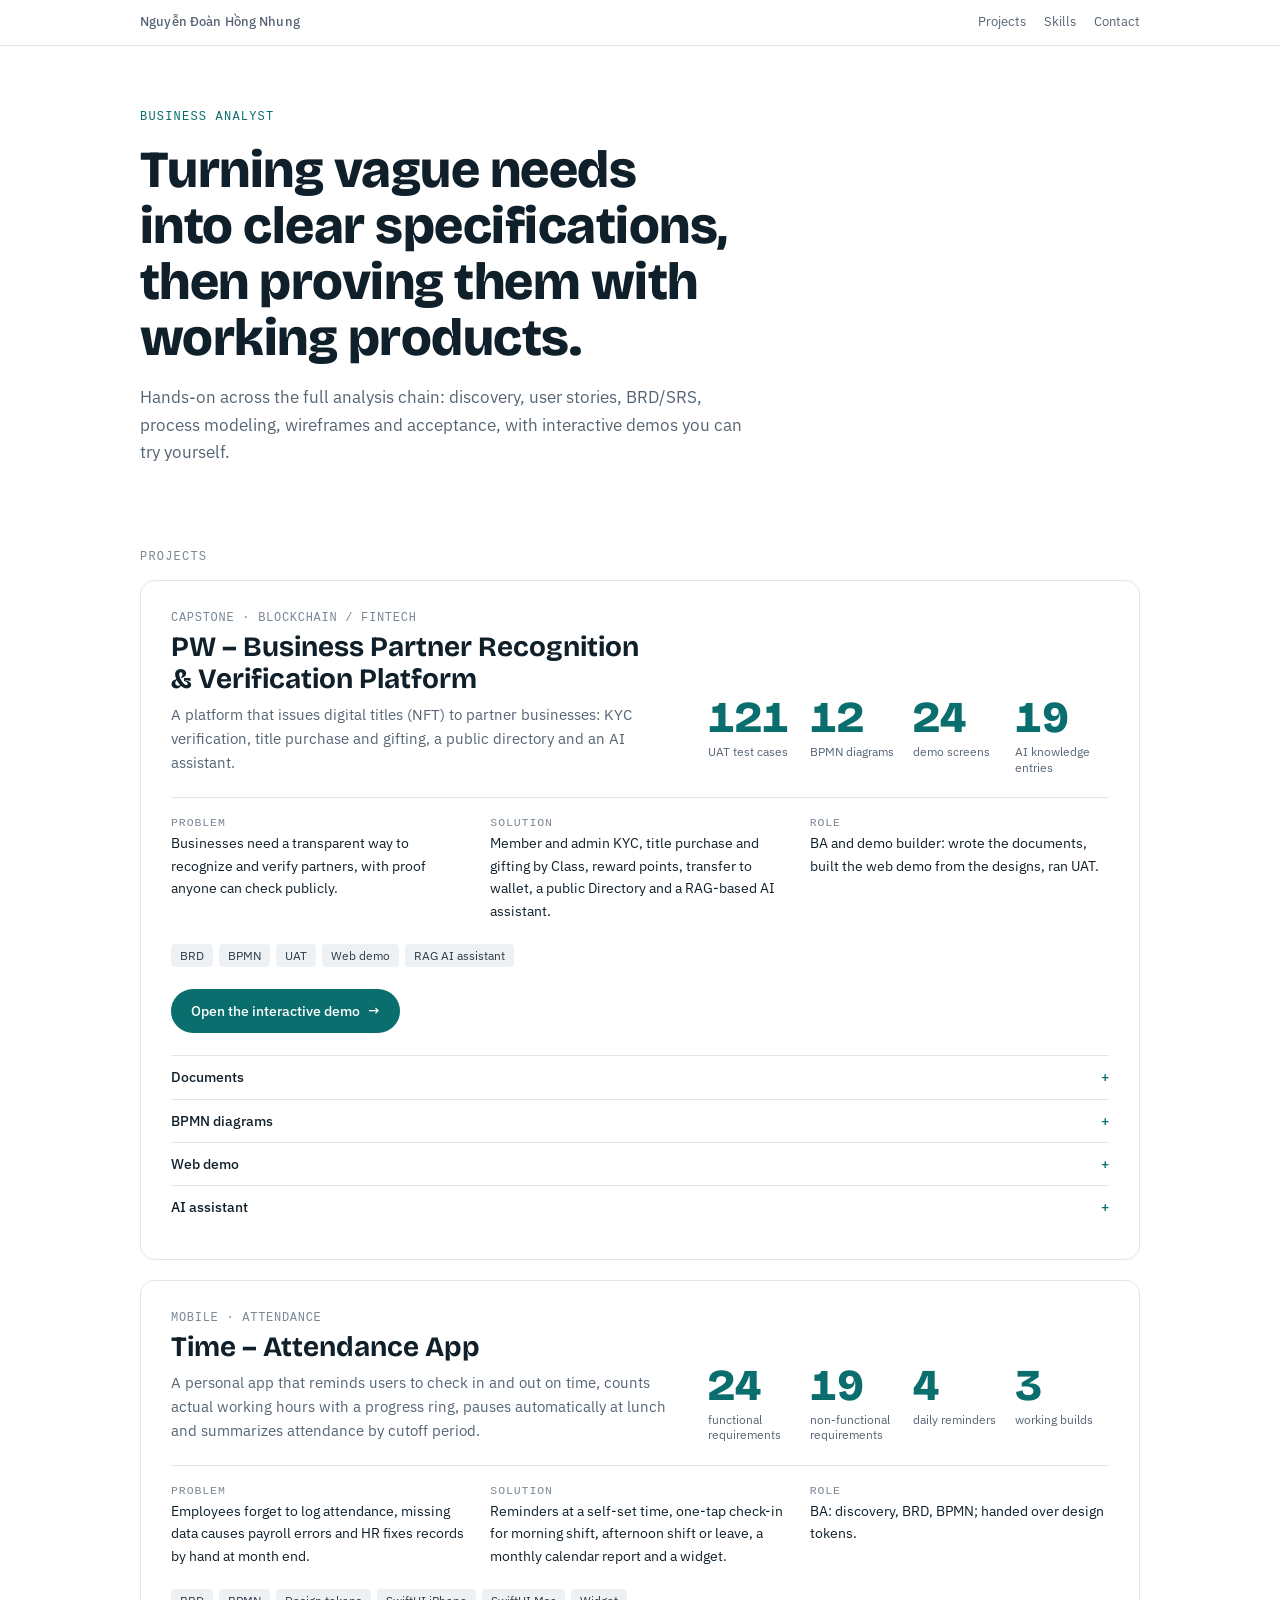
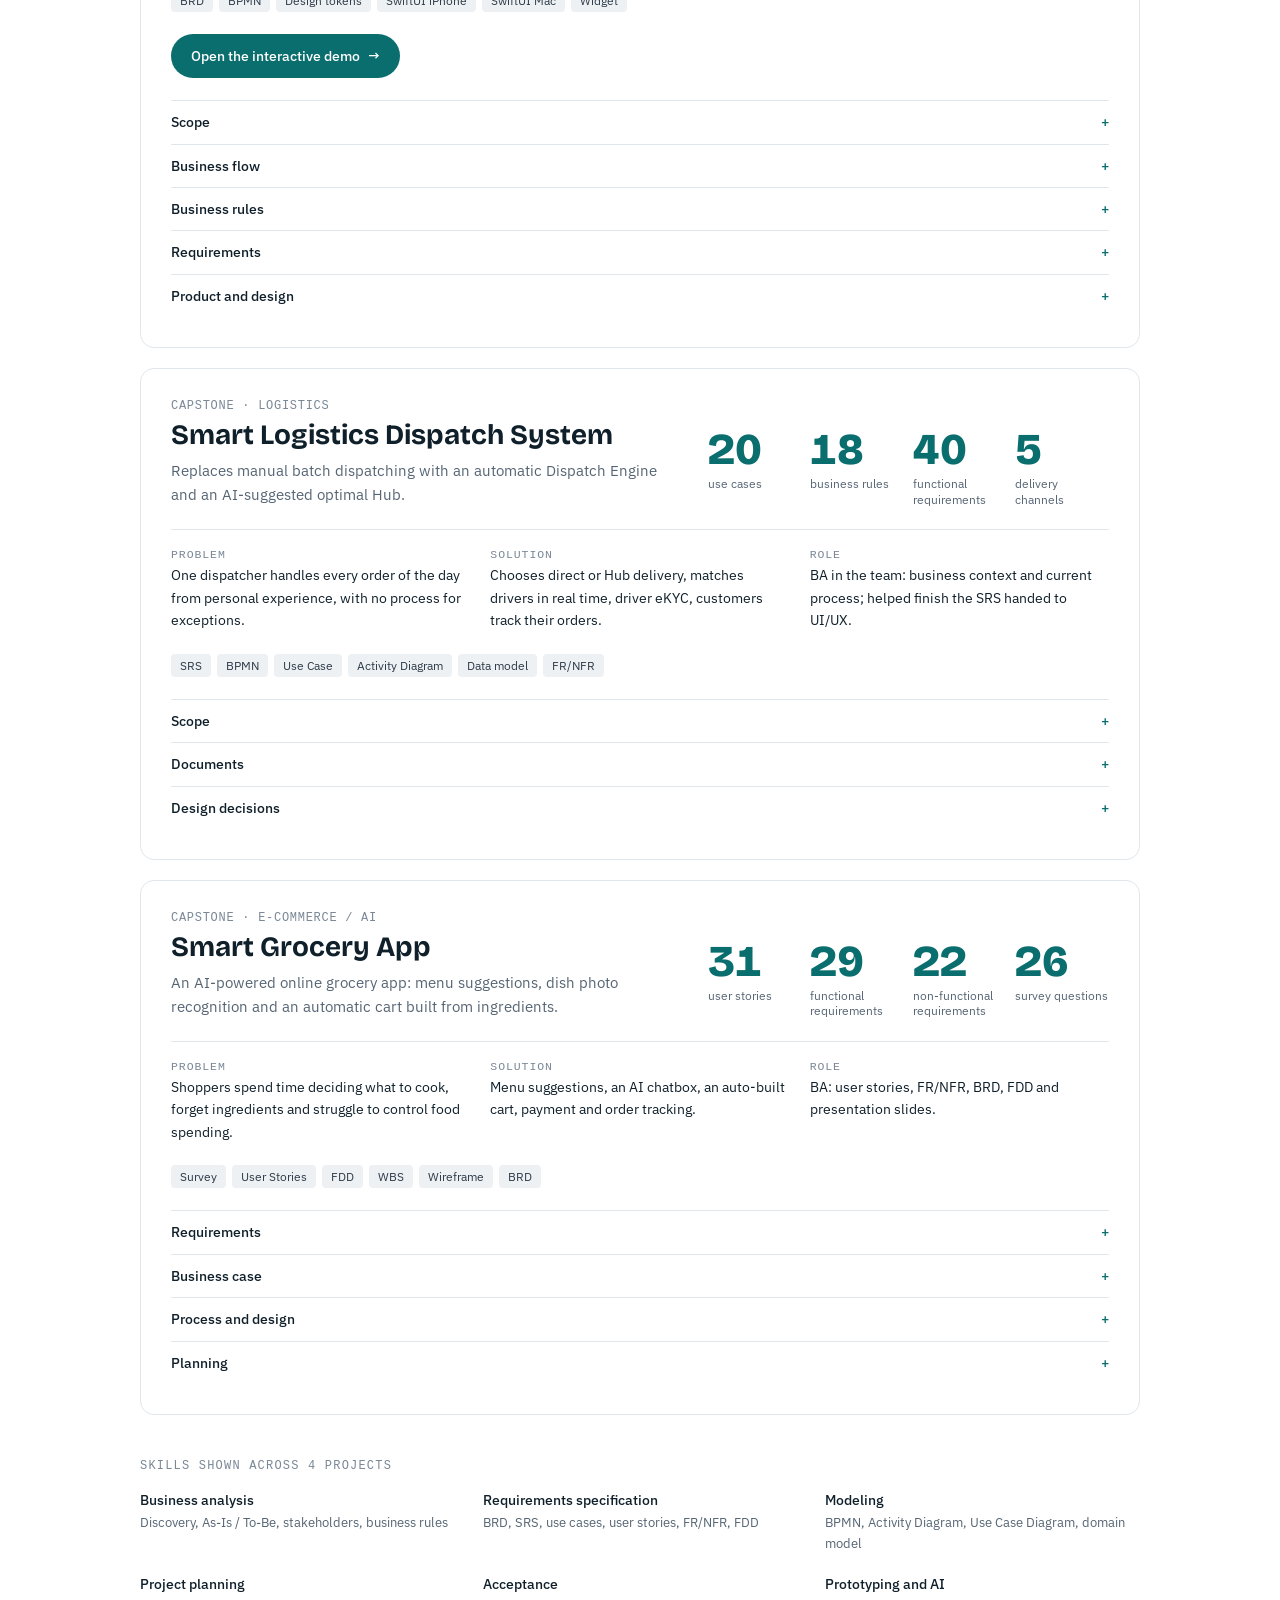
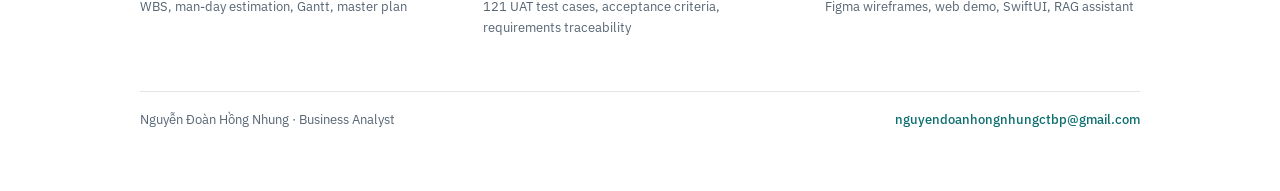
<file: index.html>
<!doctype html>
<html lang="en">
<head>
<meta charset="utf-8">
<meta name="viewport" content="width=device-width,initial-scale=1">
<title>Nguyễn Đoàn Hồng Nhung – Business Analyst | 4-Project Portfolio</title>
<meta name="description" content="Business Analyst portfolio of Nguyễn Đoàn Hồng Nhung: PW Platform, Time (attendance app), Smart Logistics Dispatch System and Smart Grocery App.">
<meta name="theme-color" content="#ffffff">
<meta property="og:type" content="website">
<meta property="og:title" content="Nguyễn Đoàn Hồng Nhung – Business Analyst | 4-Project Portfolio">
<meta property="og:description" content="PW Platform, Time attendance app, Smart Logistics Dispatch System and Smart Grocery App: from discovery and specification to acceptance.">
<meta name="twitter:card" content="summary">
<link rel="icon" href="data:image/svg+xml,%3Csvg xmlns='http://www.w3.org/2000/svg' viewBox='0 0 64 64'%3E%3Crect width='64' height='64' rx='14' fill='%230b6e6e'/%3E%3Ctext x='32' y='44' font-size='34' font-family='sans-serif' font-weight='700' text-anchor='middle' fill='white'%3EN%3C/text%3E%3C/svg%3E">
<link rel="preconnect" href="https://fonts.googleapis.com">
<link rel="preconnect" href="https://fonts.gstatic.com" crossorigin>
<link rel="stylesheet" href="https://fonts.googleapis.com/css2?family=Bricolage+Grotesque:wght@600;700;800&family=IBM+Plex+Sans:wght@400;500&display=swap">
<link rel="stylesheet" href="style.css">
</head>
<body>

<div class="topbar">
  <div class="wrap bar">
    <span class="who">Nguyễn Đoàn Hồng Nhung</span>
    <nav aria-label="Table of contents">
      <a href="#featured">Projects</a>
      <a href="#skills">Skills</a>
      <a href="mailto:nguyendoanhongnhungctbp@gmail.com">Contact</a>
    </nav>
  </div>
</div>

<main class="wrap">

<header class="hero">
  <p class="eyebrow">Business Analyst</p>
  <h1>Turning vague needs into clear specifications, then proving them with working products.</h1>
  <p class="sub">Hands-on across the full analysis chain: discovery, user stories, BRD/SRS, process modeling, wireframes and acceptance, with interactive demos you can try yourself.</p>
</header>

<section id="featured" aria-labelledby="h-featured">
<h2 class="sec" id="h-featured">Projects</h2>

<article class="flag" id="pw">
  <div class="flag-head">
    <div class="flag-title">
      <p class="kind">Capstone · Blockchain / Fintech</p>
      <h3>PW – Business Partner Recognition &amp; Verification Platform</h3>
      <p class="lead">A platform that issues digital titles (NFT) to partner businesses: KYC verification, title purchase and gifting, a public directory and an AI assistant.</p>
    </div>
    <dl class="kpis">
      <div><dt>UAT test cases</dt><dd>121</dd></div>
      <div><dt>BPMN diagrams</dt><dd>12</dd></div>
      <div><dt>demo screens</dt><dd>24</dd></div>
      <div><dt>AI knowledge entries</dt><dd>19</dd></div>
    </dl>
  </div>

  <dl class="facts">
    <div><dt>Problem</dt><dd>Businesses need a transparent way to recognize and verify partners, with proof anyone can check publicly.</dd></div>
    <div><dt>Solution</dt><dd>Member and admin KYC, title purchase and gifting by Class, reward points, transfer to wallet, a public Directory and a RAG-based AI assistant.</dd></div>
    <div><dt>Role</dt><dd>BA and demo builder: wrote the documents, built the web demo from the designs, ran UAT.</dd></div>
  </dl>

  <ul class="tags"><li>BRD</li><li>BPMN</li><li>UAT</li><li>Web demo</li><li>RAG AI assistant</li></ul>

  <a class="cta" href="demo/pw/index.html">Open the interactive demo <span aria-hidden="true">→</span></a>

  <div class="more">
    <details><summary>Documents</summary><ul>
      <li>BRD and use case diagram</li>
      <li>12 BPMN diagrams: As-Is, To-Be and 10 sub-flows (Waitlist, Onboarding, Purchase/Gift, Grant Award, Link Wallet, Transfer, Revoke, Directory, Knowledge Base update, AI Assistant)</li>
      <li>121 UAT test cases, all marked Pass, with a defect log and sign-off sheet</li>
      </ul><p class="doclinks"><a href="docs/pw/PW_BRD.pdf" target="_blank" rel="noopener">BRD ↗</a><a href="docs/pw/PW_Use_Case_Diagram.pdf" target="_blank" rel="noopener">Use case diagram ↗</a><a href="docs/pw/PW_UAT_Checklist.pdf" target="_blank" rel="noopener">UAT checklist ↗</a><a href="docs/pw/PW_UAT_Results.pdf" target="_blank" rel="noopener">UAT results ↗</a></p></details>
    <details><summary>BPMN diagrams</summary><ul>
      <li>As-Is, To-Be and 10 sub-flows, from Waitlist to AI Assistant</li></ul><p class="doclinks"><a href="docs/pw/PW_BPMN_AS-IS.pdf" target="_blank" rel="noopener">As-Is process ↗</a><a href="docs/pw/PW_BPMN_TO-BE.pdf" target="_blank" rel="noopener">To-Be process (all flows) ↗</a><a href="docs/pw/bpmn/D0_Join_Waitlist.pdf" target="_blank" rel="noopener">D0 Join Waitlist ↗</a><a href="docs/pw/bpmn/D1_Onboarding.pdf" target="_blank" rel="noopener">D1 Onboarding ↗</a><a href="docs/pw/bpmn/D2_Purchase_Gift.pdf" target="_blank" rel="noopener">D2 Purchase and Gift ↗</a><a href="docs/pw/bpmn/D3_Grant_Award.pdf" target="_blank" rel="noopener">D3 Grant Award ↗</a><a href="docs/pw/bpmn/D4.1_Link_Wallet.pdf" target="_blank" rel="noopener">D4.1 Link Wallet ↗</a><a href="docs/pw/bpmn/D4.2_Transfer_Title.pdf" target="_blank" rel="noopener">D4.2 Transfer Title ↗</a><a href="docs/pw/bpmn/D5_Revoke.pdf" target="_blank" rel="noopener">D5 Revoke ↗</a><a href="docs/pw/bpmn/D6_Public_Directory.pdf" target="_blank" rel="noopener">D6 Public Directory ↗</a><a href="docs/pw/bpmn/D7.1_Update_Knowledge_Base.pdf" target="_blank" rel="noopener">D7.1 Update Knowledge Base ↗</a><a href="docs/pw/bpmn/D7.2_AI_Assistant.pdf" target="_blank" rel="noopener">D7.2 AI Assistant ↗</a></p></details>
    <details><summary>Web demo</summary><ul>
      <li>Plain HTML/CSS/JS, about 24 screens, built to match the Figma designs</li>
      <li>Closed-loop KYC: member submits, admin approves or rejects, member sees the reason</li>
      <li>Title purchase by Class, 20% year-two discount, 10% reward points, gifting to others</li>
      <li>Custodial and linked wallets, title transfer, Directory of 318 sample entities</li>
      <li>Admin: KYC review, grant award, adjust points, revoke, audit log</li></ul><p class="doclinks"><a href="https://www.figma.com/design/Lj8rJ8k0pFlobH08BTuroM/PW--Copy-" target="_blank" rel="noopener">Screen designs (Figma) ↗</a></p></details>
    <details><summary>AI assistant</summary><ul>
      <li>Chunking, BM25 retrieval, guardrails, live-data tools, answer generation</li>
      <li>19 knowledge entries and a 33-question evaluation set to catch regressions when rules change</li>
      <li>Shows every answering step so viewers can verify the result</li></ul></details>
  </div>
</article>

<article class="flag" id="time">
  <div class="flag-head">
    <div class="flag-title">
      <p class="kind">Mobile · Attendance</p>
      <h3>Time – Attendance App</h3>
      <p class="lead">A personal app that reminds users to check in and out on time, counts actual working hours with a progress ring, pauses automatically at lunch and summarizes attendance by cutoff period.</p>
    </div>
    <dl class="kpis">
      <div><dt>functional requirements</dt><dd>24</dd></div>
      <div><dt>non-functional requirements</dt><dd>19</dd></div>
      <div><dt>daily reminders</dt><dd>4</dd></div>
      <div><dt>working builds</dt><dd>3</dd></div>
    </dl>
  </div>

  <dl class="facts">
    <div><dt>Problem</dt><dd>Employees forget to log attendance, missing data causes payroll errors and HR fixes records by hand at month end.</dd></div>
    <div><dt>Solution</dt><dd>Reminders at a self-set time, one-tap check-in for morning shift, afternoon shift or leave, a monthly calendar report and a widget.</dd></div>
    <div><dt>Role</dt><dd>BA: discovery, BRD, BPMN; handed over design tokens.</dd></div>
  </dl>

  <ul class="tags"><li>BRD</li><li>BPMN</li><li>Design tokens</li><li>SwiftUI iPhone</li><li>SwiftUI Mac</li><li>Widget</li></ul>

  <a class="cta" href="demo/time/index.html">Open the interactive demo <span aria-hidden="true">→</span></a>

  <div class="more">
    <details><summary>Scope</summary><ul>
      <li>Early draft: registration, login, account management and a 9:00 AM reminder</li>
      <li>Final scope: login removed, because it is a personal tool that runs on the device with no server</li>
      <li>Added morning shift (8 hours), afternoon shift (4 hours), leave day, attendance period by cutoff date, CSV import/export and per-day record editing</li>
      <li>Out of scope for phase 1: leave approval, payroll integration, biometric/GPS, team reports, multi-device sync</li>
      <li>Estimated 3 months: design 1, development 1.5, testing 0.5; team of 6 (PM, BA, 2 mobile, BE, tester, UI/UX)</li></ul><p class="doclinks"><a href="docs/time/TimeApp_BRD.pdf#page=1" target="_blank" rel="noopener">BRD ↗</a></p></details>
    <details><summary>Business flow</summary><ol>
      <li>Daily reminder at the configured time (default 08:45), skipped if already checked in</li>
      <li>Choose shift: morning, afternoon or leave</li>
      <li>Morning: counts toward 8 net hours; at 12:00 the ring pauses and turns orange, at 13:00 it resumes</li>
      <li>Afternoon: before 12:00 check-in is disabled with a countdown; from 12:00 it counts 4 net hours</li>
      <li>Leave: records the full day and cancels all reminders for the day</li>
      <li>At 18:00, one reminder if checked in but not checked out</li>
      <li>Check-out: calculates gross and net hours and updates the day status</li></ol><p class="doclinks"><a href="docs/time/TimeApp_BPMN.pdf" target="_blank" rel="noopener">BPMN diagram ↗</a></p></details>
    <details><summary>Business rules</summary><ul>
      <li>Gross hours = check-out minus check-in, used in report, widget and day detail</li>
      <li>Net hours = gross minus 1 hour if check-out is after 13:00 on morning shift, used for the progress ring and shift goal</li>
      <li>Fixed lunch break 12:00–13:00 in phase 1, handled entirely on the device</li>
      <li>4 day statuses: on-time (both in and out), incomplete (one missing), missing (none), leave; weekends and holidays are not counted</li>
      <li>Attendance period by cutoff day 1–28, for example cutoff 26 runs from the 26th of last month to the 25th of this month</li>
      <li>4 reminders: start of day, 1 hour left, shift complete, 18:00; checking out under 4 hours on morning shift needs confirmation</li>
      <li>Profile settings save only when Save is tapped, never automatically</li></ul></details>
    <details><summary>Requirements</summary><ul>
      <li>Functional by group: profile and settings 4, home screen 8, widget 1, reminders 4, report 7</li>
      <li>Report: monthly calendar with colored dots, summary card that filters by status, day detail, record editing, CSV import with conflict handling, CSV export</li>
      <li>Non-functional: performance (check-in under 2 seconds, notifications within 30 seconds), iOS 14+ and Android 10+, accessibility (WCAG AA, 44px touch targets, never color alone), dark mode, local data storage, notification permission, critical bug fix within 24 hours</li></ul></details>
    <details><summary>Product and design</summary><ul>
      <li>iPhone app in SwiftUI: home, report, profile and splash screens</li>
      <li>Interactive web prototype of the app (check-in, lunch pause, reminders, report calendar, profile) built from the BRD, with a simulated clock</li>
      <li>Mac app in SwiftUI with the same logic and widget, sharing data through an App Group</li>
      <li>Notification manager and a local data service behind a protocol, about 7,000 lines of Swift</li>
      <li>Design tokens (primary green, dark green when the goal is reached, light and dark backgrounds)</li></ul><p class="doclinks"></p></details>
  </div>
</article>
<article class="flag" id="logistics">
  <div class="flag-head">
    <div class="flag-title">
      <p class="kind">Capstone · Logistics</p>
      <h3>Smart Logistics Dispatch System</h3>
      <p class="lead">Replaces manual batch dispatching with an automatic Dispatch Engine and an AI-suggested optimal Hub.</p>
    </div>
    <dl class="kpis">
      <div><dt>use cases</dt><dd>20</dd></div>
      <div><dt>business rules</dt><dd>18</dd></div>
      <div><dt>functional requirements</dt><dd>40</dd></div>
      <div><dt>delivery channels</dt><dd>5</dd></div>
    </dl>
  </div>

  <dl class="facts">
    <div><dt>Problem</dt><dd>One dispatcher handles every order of the day from personal experience, with no process for exceptions.</dd></div>
    <div><dt>Solution</dt><dd>Chooses direct or Hub delivery, matches drivers in real time, driver eKYC, customers track their orders.</dd></div>
    <div><dt>Role</dt><dd>BA in the team: business context and current process; helped finish the SRS handed to UI/UX.</dd></div>
  </dl>

  <ul class="tags"><li>SRS</li><li>BPMN</li><li>Use Case</li><li>Activity Diagram</li><li>Data model</li><li>FR/NFR</li></ul>

  <div class="more">
    <details><summary>Scope</summary><ul>
      <li>5 channels: Customer App, Counter Portal, Dispatcher Portal, Driver App, Hub</li>
      <li>Direct and Hub flows: receive, sort, consolidate, dispatch, proof of delivery</li>
      <li>Dispatcher moves from operator to supervisor, handling exceptions only</li>
      <li>6 actors: customer, counter staff, dispatcher, driver, hub staff and the system; shipments can have several pickup points but one drop-off</li>
      <li>Standard and Priority service levels; out of scope: multi-tenant billing, fleet telematics, customs, warehouse management</li></ul><p class="doclinks"><a href="docs/logistics/SLDS_Use_Case_Diagram.pdf" target="_blank" rel="noopener">Use case diagram ↗</a><a href="docs/logistics/SLDS_Use_Case_Description.pdf" target="_blank" rel="noopener">Use case descriptions ↗</a></p></details>
    <details><summary>Documents</summary><ul>
      <li>SRS with 18 business rules, 20 use cases and 40 functional requirements</li>
      <li>Current and proposed business process, use case and activity diagrams, data types</li>
      <li>Screen mapping</li></ul><p class="doclinks"><a href="docs/logistics/SLDS_Business_Process_Current.pdf" target="_blank" rel="noopener">Current process ↗</a><a href="docs/logistics/SLDS_Business_Process_Proposed.pdf" target="_blank" rel="noopener">Proposed process ↗</a><a href="docs/logistics/SLDS_Activity_Diagram.pdf" target="_blank" rel="noopener">Activity diagram ↗</a><a href="docs/logistics/SLDS_Data_Types.pdf" target="_blank" rel="noopener">Data types ↗</a><a href="docs/logistics/SLDS_FR_NFR.pdf" target="_blank" rel="noopener">FR &amp; NFR ↗</a><a href="https://face-id-scan-verify.lovable.app/" target="_blank" rel="noopener">Prototype ↗</a></p></details>
    <details><summary>Design decisions</summary><ul>
      <li>Every AI suggestion has a non-AI fallback so order handling never stops</li>
      <li>Driver identity verified by eKYC before taking orders</li>
      <li>Reassignment flow when a driver rejects or cancels, instead of leaving the order stuck</li></ul><p class="doclinks"><a href="docs/logistics/SLDS_SRS.pdf" target="_blank" rel="noopener">SRS ↗</a></p></details>
  </div>
</article>

<article class="flag" id="grocery">
  <div class="flag-head">
    <div class="flag-title">
      <p class="kind">Capstone · E-commerce / AI</p>
      <h3>Smart Grocery App</h3>
      <p class="lead">An AI-powered online grocery app: menu suggestions, dish photo recognition and an automatic cart built from ingredients.</p>
    </div>
    <dl class="kpis">
      <div><dt>user stories</dt><dd>31</dd></div>
      <div><dt>functional requirements</dt><dd>29</dd></div>
      <div><dt>non-functional requirements</dt><dd>22</dd></div>
      <div><dt>survey questions</dt><dd>26</dd></div>
    </dl>
  </div>

  <dl class="facts">
    <div><dt>Problem</dt><dd>Shoppers spend time deciding what to cook, forget ingredients and struggle to control food spending.</dd></div>
    <div><dt>Solution</dt><dd>Menu suggestions, an AI chatbox, an auto-built cart, payment and order tracking.</dd></div>
    <div><dt>Role</dt><dd>BA: user stories, FR/NFR, BRD, FDD and presentation slides.</dd></div>
  </dl>

  <ul class="tags"><li>Survey</li><li>User Stories</li><li>FDD</li><li>WBS</li><li>Wireframe</li><li>BRD</li></ul>

  <div class="more">
    <details><summary>Requirements</summary><ul>
      <li>31 user stories in 5 epics: account, products, ordering and payment, menu suggestion, AI chatbox</li>
      <li>29 functional requirements with priorities; 22 non-functional (performance, security, PCI-DSS, WCAG)</li></ul><p class="doclinks"><a href="https://drive.google.com/file/d/1X_LprOxxig6z9ANkVWEJ7axU12PDx2Hz/view?usp=sharing" target="_blank" rel="noopener">FDD ↗</a><a href="docs/grocery/SmartGrocery_Survey.pdf" target="_blank" rel="noopener">Survey results ↗</a></p></details>
    <details><summary>Business case</summary><ul>
      <li>5 business drivers: clear market demand, solving "what to eat today", higher average order value, AI as a differentiator, lower operating cost</li>
      <li>In scope: account, products and promotions, ordering and payment, menu suggestion, AI chatbox</li>
      <li>Out of scope: warehouse administration, revenue reports, automatic driver assignment</li></ul></details>
    <details><summary>Process and design</summary><ul>
      <li>Current process: from craving to cooking, with manual recipe search and shopping trips</li>
      <li>Proposed process: three ways in (search, system suggestion, ask the AI) leading to one cart</li>
      <li>Wireframes designed in Figma</li></ul><p class="doclinks"><a href="https://drive.google.com/file/d/158OUcZKZL_SP_Wj26N3z8B_wNfun-8D4/view?usp=sharing" target="_blank" rel="noopener">Current process ↗</a><a href="https://drive.google.com/file/d/1TjK1YMbFUhLxEgh4JtUCmFcQYfIMfYij/view?usp=sharing" target="_blank" rel="noopener">Proposed process ↗</a><a href="https://www.figma.com/design/mHmwLtSC3hltcUCZiIpzP6/Nh%C3%B3m-3---Smart-Grocery-App?node-id=0-1" target="_blank" rel="noopener">Wireframe (Figma) ↗</a></p></details>
    <details><summary>Planning</summary><ul>
      <li>WBS with man-day estimates by role, 12-week Gantt</li>
      <li>Team: PM, BA, front-end, 2 back-end, 2 Flutter, tester, UI/UX</li>
      <li>Planned team of 9, 6 months</li></ul></details>
  </div>

</article>
</section>



<section id="skills" aria-labelledby="h-skills">
<h2 class="sec" id="h-skills">Skills shown across 4 projects</h2>
<dl class="skills">
  <div><dt>Business analysis</dt><dd>Discovery, As-Is / To-Be, stakeholders, business rules</dd></div>
  <div><dt>Requirements specification</dt><dd>BRD, SRS, use cases, user stories, FR/NFR, FDD</dd></div>
  <div><dt>Modeling</dt><dd>BPMN, Activity Diagram, Use Case Diagram, domain model</dd></div>
  <div><dt>Project planning</dt><dd>WBS, man-day estimation, Gantt, master plan</dd></div>
  <div><dt>Acceptance</dt><dd>121 UAT test cases, acceptance criteria, requirements traceability</dd></div>
  <div><dt>Prototyping and AI</dt><dd>Figma wireframes, web demo, SwiftUI, RAG assistant</dd></div>
</dl>
</section>

<footer>
  <span>Nguyễn Đoàn Hồng Nhung · Business Analyst</span>
  <a href="mailto:nguyendoanhongnhungctbp@gmail.com">nguyendoanhongnhungctbp@gmail.com</a>
</footer>
</main>

</body>
</html>
</file>
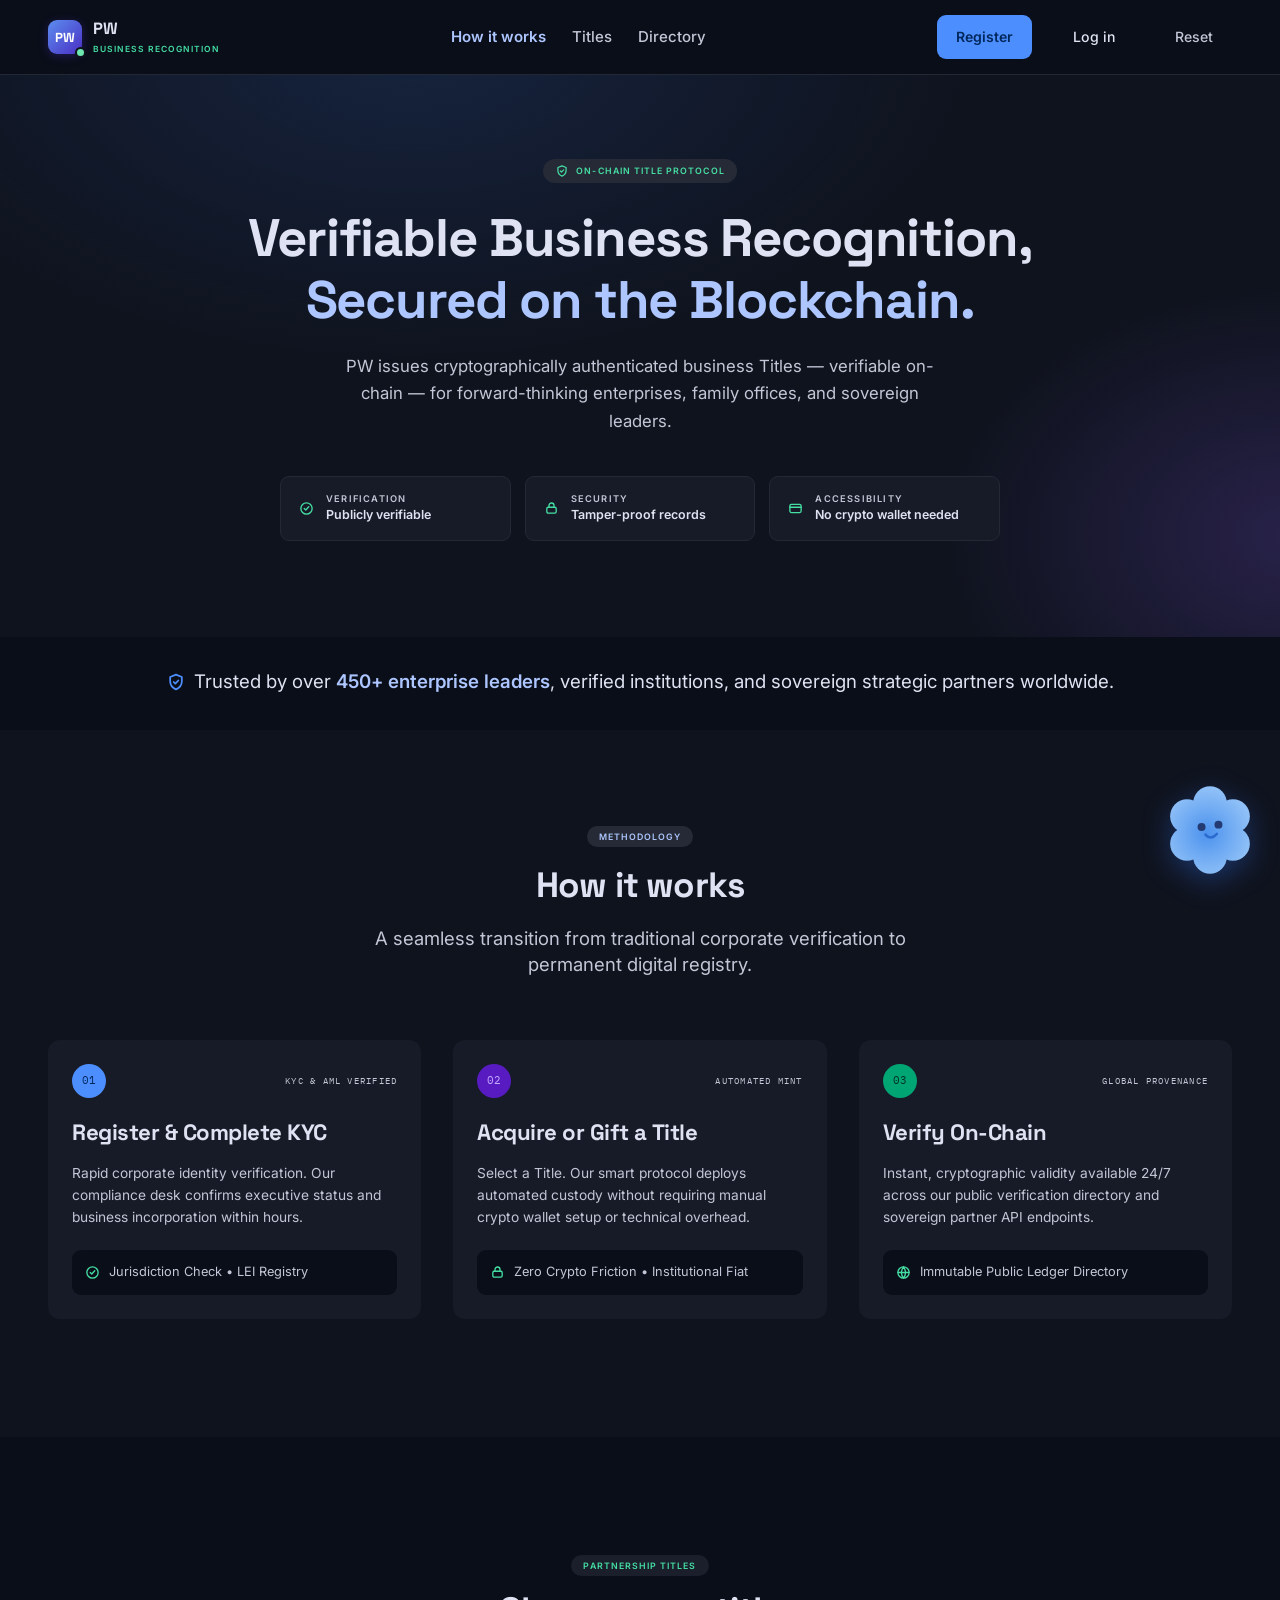
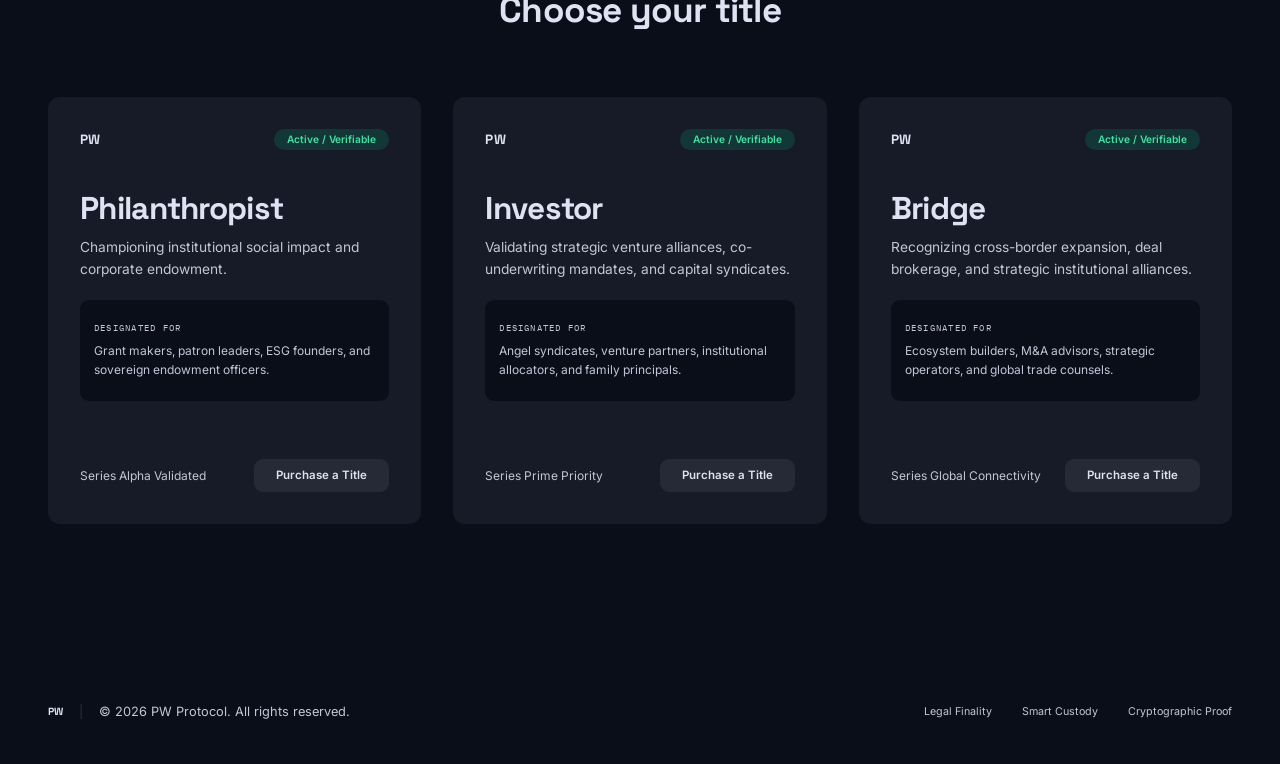
<file: demo/pw/index.html>
<!DOCTYPE html>
<html lang="en">
<head>
  <meta charset="UTF-8">
  <meta name="viewport" content="width=device-width, initial-scale=1">
  <title>PW — Verifiable Business Recognition</title>
  <meta name="description" content="PW issues cryptographically authenticated business Titles, verifiable on-chain, for enterprises, family offices, and sovereign leaders.">
  <link rel="preconnect" href="https://fonts.googleapis.com">
  <link rel="preconnect" href="https://fonts.gstatic.com" crossorigin>
  <link rel="stylesheet" href="https://fonts.googleapis.com/css2?family=IBM+Plex+Mono:wght@400;500&family=Inter:wght@400;500;600&family=Space+Grotesk:wght@500;600;700&display=swap">
  <link rel="stylesheet" href="css/style.css">
  <link rel="stylesheet" href="css/assistant.css">
</head>
<body>
  <div id="app"></div>

  <script src="js/data.js"></script>
  <script src="js/account.js"></script>
  <script src="js/app.js"></script>
  <script src="js/kb.js"></script>
  <script src="js/assistant.js"></script>
</body>
</html>
</file>
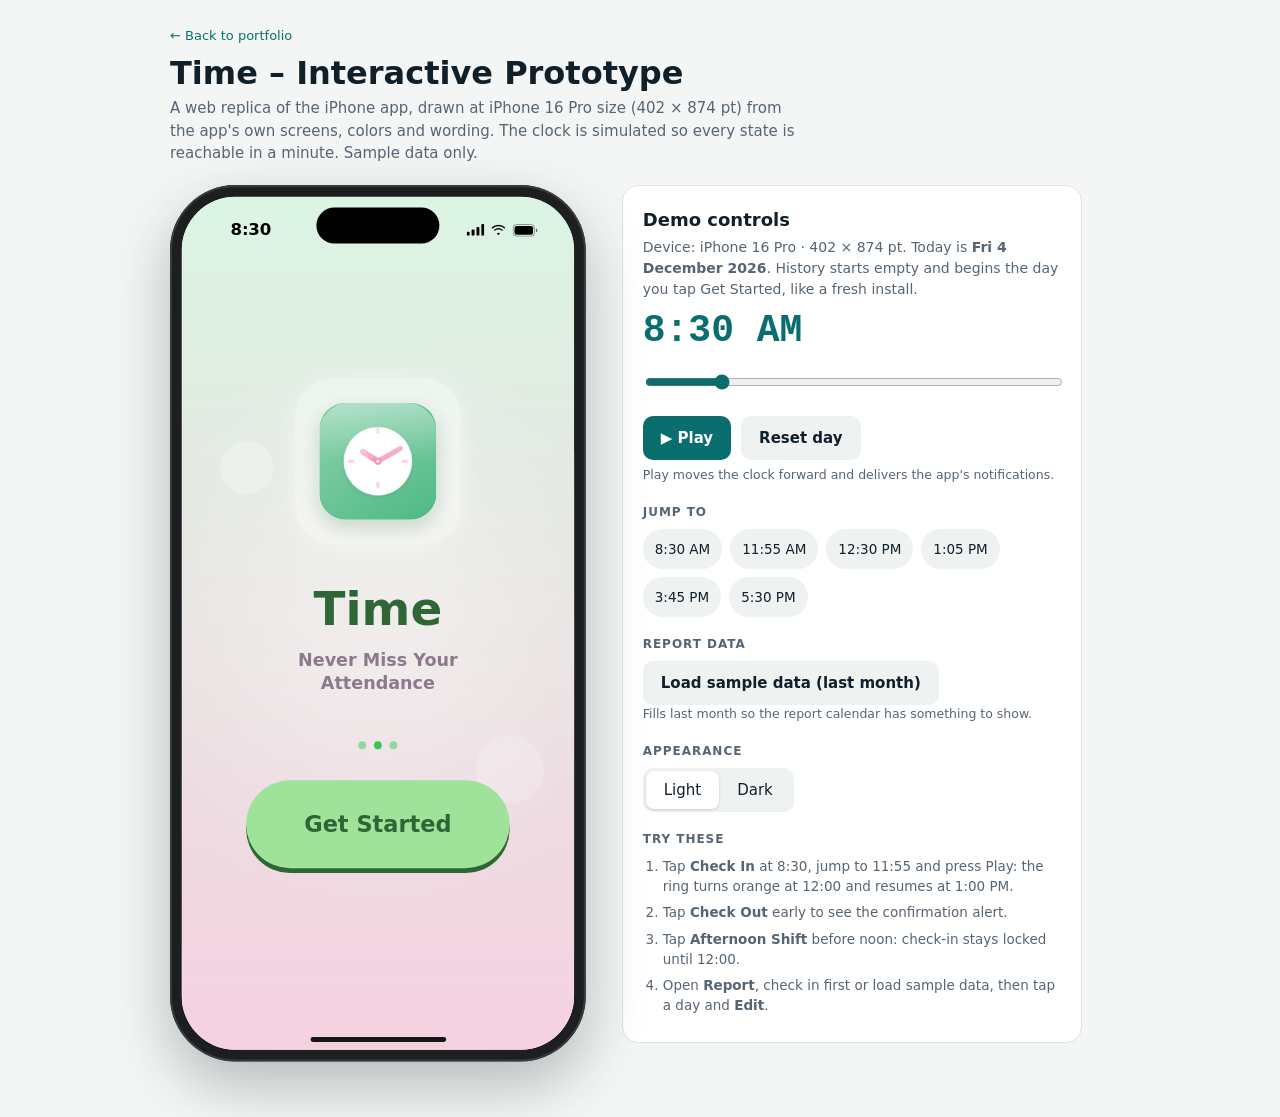
<file: demo/time/index.html>
<!doctype html>
<html lang="en">
<head>
<meta charset="utf-8">
<meta name="viewport" content="width=device-width,initial-scale=1">
<title>Time – Interactive Prototype</title>
<meta name="description" content="Interactive web prototype of the Time attendance app on an iPhone 16 Pro screen: check-in, lunch pause, report calendar and profile settings.">
<link rel="icon" href="logo.png">
<link rel="stylesheet" href="style.css">
</head>
<body>

<header class="page-head">
  <a class="back" href="../../index.html#time">← Back to portfolio</a>
  <h1>Time – Interactive Prototype</h1>
  <p>A web replica of the iPhone app, drawn at iPhone 16 Pro size (402 × 874 pt) from the app's own screens, colors and wording. The clock is simulated so every state is reachable in a minute. Sample data only.</p>
</header>

<main class="stage">

  <div class="device-wrap" id="deviceWrap">
    <div class="device" id="device" data-theme="light">
      <div class="glass" id="glass">

        <div class="statusbar" aria-hidden="true">
          <span class="sb-time" id="sbTime">9:41</span>
          <span class="sb-right">
            <svg width="18" height="12" viewBox="0 0 18 12"><rect x="0" y="8" width="3" height="4" rx="1"/><rect x="5" y="5.5" width="3" height="6.5" rx="1"/><rect x="10" y="3" width="3" height="9" rx="1"/><rect x="15" y="0" width="3" height="12" rx="1"/></svg>
            <svg width="17" height="12" viewBox="0 0 17 12"><path d="M8.5 2.3c2.3 0 4.4.9 6 2.4l1-1.1A10.4 10.4 0 0 0 8.5.8 10.4 10.4 0 0 0 1.500 3.600l1 1.100a8.900 8.900 0 0 1 6-2.400zm0 3.400c1.400 0 2.700.5 3.700 1.400l1-1.100a7.400 7.400 0 0 0-9.400 0l1 1.100c1-.9 2.300-1.400 3.700-1.400zm0 3.300c.6 0 1.200.2 1.600.6L8.500 11.500 6.900 9.600c.4-.4 1-.6 1.600-.6z"/></svg>
            <svg width="27" height="13" viewBox="0 0 27 13"><rect x=".5" y=".5" width="22" height="12" rx="3.800" fill="none" stroke="currentColor" opacity=".4"/><rect x="2" y="2" width="19" height="9" rx="2.400"/><path d="M24 4.500v4c.8-.3 1.500-1.100 1.500-2s-.7-1.700-1.500-2z" opacity=".5"/></svg>
          </span>
        </div>
        <div class="island" aria-hidden="true"></div>

        <div id="splash" class="splash"></div>

        <div class="screen" id="screen-home" data-top="78"></div>
        <div class="screen" id="screen-report" data-top="62" hidden></div>
        <div class="screen" id="screen-profile" data-top="70" hidden></div>

        <nav class="tabbar" id="tabbar" aria-label="Main tabs">
          <button class="tab on" data-tab="home"><svg viewBox="0 0 24 24"><path d="M12 2.800 2.500 11h2.700v9.200h5.300v-6h3v6h5.300V11h2.700z"/></svg><span>Home</span></button>
          <button class="tab" data-tab="report"><svg viewBox="0 0 24 24"><path d="M3 20.500V11h4.600v9.500zm6.700 0V3.500h4.600v17zm6.700 0V8.500H21v12z"/></svg><span>Report</span></button>
          <button class="tab" data-tab="profile"><svg viewBox="0 0 24 24"><circle cx="12" cy="7.500" r="4.700"/><path d="M3.200 21c0-4.600 3.900-7.700 8.800-7.700s8.800 3.100 8.800 7.700z"/></svg><span>Profile</span></button>
        </nav>

        <div class="homebar" aria-hidden="true"></div>
        <div id="toasts" class="toasts" aria-live="polite"></div>
        <div class="overlay" id="overlay" hidden></div>
      </div>
    </div>
  </div>

  <aside class="panel" aria-label="Demo controls">
    <h2>Demo controls</h2>
    <p class="muted">Device: iPhone 16 Pro · 402 × 874 pt. Today is <b id="todayLabel"></b>. History starts empty and begins the day you tap Get Started, like a fresh install.</p>

    <div class="clock" id="clock">8:30 AM</div>
    <input type="range" id="slider" min="360" max="1230" step="1" value="510" aria-label="Simulated time">
    <div class="row">
      <button class="btn" id="play">▶ Play</button>
      <button class="btn ghost" id="reset">Reset day</button>
    </div>
    <p class="muted small">Play moves the clock forward and delivers the app's notifications.</p>

    <h3>Jump to</h3>
    <div class="chips" id="presets"></div>

    <h3>Report data</h3>
    <button class="btn ghost" id="sample">Load sample data (last month)</button>
    <p class="muted small">Fills last month so the report calendar has something to show.</p>

    <h3>Appearance</h3>
    <div class="seg" role="group" aria-label="Appearance">
      <button id="th-light" class="on">Light</button><button id="th-dark">Dark</button>
    </div>

    <h3>Try these</h3>
    <ol class="try">
      <li>Tap <b>Check In</b> at 8:30, jump to 11:55 and press Play: the ring turns orange at 12:00 and resumes at 1:00 PM.</li>
      <li>Tap <b>Check Out</b> early to see the confirmation alert.</li>
      <li>Tap <b>Afternoon Shift</b> before noon: check-in stays locked until 12:00.</li>
      <li>Open <b>Report</b>, check in first or load sample data, then tap a day and <b>Edit</b>.</li>
    </ol>
  </aside>
</main>

<script src="app.js"></script>
</body>
</html>
</file>
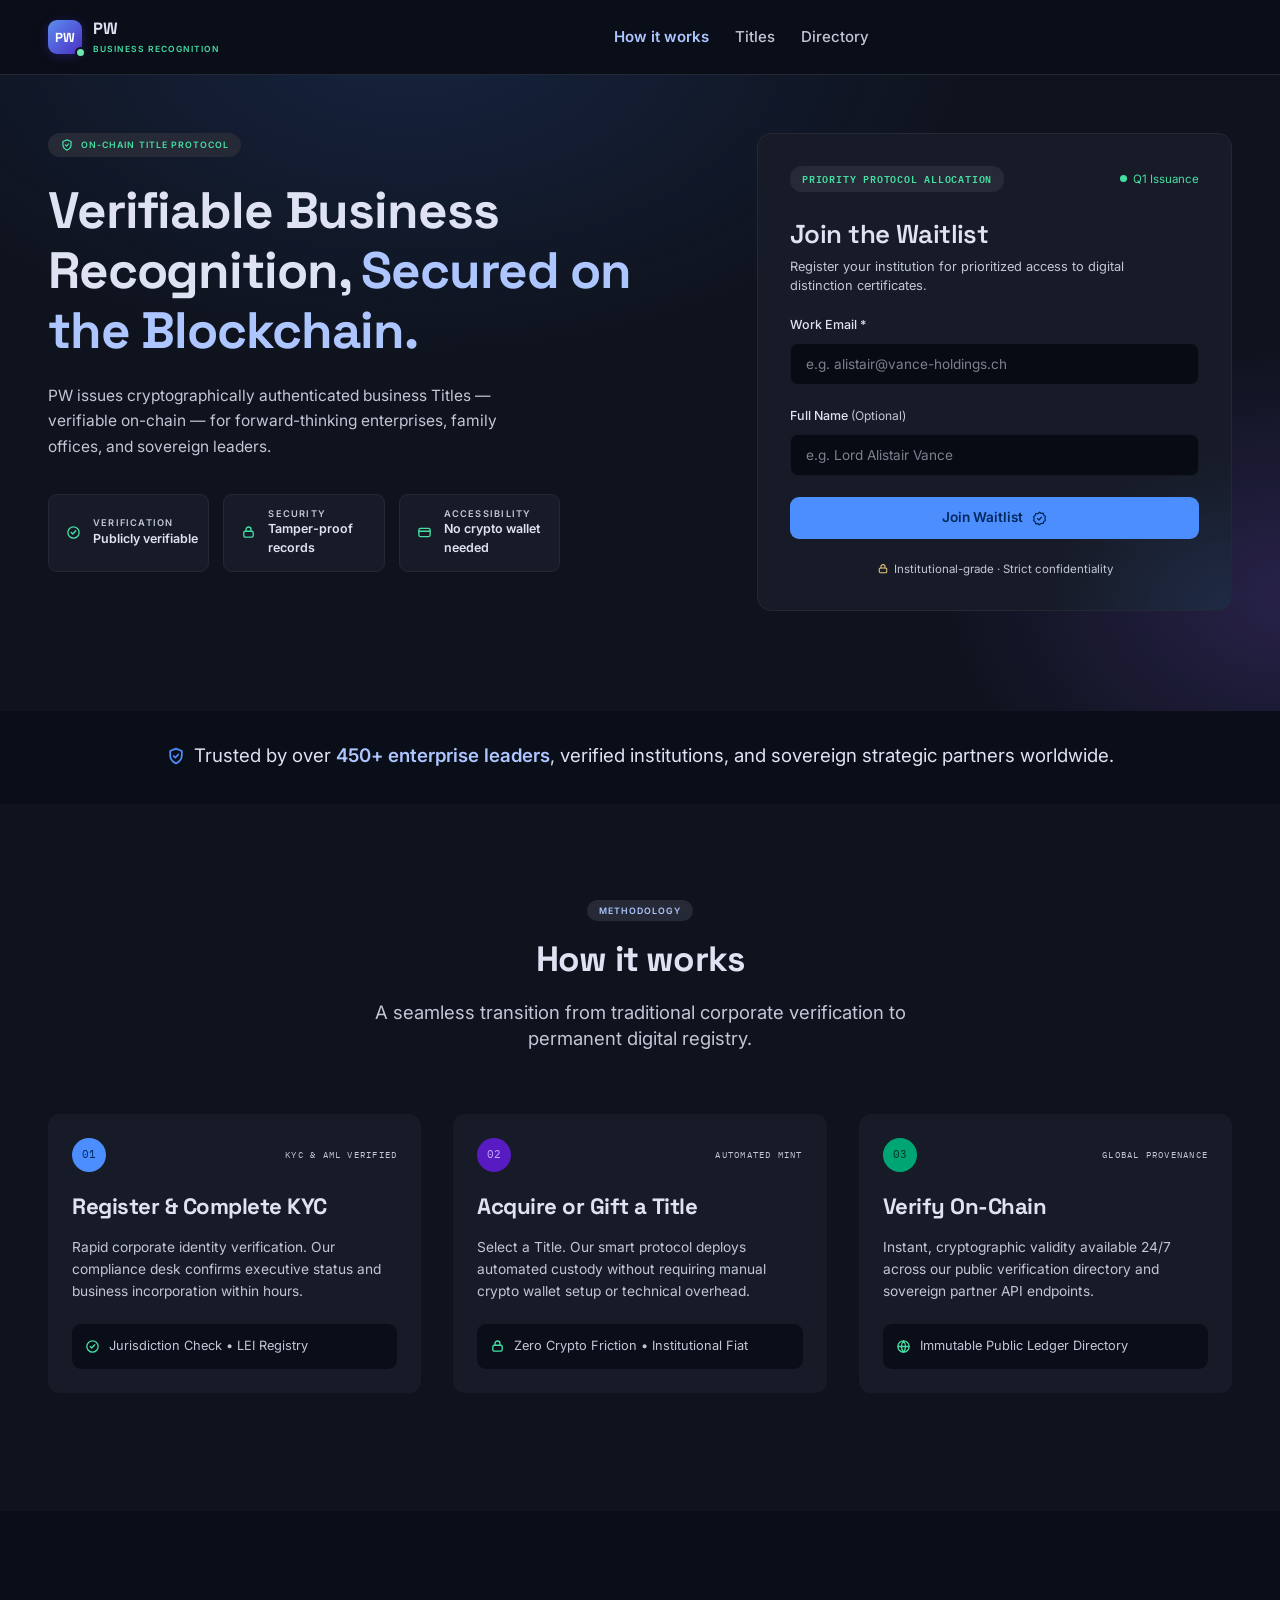
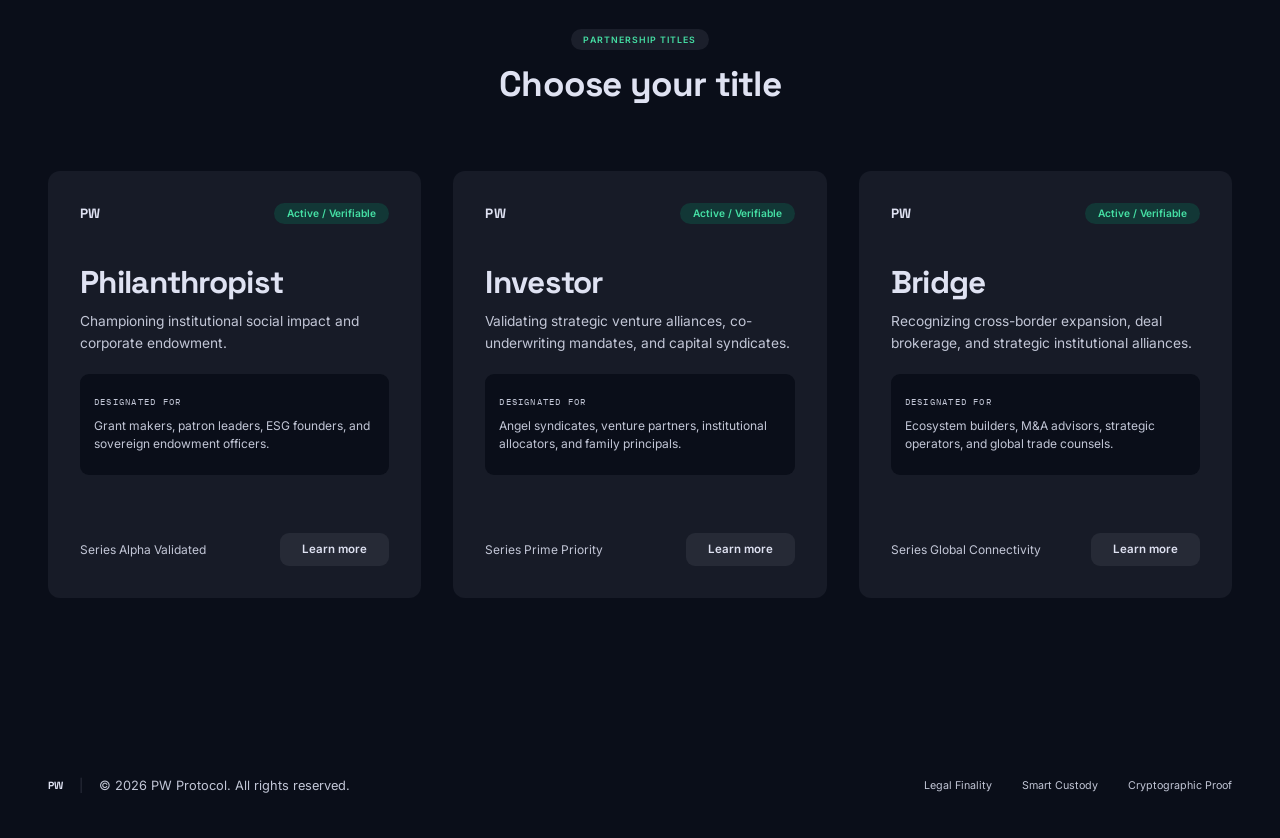
<file: demo/pw/waitlist.html>
<!DOCTYPE html>
<html lang="en">
<head>
  <meta charset="UTF-8">
  <meta name="viewport" content="width=device-width, initial-scale=1">
  <title>PW — Join the Waitlist</title>
  <meta name="description" content="Register your institution for prioritized access to PW business Titles, verifiable on-chain.">
  <link rel="preconnect" href="https://fonts.googleapis.com">
  <link rel="preconnect" href="https://fonts.gstatic.com" crossorigin>
  <link rel="stylesheet" href="https://fonts.googleapis.com/css2?family=IBM+Plex+Mono:wght@400;500&family=Inter:wght@400;500;600&family=Space+Grotesk:wght@500;600;700&display=swap">
  <link rel="stylesheet" href="css/style.css">
  <link rel="stylesheet" href="css/waitlist.css">
</head>
<body>
  <div id="app"></div>

  <!-- Trang chờ khi web chưa mở onboard. Dùng chung data.js và các khối landing của app.js (app.js không tự chạy ở đây). -->
  <script>window.PW_WAITLIST_PAGE = true;</script>
  <script src="js/data.js"></script>
  <script src="js/account.js"></script>
  <script src="js/app.js"></script>
  <script src="js/waitlist.js"></script>
</body>
</html>
</file>
<file: style.css>
/* Thứ bậc: hero lớn > tên dự án > số liệu nổi bật > mô tả > chi tiết thu gọn (nhỏ, xám). Nền trắng. */
:root{
  --bg:#ffffff;--soft:#f6f8f9;--on-accent:#ffffff;
  --fg:#10202b;--mute:#566574;--faint:#7a8896;--line:#e1e6ea;
  --accent:#0b6e6e;--accent-soft:#e0f0ef;--tag:#eef1f4;--tagfg:#2d3b48;
  --f-display:"Bricolage Grotesque","Segoe UI",system-ui,sans-serif;
  --f-body:"IBM Plex Sans","Segoe UI",system-ui,sans-serif;
  --f-mono:ui-monospace,"SF Mono",Menlo,Consolas,monospace;
}
*{box-sizing:border-box}
html{scroll-behavior:smooth;scroll-padding-top:64px}
body{margin:0;background:var(--bg);color:var(--fg);font:15px/1.6 var(--f-body)}
.wrap{max-width:1040px;margin:0 auto;padding-inline:20px}
main.wrap{padding-block:8px 56px}

/* thanh trên: tên nhỏ, điều hướng nhỏ */
.topbar{position:sticky;top:0;z-index:5;background:rgba(255,255,255,.94);backdrop-filter:blur(6px);border-bottom:1px solid var(--line)}
.bar{display:flex;justify-content:space-between;align-items:center;gap:12px;padding-block:12px}
.who{font-size:13px;font-weight:500;color:var(--mute);letter-spacing:.01em}
.bar nav{display:flex;gap:18px;flex-wrap:wrap}
.bar a{font-size:13px;color:var(--mute);text-decoration:none}
.bar a:hover{color:var(--accent)}
a:focus-visible,summary:focus-visible{outline:2px solid var(--accent);outline-offset:2px;border-radius:3px}

/* hero */
.hero{padding-block:56px 40px;display:grid;gap:18px}
.eyebrow{margin:0;font:500 12px var(--f-mono);letter-spacing:.1em;text-transform:uppercase;color:var(--accent)}
h1{margin:0;font:800 clamp(30px,5.2vw,52px)/1.08 var(--f-display);letter-spacing:-.01em;max-width:22ch;text-wrap:balance}
.sub{margin:0;max-width:62ch;font-size:17px;color:var(--mute)}

/* tiêu đề mục: nhỏ, kín đáo */
.sec{margin:44px 0 16px;font:500 12px var(--f-mono);letter-spacing:.1em;text-transform:uppercase;color:var(--faint)}

.kind{margin:0 0 6px;font:500 12px var(--f-mono);letter-spacing:.06em;text-transform:uppercase;color:var(--faint)}
h3{margin:0;font:700 clamp(22px,3vw,28px)/1.15 var(--f-display);text-wrap:balance}
.lead{margin:8px 0 0;color:var(--mute);max-width:60ch}

/* dự án nổi bật */
.flag{border:1px solid var(--line);border-radius:14px;padding:clamp(18px,3vw,30px);margin-bottom:20px;display:grid;gap:22px;min-width:0}
.flag-head{display:grid;grid-template-columns:minmax(0,1.25fr) minmax(0,1fr);gap:24px 36px;align-items:end}
@media(max-width:820px){.flag-head{grid-template-columns:minmax(0,1fr)}}
.kpis{display:grid;grid-template-columns:repeat(4,minmax(0,1fr));gap:8px;margin:0;align-items:start}
.kpis div{display:grid;grid-template-rows:auto 1fr;align-content:start;gap:4px}
.kpis dd{order:-1}
.kpis dd{margin:0;font:800 clamp(30px,4.4vw,44px)/1 var(--f-display);color:var(--accent);font-variant-numeric:tabular-nums}
.kpis dt{font-size:12px;line-height:1.3;color:var(--mute)}
@media(max-width:460px){.kpis{grid-template-columns:repeat(2,minmax(0,1fr));gap:14px}}

/* vấn đề / giải pháp / vai trò */
.facts{display:grid;grid-template-columns:repeat(3,minmax(0,1fr));gap:20px;margin:0;padding-top:18px;border-top:1px solid var(--line)}
@media(max-width:820px){.facts{grid-template-columns:minmax(0,1fr);gap:12px}}
.facts dt{font:500 11.5px var(--f-mono);letter-spacing:.08em;text-transform:uppercase;color:var(--faint);margin-bottom:3px}
.facts dd{margin:0;font-size:14px;color:var(--fg)}

.tags{display:flex;flex-wrap:wrap;gap:6px;margin:0;padding:0;list-style:none}
.tags li{background:var(--tag);color:var(--tagfg);border-radius:4px;padding:2px 9px;font-size:12px}

/* chi tiết thu gọn: nhỏ, xám */
.more{display:grid;grid-template-columns:minmax(0,1fr)}
details{border-top:1px solid var(--line);padding-block:10px}
summary{cursor:pointer;font-size:14px;font-weight:500;color:var(--fg);list-style:none;display:flex;justify-content:space-between;gap:12px}
summary::-webkit-details-marker{display:none}
summary::after{content:"+";color:var(--accent);font-weight:500}
details[open] summary::after{content:"−"}
summary:hover{color:var(--accent)}
details ul,details ol{max-width:82ch;margin:10px 0 2px;padding-left:18px;font-size:13.5px;color:var(--mute)}
details li{margin:4px 0}


/* kỹ năng: một dải mảnh */
.skills{display:grid;grid-template-columns:repeat(3,minmax(0,1fr));gap:18px 28px;margin:0}
@media(max-width:820px){.skills{grid-template-columns:repeat(2,minmax(0,1fr))}}
@media(max-width:480px){.skills{grid-template-columns:minmax(0,1fr)}}
.skills dt{font-size:14px;font-weight:500}
.skills dd{margin:2px 0 0;font-size:13px;color:var(--mute)}

footer{margin-top:52px;padding-top:18px;border-top:1px solid var(--line);display:flex;flex-wrap:wrap;justify-content:space-between;gap:6px 20px;font-size:13px;color:var(--mute)}
footer a{color:var(--accent);text-decoration:none;font-weight:500}
footer a:hover{text-decoration:underline}

@media(max-width:560px){.bar nav a:not(:last-child){display:none}.who{font-size:12.5px}}

/* link tài liệu theo từng mục */
.doclinks{display:flex;flex-wrap:wrap;gap:6px 16px;margin:10px 0 4px;font-size:13px}
.doclinks a{color:var(--accent);font-weight:500;text-decoration:none;border-bottom:1px solid var(--accent-soft)}
.doclinks a:hover{border-bottom-color:var(--accent)}

/* nút mở demo */
.cta{justify-self:start;display:inline-flex;align-items:center;gap:8px;min-height:44px;padding:0 20px;border-radius:999px;background:var(--accent);color:var(--on-accent);font-weight:500;font-size:14px;text-decoration:none}
.cta:hover{filter:brightness(1.1)}
</file>
<file: demo/pw/css/style.css>
/* ============================================================
   PW — Landing page
   Thiết kế cam kết một giao diện tối duy nhất (theo bản mockup),
   nên không có biến thể sáng. Mọi màu đều khai báo tường minh.
   ============================================================ */

:root {
  /* Nền — thiết kế chỉ dùng hai mức sâu, xen kẽ giữa các dải */
  --bg:        #0f131e;  /* hero + dải "How it works" */
  --bg-deep:   #0a0e19;  /* nav, dải tín nhiệm, "Choose your title", footer */

  /* Bề mặt nổi */
  --card:      #171b27;
  --card-in:   #0a0e19;  /* hộp lồng bên trong thẻ */
  --raise:     #1b1f2b;  /* nút viền, nhãn "Partnership titles" */
  --raise-hi:  #262a36;  /* nhãn hero/"Methodology", nút "Purchase a Title" */
  --line:      #242835;
  --line-hi:   #2d313d;

  /* Chữ */
  --ink:       #dfe2f2;
  --ink-2:     #c2c6d6;
  --ink-3:     #8b8f9d;  /* chỉ dùng cho tên đối tác ở dải tín nhiệm */

  /* Xanh dương — hành động chính */
  --blue:      #4d8eff;
  --blue-hi:   #6ba1ff;
  --blue-ink:  #00285d;  /* chữ trên nền xanh đặc — thiết kế dùng navy, không dùng trắng */
  --blue-soft: #adc6ff;  /* nửa sau của tiêu đề hero, liên kết, mã hash */

  /* Xanh lá — trạng thái đã xác thực */
  --green:     #45dfa4;
  --green-deep:#00a574;  /* huy hiệu bước 03 */
  --green-ink: #003120;  /* chữ trên huy hiệu bước 03 */
  --green-dim: #123736;  /* nền huy hiệu "Active / Verifiable" */

  /* Tím — chỉ dùng cho bước 02 */
  --purple:     #571bc1;
  --purple-ink: #c4abff;

  --radius:    12px;
  --radius-sm: 9px;

  --display: "Space Grotesk", -apple-system, BlinkMacSystemFont, system-ui, sans-serif;
  --body:    "Inter", -apple-system, BlinkMacSystemFont, "Segoe UI", system-ui, sans-serif;
  --mono:    "IBM Plex Mono", ui-monospace, "SF Mono", Menlo, Consolas, monospace;
}

* { box-sizing: border-box; }

/* Thuộc tính hidden phải thắng display của mọi component */
[hidden] { display: none !important; }

body {
  margin: 0;
  background: var(--bg);
  color: var(--ink);
  font-family: var(--body);
  font-size: 15px;
  line-height: 1.6;
  -webkit-font-smoothing: antialiased;
  overflow-x: clip;
}

h1, h2, h3 {
  font-family: var(--display);
  margin: 0;
  line-height: 1.15;
  letter-spacing: -0.022em;
  text-wrap: balance;
}
p { margin: 0; color: var(--ink-2); }
a { color: inherit; text-decoration: none; }

:focus-visible { outline: 2px solid var(--blue); outline-offset: 3px; border-radius: 4px; }
@media (prefers-reduced-motion: reduce) {
  *, *::before, *::after { transition-duration: .01ms !important; animation-duration: .01ms !important; }
}

/* Khung nội dung dùng chung cho mọi dải */
.wrap { max-width: 1280px; margin: 0 auto; padding: 0 48px; }

/* ============================================================
   Thanh điều hướng
   ============================================================ */
.topbar { background: var(--bg-deep); border-bottom: 1px solid var(--line); }
.topbar .wrap { display: flex; align-items: center; gap: 32px; height: 74px; }

.brand { display: flex; align-items: center; gap: 11px; }
.brand-mark {
  position: relative; width: 34px; height: 34px; border-radius: 9px; display: grid; place-items: center;
  background: linear-gradient(135deg, #5b8def, #4a2fc4); color: #fff; box-shadow: 0 2px 10px rgba(74, 47, 196, .35);
  font-family: var(--display); font-weight: 700; font-size: .82rem; letter-spacing: .02em;
}
/* Chấm xanh ở góc dưới phải của logo */
.brand-mark::after, .side-mark::after {
  content: ''; position: absolute; right: -2px; bottom: -2px;
  width: 22%; height: 22%; min-width: 7px; min-height: 7px; border-radius: 50%;
  background: #6ee7b0; box-shadow: 0 0 0 2px #0f131e;
}
.brand-name { font-family: var(--display); font-weight: 700; font-size: 1.02rem; line-height: 1.1; }
.brand-sub {
  display: block; margin-top: 2px; color: var(--green);
  font-family: var(--body); font-size: .53rem; font-weight: 600;
  letter-spacing: .13em; text-transform: uppercase;
}

.nav { display: flex; align-items: center; gap: 26px; margin: 0 auto; }
.nav a { color: var(--ink-2); font-size: .94rem; font-weight: 500; transition: color .15s; }
.nav a:hover { color: var(--ink); }
.nav a.is-current { color: var(--blue-soft); font-weight: 600; }

.nav-actions { display: flex; align-items: center; gap: 22px; }
/* .nav-login chứ KHÔNG phải .login: màn đăng nhập đã sở hữu class .login
   (khối bọc cả trang, đệm 47/24/60) — đặt trùng tên là nút này ăn luôn
   đệm đó và lệch khỏi nút Register. Lỗi đã gặp, đừng lặp lại. */
.nav-actions .nav-login { font-size: .88rem; font-weight: 500; }
.nav-actions .nav-reset { color: var(--ink-2); }
.nav-actions .nav-reset:hover { color: var(--ink); }

/* ============================================================
   Nút
   ============================================================ */
.btn {
  display: inline-flex; align-items: center; justify-content: center; gap: 8px;
  padding: 10px 18px; border-radius: var(--radius-sm);
  font: inherit; font-size: .88rem; font-weight: 600;
  border: 1px solid transparent; background: none; color: var(--ink);
  cursor: pointer; transition: background .15s, border-color .15s;
}
.btn-primary { background: var(--blue); color: var(--blue-ink); }
.btn-primary:hover { background: var(--blue-hi); }
.btn-outline { background: var(--raise); }
.btn-outline:hover { background: var(--raise-hi); }
.btn-quiet { background: var(--raise-hi); font-size: .72rem; padding: 8px 21px; line-height: 1.3; }
.btn-quiet:hover { background: var(--line-hi); }

/* ============================================================
   Nhãn dùng lại
   ============================================================ */
.tag {
  display: inline-flex; align-items: center; gap: 7px;
  padding: 5px 12px; border-radius: 999px; line-height: 1.3;
  font-size: .55rem; font-weight: 600; letter-spacing: .12em; text-transform: uppercase;
}
/* Ba nhãn pill trong thiết kế khác nhau cả nền lẫn màu chữ, không gộp được */
.tag-green { background: var(--raise-hi); color: var(--green); }      /* hero */
.tag-grey  { background: var(--raise-hi); color: var(--blue-soft); }  /* How it works */
.tag-soft  { background: var(--raise);    color: var(--green); }      /* Choose your title */

.label {
  font-family: var(--mono); font-size: .55rem;
  letter-spacing: .14em; text-transform: uppercase; color: var(--ink-2);
}

.status {
  display: inline-flex; align-items: center; gap: 6px;
  padding: 4px 13px; border-radius: 999px; line-height: 1.3;
  background: var(--green-dim);
  color: var(--green); font-size: .64rem; font-weight: 600;
}
/* Icon giữ nhỏ hơn dòng chữ để huy hiệu cao đúng 21px như thiết kế */
.status svg { width: 13px; height: 13px; }

/* ============================================================
   Hero
   ============================================================ */
.hero {
  background:
    radial-gradient(880px 500px at 32% -6%,  rgba(59,130,246,.15), transparent 64%),
    radial-gradient(560px 400px at 101% 82%, rgba(139,92,246,.20), transparent 62%),
    var(--bg);
  padding: 84px 0 96px;
}
/* Thẻ mẫu bên phải đã bỏ nên phần chữ căn giữa, một cột */
.hero .wrap { display: grid; grid-template-columns: minmax(0, 1fr); gap: 48px; justify-items: center; }
.hero .wrap > div { max-width: 860px; text-align: center; }

.hero h1 {
  font-size: clamp(2.1rem, 4.95vw, 3.3rem);
  font-weight: 700; line-height: 1.17; margin: 22px 0;
  /* Thiết kế ngắt dòng theo bề rộng cột, không cân đối độ dài ba dòng */
  text-wrap: balance;
}
.hero h1 .accent { color: var(--blue-soft); }
.hero-lead { font-size: 1.05rem; line-height: 1.65; max-width: 56ch; margin: 0 auto; }
.hero-actions { display: flex; gap: 14px; flex-wrap: wrap; margin-top: 26px; }

/* Dải ba ô hẹp hơn cột chứa nó — đúng như thiết kế, không trải hết bề ngang */
.hero-facts { display: grid; grid-template-columns: repeat(3, 1fr); gap: 14px; margin: 40px auto 0; max-width: 720px; text-align: left; }
.fact {
  display: flex; gap: 12px; align-items: center;
  /* Đệm phải hẹp hơn đệm trái: trong thiết kế dòng "Publicly verifiable"
     chạy gần sát mép phải và không xuống dòng. */
  padding: 16px 16px 16px 18px; border: 1px solid var(--line);
  border-radius: var(--radius-sm); background: var(--card);
}
.fact svg { flex: none; color: var(--green); }
.fact-k { font-size: .58rem; font-weight: 600; letter-spacing: .13em; text-transform: uppercase; color: var(--ink-2); line-height: 1.4; }
.fact-v { font-size: .78rem; font-weight: 600; color: var(--ink); line-height: 1.5; }

/* ---- Thẻ mẫu danh hiệu ---- */
.specimen { border: 1px solid var(--line); border-radius: var(--radius); background: var(--card); padding: 32px; }
.specimen-head { display: flex; align-items: center; justify-content: space-between; gap: 14px; line-height: 1.3; }
.specimen-head .who {
  display: inline-flex; align-items: baseline; gap: 9px;
  font-size: .56rem; font-weight: 500; letter-spacing: .12em; text-transform: uppercase; color: var(--ink-2);
}
.specimen-head .who b { font-family: var(--display); font-size: 1.03rem; letter-spacing: .02em; color: var(--ink); }

.specimen .label { display: block; margin: 52px 0 14px; color: var(--green); }
.specimen h2 { font-size: 2.19rem; font-weight: 700; margin-bottom: 10px; }
.specimen > p { font-size: .875rem; line-height: 1.36; margin-bottom: 26px; }

.specimen dl {
  margin: 0; border-radius: var(--radius-sm);
  background: var(--card-in); padding: 0 14px;
}
.spec-row {
  display: flex; align-items: center; justify-content: space-between; gap: 16px;
  padding: 10px 0; border-bottom: 1px solid var(--line); font-size: .78rem;
}
.spec-row:last-child { border-bottom: 0; }
.spec-row dt { color: var(--ink-2); }
.spec-row dd { margin: 0; display: inline-flex; align-items: center; gap: 6px; font-weight: 600; color: var(--ink); }
.spec-row dd.verified { color: var(--green); }
.spec-row dd.hash { font-family: var(--mono); font-weight: 400; font-size: .74rem; color: var(--blue-soft); }

.specimen-foot {
  display: flex; align-items: center; justify-content: space-between; gap: 14px;
  margin-top: 20px; font-size: .76rem;
}
.specimen-foot .live { display: inline-flex; align-items: center; gap: 7px; color: var(--ink-2); }
.specimen-foot .ledger { color: var(--blue-soft); font-weight: 500; }

/* ============================================================
   Dải tín nhiệm
   ============================================================ */
.trust { background: var(--bg-deep); padding: 32px 0 35px; }
.trust .wrap { display: flex; align-items: center; gap: 40px; flex-wrap: wrap; }
.trust-claim { display: flex; gap: 8px; align-items: flex-start; justify-content: center; flex: 1; max-width: none; }
.trust-claim svg { flex: none; width: 20px; height: 20px; margin-top: 3px; color: var(--blue); }
.trust-claim p { font-size: 1.17rem; line-height: 1.36; color: var(--ink); }
.trust-claim b { color: var(--blue-soft); font-weight: 600; }
.partners { display: flex; gap: 42px; margin-left: auto; }
.partners span {
  display: block; max-width: 9ch;
  font-family: var(--mono); font-size: .8rem; letter-spacing: .15em;
  text-transform: uppercase; color: var(--ink-3); line-height: 1.6;
}

/* ============================================================
   How it works
   ============================================================ */
.how { background: var(--bg); padding: 93px 0 118px; text-align: center; }
.how h2 { font-size: clamp(1.7rem, 3.1vw, 2.2rem); font-weight: 700; margin: 18px 0 20px; }
.how-lead { font-size: 1.16rem; line-height: 1.4; max-width: 52ch; margin: 0 auto 62px; }

.steps { display: grid; grid-template-columns: repeat(3, 1fr); gap: 32px; text-align: left; }
.step {
  display: flex; flex-direction: column;
  border-radius: var(--radius);
  background: var(--card); padding: 24px;
}
.step-head { display: flex; align-items: center; justify-content: space-between; gap: 14px; margin-bottom: 22px; }
.step-num {
  width: 34px; height: 34px; border-radius: 50%; display: grid; place-items: center;
  font-family: var(--mono); font-size: .7rem;
}
/* Mỗi huy hiệu có màu chữ riêng trong thiết kế, không dùng chung màu trắng */
.step-num[data-accent="blue"]   { background: var(--blue);       color: var(--blue-ink); }
.step-num[data-accent="purple"] { background: var(--purple);     color: var(--purple-ink); }
.step-num[data-accent="green"]  { background: var(--green-deep); color: var(--green-ink); }
.step h3 { font-size: 1.39rem; font-weight: 700; margin-bottom: 17px; }
.step p { font-size: .86rem; line-height: 1.6; margin-bottom: 22px; }
.step-chip {
  margin-top: auto; display: flex; align-items: center; gap: 9px;
  border-radius: var(--radius-sm);
  background: var(--card-in); padding: 12px 13px;
  font-size: .8rem; color: var(--ink-2);
}
.step-chip svg { flex: none; color: var(--green); }

/* ============================================================
   Choose your title
   ============================================================ */
.titles { background: var(--bg-deep); padding: 115px 0 137px; }
.titles-head {
  display: flex; align-items: center; justify-content: center; text-align: center;
  gap: 24px; margin-bottom: 66px; flex-wrap: wrap;
}
.titles-head h2 { font-size: clamp(1.7rem, 3.1vw, 2.2rem); font-weight: 700; margin-top: 14px; }

.title-cards { display: grid; grid-template-columns: repeat(3, 1fr); gap: 32px; }
.title-card {
  display: flex; flex-direction: column;
  border-radius: var(--radius);
  background: var(--card); padding: 32px;
}
.title-card-head { display: flex; align-items: center; justify-content: space-between; gap: 14px; margin-bottom: 40px; }
.title-card-head .who { font-family: var(--display); font-weight: 700; font-size: .84rem; letter-spacing: .02em; }
.title-card h3 { font-size: 1.97rem; font-weight: 700; margin-bottom: 10px; }
.title-card > p { font-size: .86rem; line-height: 1.6; margin-bottom: 20px; }

.designated {
  border-radius: var(--radius-sm);
  background: var(--card-in); padding: 21px 14px; margin-bottom: 40px;
}
.designated .label { display: block; margin-bottom: 7px; }
.designated p { font-size: .75rem; line-height: 1.55; }

.title-card-foot {
  margin-top: auto; padding-top: 18px;
  display: flex; align-items: center; justify-content: space-between; gap: 14px;
}
.title-card-foot .series { font-size: .75rem; color: var(--ink-2); }

/* ============================================================
   Footer
   ============================================================ */
.site-footer { background: var(--bg-deep); padding: 41px 0 42px; }
.site-footer .wrap { display: flex; align-items: center; gap: 28px; flex-wrap: wrap; }
.colophon { display: flex; align-items: center; gap: 16px; font-size: .8rem; color: var(--ink-2); }
.colophon b { font-family: var(--display); font-size: .65rem; color: var(--ink); }
.colophon .sep { color: var(--line-hi); }
.site-footer nav { display: flex; gap: 30px; margin-left: auto; }
.site-footer nav a { font-size: .67rem; color: var(--ink-2); }
.site-footer nav a:hover { color: var(--ink); }

/* ============================================================
   Thu hẹp màn hình
   ============================================================ */
@media (max-width: 1000px) {
  .wrap { padding: 0 28px; }
  .hero .wrap { grid-template-columns: 1fr; gap: 44px; }
  .steps, .title-cards { grid-template-columns: 1fr; }
  .partners { margin-left: 0; gap: 30px; }
  .nav { display: none; }
}
@media (max-width: 560px) {
  .hero { padding: 34px 0 56px; }
  .how, .titles { padding: 60px 0; }
  .hero-facts { grid-template-columns: 1fr; }
  .site-footer nav { margin-left: 0; gap: 20px; }
}

/* ============================================================
   MÀN ĐĂNG KÝ (Company / Individual)
   ------------------------------------------------------------
   Mọi con số dưới đây đo trực tiếp từ hai file PNG export 2x
   trong design/, không phải ước lượng bằng mắt.
   Khung thiết kế 1280px, thẻ form 672px, ô nhập cao 46px.

   Token được khai báo lại trong phạm vi .auth để landing page
   không bị ảnh hưởng — màu của landing hiện vẫn là giá trị tôi
   đoán từ ảnh, chưa đo.
   ============================================================ */
.auth {
  --auth-bg:          #0f131e;
  --auth-card:        #1b1f2b;
  --auth-line:        #232733;
  --auth-input:       #0a0e19;
  --auth-seg-on:      #262a36;

  --auth-ink:         #dfe2f2;
  --auth-ink-2:       #c2c6d6;
  --auth-placeholder: #545865;

  --auth-blue:        #adc6ff;
  --auth-green:       #45dfa4;
  --auth-grad-from:   #3c81f6;
  --auth-grad-to:     #8a5cf6;

  min-height: 100vh;
  background:
    radial-gradient(620px 460px at 3% 3%,   rgba(76,125,255,.10), transparent 62%),
    radial-gradient(640px 480px at 97% 92%, rgba(138,92,246,.18), transparent 62%),
    var(--auth-bg);
  padding: 34px 24px 60px;
  color: var(--auth-ink);
}
.auth-inner { max-width: 672px; margin: 0 auto; text-align: center; }

/* ---- Đầu trang ---- */
.auth-badge {
  display: inline-flex; align-items: center; gap: 10px;
  height: 38px; padding: 0 16px 0 5px; border-radius: 999px;
  background: var(--auth-seg-on);
  font-size: 12px; font-weight: 600; letter-spacing: .09em;
  text-transform: uppercase; color: var(--auth-ink-2);
}
.auth-badge .brand-mark { width: 28px; height: 28px; border-radius: 8px; font-size: 10px; }

.auth h1 {
  font-size: 38px; font-weight: 700; letter-spacing: -0.022em;
  color: var(--auth-ink); margin: 7px 0 12px;
}
.auth-lead { font-size: 16px; line-height: 1.5; color: var(--auth-ink-2); margin-bottom: 20px; }

/* ---- Thẻ form ---- */
.auth-card {
  text-align: left;
  border: 1px solid var(--auth-line); border-radius: 16px;
  background: var(--auth-card); padding: 34px;
  display: flex; flex-direction: column; gap: 14px;
}

/* ---- Chọn loại tài khoản ---- */
.field-label-sm {
  display: inline-block; line-height: 1.2;
  font-size: 12px; font-weight: 600; letter-spacing: .09em;
  text-transform: uppercase; color: var(--auth-ink-2);
}
.type-picker { border: 0; padding: 0; margin: 0; }
.type-picker legend { padding: 0; margin-bottom: 9px; }
.type-options {
  display: grid; grid-template-columns: 1fr 1fr; gap: 4px;
  height: 46px; padding: 4px; border-radius: 12px;
  background: var(--auth-input);
}
.type-option {
  display: flex; align-items: center; justify-content: center; gap: 9px;
  border-radius: 9px; font-size: 16px; font-weight: 500;
  color: var(--auth-ink-2); cursor: pointer; transition: background .15s, color .15s;
}
.type-option input { position: absolute; opacity: 0; width: 0; height: 0; }
.type-option:hover { color: var(--auth-ink); }
.type-option.is-selected { background: var(--auth-seg-on); color: var(--auth-ink); }
.type-option:focus-within { outline: 2px solid var(--auth-grad-from); outline-offset: 2px; }

/* ---- Trường nhập ---- */
/* Hai ô liền nhau trong cùng một khối phải cách nhau đúng bằng gap của thẻ (14px),
   nếu không nhãn của ô dưới sẽ dính sát vào ô trên. Trừ các ô nằm cạnh nhau
   theo cột — thêm margin ở đó sẽ làm lệch hàng. */
.auth-card .field + .field { margin-top: 14px; }
.auth-card .field-row .field + .field { margin-top: 0; }

.field-row { display: grid; grid-template-columns: 1fr 1fr; gap: 16px; align-items: start; }
.field-row.is-single { grid-template-columns: 1fr; }
.field-row > div { min-width: 0; }

.field-head {
  display: flex; align-items: baseline; justify-content: space-between;
  gap: 14px; margin-bottom: 9px; line-height: 1.2;
}
.field-head label { font-size: 16px; font-weight: 500; color: var(--auth-ink); }
.field-head .required { color: var(--auth-ink-2); }
.field-note { font-size: 14px; color: var(--auth-ink-2); }

.control { position: relative; display: flex; align-items: center; }
.control input, .control select {
  width: 100%; height: 46px; padding: 0 44px 0 16px;
  border: 1px solid transparent; border-radius: 10px;
  background: var(--auth-input); color: var(--auth-ink);
  font: inherit; font-size: 16px;
  transition: border-color .15s, box-shadow .15s;
}
.control select { appearance: none; cursor: pointer; }
.control input::placeholder { color: var(--auth-placeholder); }
.control input:focus, .control select:focus {
  outline: none; border-color: var(--auth-grad-from);
  box-shadow: 0 0 0 3px rgba(60,129,246,.18);
}
.control-icon {
  position: absolute; right: 15px; display: grid; place-items: center;
  color: var(--auth-placeholder); pointer-events: none;
}
button.control-icon {
  pointer-events: auto; border: 0; background: none; padding: 2px;
  border-radius: 4px; cursor: pointer; color: var(--auth-ink-2);
}
button.control-icon:hover { color: var(--auth-ink); }
/* Mũi tên cho ô chọn */
.field[data-field="headcount"] .control::after,
.field[data-field="country"] .control::after {
  content: ''; position: absolute; right: 18px; pointer-events: none;
  width: 8px; height: 8px; transform: rotate(45deg) translateY(-3px);
  border-right: 2px solid var(--auth-ink-2); border-bottom: 2px solid var(--auth-ink-2);
}

.field-hint { font-size: 15px; line-height: 1.45; color: var(--auth-ink-2); margin-top: 11px; }
.field-error { font-size: 14px; color: #f87171; margin-top: 8px; white-space: pre-line; }
.field.has-error .control input,
.field.has-error .control select { border-color: #f87171; }

/* ---- Dải class ---- */
.class-banner {
  display: flex; align-items: center; justify-content: space-between;
  gap: 12px; flex-wrap: wrap;
  border: 1px solid var(--auth-line); border-radius: 10px;
  padding: 14px 16px;
}
.class-banner-text {
  display: inline-flex; align-items: center; gap: 12px;
  font-size: 16px; color: var(--auth-ink-2); min-width: 0;
}
.class-banner-text svg { flex: none; color: var(--auth-ink-2); }
.class-banner-text b { font-weight: 500; color: var(--auth-blue); }
.tier-pill {
  flex: none; white-space: nowrap;
  padding: 5px 12px; border-radius: 999px;
  border: 1px solid rgba(173,198,255,.32);
  font-size: 11px; font-weight: 600; letter-spacing: .1em;
  text-transform: uppercase; color: var(--auth-blue);
}

/* ---- Yêu cầu mật khẩu + thanh đo, trải hết chiều ngang dưới hai ô ---- */
.password-meter { margin-top: -4px; padding-bottom: 6px; }
.password-meter .field-hint { margin: 0 0 14px; }
/* Chiều cao cố định: khi ô mật khẩu còn trống thì nhãn mức độ rỗng,
   không có min-height thì hàng co lại và cả thẻ nhảy lúc bắt đầu gõ. */
.strength-head {
  display: flex; align-items: baseline; justify-content: space-between;
  gap: 12px; min-height: 19px;
}
.strength-head span:last-child { font-size: 16px; line-height: 1.2; color: var(--auth-ink-2); }
.strength-bars { display: grid; grid-template-columns: repeat(3, 1fr); gap: 6px; margin-top: 9px; }
.strength-bar { height: 3px; border-radius: 2px; background: var(--auth-seg-on); transition: background .18s; }
.strength-bar[data-filled="true"] { background: var(--auth-grad-from); }
.strength-bar:nth-child(3)[data-filled="true"] { background: var(--auth-green); }

/* ---- Checkbox điều khoản ---- */
.checkbox { display: flex; gap: 12px; align-items: flex-start; cursor: pointer; }
.checkbox input {
  flex: none; width: 18px; height: 18px; margin: 1px 0 0;
  accent-color: #fff; cursor: pointer;
}
.checkbox span { font-size: 16px; line-height: 1.5; color: var(--auth-ink-2); }
.checkbox a { color: var(--auth-blue); }
.checkbox a:hover { text-decoration: underline; }

/* ---- Ghi chú KYC ---- */
.kyc-note {
  display: flex; gap: 12px; align-items: center;
  border: 1px solid var(--auth-line); border-radius: 10px;
  background: var(--auth-input); padding: 16px;
  font-size: 16px; line-height: 1.45; color: var(--auth-ink-2);
}
.kyc-note svg { flex: none; color: var(--auth-ink-2); }

/* ---- Nút tạo tài khoản ---- */
.btn-create {
  display: flex; align-items: center; justify-content: center; gap: 10px;
  width: 100%; height: 68px; border: 0; border-radius: 12px;
  background: linear-gradient(90deg, var(--auth-grad-from), var(--auth-grad-to));
  color: #fff; font: inherit; font-family: var(--display);
  font-size: 19px; font-weight: 600; cursor: pointer;
  transition: filter .15s;
}
.btn-create:hover { filter: brightness(1.07); }

.reassurance {
  display: flex; align-items: center; justify-content: center; gap: 9px;
  font-size: 15px; color: var(--auth-ink-2);
}
.reassurance svg { flex: none; color: var(--auth-green); }

/* ---- Trạng thái thành công ---- */
.auth-success {
  text-align: left;
  border: 1px solid var(--auth-line); border-radius: 16px;
  background: var(--auth-card); padding: 34px;
  display: flex; flex-direction: column; align-items: flex-start; gap: 16px;
}
.auth-success p { font-size: 16px; line-height: 1.55; color: var(--auth-ink-2); }
/* Hai class dùng chung với landing page (.status, .btn-outline) phải khai báo
   lại ở đây, nếu không sẽ lấy màu của landing và chìm vào nền thẻ auth. */
.auth-success .status {
  background: rgba(69,223,164,.12); border: 1px solid rgba(69,223,164,.28); color: var(--auth-green);
}
.auth-success .btn-outline { background: var(--auth-seg-on); color: var(--auth-ink); }

/* ---- Chân trang ---- */
.auth-foot { margin-top: 26px; font-size: 16px; color: var(--auth-ink-2); }
.link-button {
  border: 0; background: none; padding: 0; cursor: pointer;
  font: inherit; font-weight: 600; color: var(--auth-ink);
}
.link-button:hover { color: var(--auth-blue); }

@media (max-width: 720px) {
  .auth { padding: 26px 16px 44px; }
  .auth h1 { font-size: 28px; }
  .auth-card, .auth-success { padding: 22px; }
  .field-row { grid-template-columns: 1fr; }
  .btn-create { height: 58px; font-size: 17px; }
}

/* ============================================================
   MÀN ĐĂNG NHẬP
   ------------------------------------------------------------
   Số đo lấy từ design/PW — Log In.png và PW — Log In (Error).png,
   export 2x, khung 1280px. Dùng chung token của .auth.
   ============================================================ */
.login { display: flex; flex-direction: column; align-items: center; padding: 47px 24px 60px; }

.login-card {
  width: 100%; max-width: 400px;
  border: 1px solid var(--auth-line); border-radius: 18px;
  background: var(--auth-card); padding: 34px;
  text-align: left;
}
.login-head { text-align: center; margin-bottom: 30px; }
.login h1 { font-size: 30px; font-weight: 700; letter-spacing: -0.02em; margin: 18px 0 10px; }
.login .auth-lead { font-size: 16px; margin-bottom: 0; }

.login .field + .field { margin-top: 18px; }
.login .field-head { margin-bottom: 9px; }
.login .field-head label { font-size: 14px; }

/* Ô nhập có icon dẫn bên trái */
.control.has-lead-icon input { padding-left: 46px; }
.control-icon.lead { left: 16px; right: auto; }

.login .control input {
  height: 42px; padding-right: 46px;
  border: 1px solid transparent; border-radius: 10px;
  background: var(--auth-input); font-size: 15px;
}
/* Trạng thái focus đúng như bản thiết kế: nền sáng hơn + viền xanh */
.login .control input:focus {
  background: #171b27; border-color: var(--auth-blue); box-shadow: none;
}
.login .field.has-error .control input { border-color: #f87171; }

.text-link {
  border: 0; background: none; padding: 0; cursor: pointer;
  font: inherit; color: var(--auth-blue);
}
.text-link:hover { text-decoration: underline; }
.login .text-link { font-size: 14px; }

.login .remember { margin-top: 20px; }
.login .remember span { font-size: 14px; }

/* Chỗ trống cố định giữ nút Log in không nhảy khi banner lỗi xuất hiện */
.login-alert-slot { min-height: 102px; display: flex; align-items: center; }
.login-alert {
  display: flex; align-items: center; gap: 12px; width: 100%;
  border: 1px solid #672529; border-radius: 10px;
  background: #2c171e; padding: 13px 15px;
  font-size: 15px; color: #fecaca;
}
.login-alert svg { flex: none; color: #f87171; }

.btn-login {
  display: flex; align-items: center; justify-content: center; gap: 10px;
  width: 100%; height: 50px; border: 0; border-radius: 11px;
  background: linear-gradient(90deg, #4f71ef, #5439d1);
  color: #fff; font: inherit; font-family: var(--display);
  font-size: 17px; font-weight: 600; cursor: pointer; transition: filter .15s;
}
.btn-login:hover { filter: brightness(1.08); }

/* Vạch ngăn "or" */
.login-divider {
  display: flex; align-items: center; gap: 16px;
  margin: 31px 0; color: var(--auth-ink-2);
  font-size: 12px; font-weight: 600; letter-spacing: .12em; text-transform: uppercase;
}
.login-divider::before, .login-divider::after {
  content: ''; flex: 1; height: 1px; background: #262a36;
}

.btn-passkey {
  display: flex; align-items: center; justify-content: center; gap: 12px;
  width: 100%; height: 38px; border: 1px solid var(--auth-line); border-radius: 10px;
  background: #171b27; color: var(--auth-ink);
  font: inherit; font-size: 15px; font-weight: 500; cursor: pointer;
  transition: border-color .15s;
}
.btn-passkey:hover { border-color: #323848; }
.btn-passkey svg { flex: none; color: var(--auth-blue); }

.login-signup {
  margin-top: 32px; text-align: center;
  font-size: 15px; color: var(--auth-ink-2);
}
.login-signup a { color: var(--auth-blue); font-weight: 600; text-decoration: underline; }

.login-footnote {
  display: flex; align-items: center; justify-content: center; gap: 9px;
  margin-top: 26px; font-size: 14px; color: var(--auth-ink-2);
}
.login-footnote svg { flex: none; }

@media (max-width: 460px) {
  .login { padding: 28px 16px 44px; }
  .login-card { padding: 24px; }
  .login h1 { font-size: 25px; }
}

/* ============================================================
   MÀN XÁC MINH DANH TÍNH (KYC)
   ------------------------------------------------------------
   Đo từ design/PW — KYC Verification Hub.png, export 2x,
   khung 1280px. Thẻ 672px, đỉnh y=114.5, cao 717.
   ============================================================ */
.visually-hidden {
  position: absolute; width: 1px; height: 1px; margin: -1px;
  padding: 0; border: 0; overflow: hidden; clip-path: inset(50%); white-space: nowrap;
}

.kyc { padding: 33px 24px 60px; }
.kyc-inner { max-width: 672px; margin: 0 auto; }

/* Phần đầu thụt vào 24px so với mép thẻ, đúng như bản thiết kế */
.kyc-head { padding-left: 24px; margin-bottom: 8px; }
.kyc-eyebrow {
  display: inline-flex; align-items: center; gap: 10px;
  font-size: 12px; font-weight: 500; letter-spacing: .12em;
  text-transform: uppercase; color: #8c909f;
}
.kyc-eyebrow .dot { width: 7px; height: 7px; border-radius: 50%; background: var(--auth-blue); }
.kyc h1 {
  font-size: 36px; font-weight: 700; letter-spacing: -0.022em;
  color: var(--auth-ink); margin-top: 9px;
}

.kyc-card {
  border: 1px solid var(--auth-line); border-radius: 16px;
  background: var(--auth-card); padding: 32px;
  display: flex; flex-direction: column; gap: 22px;
}
.kyc .field-row { gap: 16px; align-items: end; }
.kyc .field-head label { font-size: 15px; }
.kyc .field-head { min-height: 20px; }
.kyc .required { color: #ffb4ab; }
.kyc .control input, .kyc .control select { height: 46px; }

/* ---- Vùng thả tệp ---- */
.dropzone {
  display: flex; flex-direction: column; align-items: center; justify-content: center;
  height: 180px; border-radius: 12px; background: var(--auth-input);
  border: 1px solid transparent; text-align: center; padding: 16px;
  transition: border-color .15s, background .15s;
}
.dropzone.is-dragging { border-color: var(--auth-blue); background: #101726; }
.dropzone-icon {
  display: grid; place-items: center; width: 62px; height: 62px;
  border-radius: 50%; background: #262a36; color: var(--auth-blue); margin-bottom: 18px;
}
.dropzone-title { font-size: 17px; font-weight: 600; color: var(--auth-ink); margin-bottom: 8px; }
.dropzone-browse {
  border: 0; background: none; padding: 0; cursor: pointer;
  font: inherit; font-size: 17px; font-weight: 600;
  color: var(--auth-blue); text-decoration: underline;
}
.dropzone-hint { font-size: 15px; color: var(--auth-ink-2); }

/* ---- Danh sách tệp đã tải ---- */
.doc-list { list-style: none; margin: 0; padding: 0; display: flex; flex-direction: column; gap: 10px; }
.doc-list:empty { display: none; }
.doc-row {
  display: flex; align-items: center; gap: 16px;
  height: 72px; padding: 0 18px 0 16px;
  border-radius: 12px; background: #171b27;
}
.doc-icon {
  display: grid; place-items: center; width: 42px; height: 42px; flex: none;
  border-radius: 9px; background: #262a36; color: var(--auth-ink-2);
}
.doc-body { flex: 1; min-width: 0; display: flex; flex-direction: column; gap: 5px; }
.doc-name {
  display: flex; align-items: center; gap: 12px; flex-wrap: wrap;
  font-size: 16px; font-weight: 500; color: var(--auth-ink); word-break: break-all;
}
.doc-pill {
  display: inline-flex; align-items: center; gap: 6px; flex: none;
  padding: 3px 10px; border-radius: 999px;
  background: #123736; color: var(--auth-green);
  font-size: 12px; font-weight: 600;
}
.doc-pill svg { width: 12px; height: 12px; }
.doc-meta { font-size: 14px; color: #8c909f; }
.doc-remove {
  flex: none; border: 0; background: none; padding: 6px; cursor: pointer;
  border-radius: 6px; color: #8c909f; transition: color .15s;
}
.doc-remove:hover { color: #f87171; }

/* ---- Ghi chú bảo mật ---- */
.kyc-note {
  display: flex; align-items: center; gap: 14px;
  height: 50px; padding: 0 18px; border-radius: 12px;
  background: var(--auth-input);
  font-size: 15px; color: var(--auth-ink-2);
}
.kyc-note svg { flex: none; color: var(--auth-ink-2); }

/* ---- Hàng hành động ---- */
.kyc-actions { display: flex; align-items: center; justify-content: space-between; gap: 20px; flex-wrap: wrap; }
.kyc-draft {
  border: 0; background: none; padding: 8px 4px; cursor: pointer;
  font: inherit; font-size: 16px; color: var(--auth-ink-2);
}
.kyc-draft:hover { color: var(--auth-ink); }
.btn-verify {
  display: inline-flex; align-items: center; justify-content: center; gap: 10px;
  min-width: 278px; height: 54px; padding: 0 28px;
  border: 0; border-radius: 12px; background: #4d8eff; color: #002e6a;
  font: inherit; font-family: var(--display); font-size: 17px; font-weight: 700;
  cursor: pointer; transition: filter .15s;
}
.btn-verify:hover { filter: brightness(1.08); }

.kyc-help {
  margin-top: 26px; text-align: center;
  font-size: 15px; color: var(--auth-ink-2);
}
.kyc-help .text-link { font-size: 15px; color: var(--auth-blue); }


/* ---- Màn chờ duyệt (design/PW — KYC Verification (In Review).png, 2x) ---- */
.kyc-review-page .kyc-inner { max-width: 720px; }
.kyc-review-page .kyc-head { padding-left: 0; margin-bottom: 0; }
.kyc-review-page .kyc-eyebrow { color: #8c909f; }
.kyc-review-page .kyc-eyebrow .dot { background: #8c909f; }
.kyc-review-page .kyc-head h1 { margin: 9px 0 11px; }
.kyc-review { align-items: center; gap: 0; padding: 32px; text-align: center; }
.kr-status {
  display: inline-flex; align-items: center; gap: 10px; height: 26px; padding: 0 16px;
  border-radius: 13px; background: #2b2823; color: #fbbf24;
  font-family: var(--display); font-size: 11px; font-weight: 700;
  letter-spacing: .04em; text-transform: uppercase;
}
.kr-status .dot { width: 8px; height: 8px; border-radius: 50%; background: #fbbf24; }
.kr-ring {
  position: relative; width: 84px; height: 84px; margin-top: 8px;
  border-radius: 50%; box-shadow: 0 0 34px rgba(251,191,36,.12);
}
.kr-ring svg { position: absolute; inset: 0; width: 100%; height: 100%; transform: rotate(-90deg); }
.kr-ring circle {
  fill: #0f131e; stroke: #f59e0b; stroke-width: 4; stroke-linecap: round;
  stroke-dasharray: 80 20;
}
.kr-ring-body {
  position: absolute; inset: 0; display: flex; flex-direction: column;
  align-items: center; justify-content: center; gap: 2px; color: #fbbf24;
}
.kr-ring-body svg { position: static; width: 32px; height: 32px; transform: none; fill: currentColor; stroke: currentColor; }
.kr-ring-body b {
  font-family: var(--display); font-size: 11px; font-weight: 700;
  letter-spacing: .08em; text-transform: uppercase;
}
.kyc-review h2 {
  margin-top: 44px; font-size: 28px; font-weight: 600; letter-spacing: -.01em; color: var(--auth-ink);
}
.kr-body {
  max-width: 500px; margin-top: 9px; font-size: 14px; line-height: 23px; color: var(--auth-ink-2);
}
.kr-facts {
  display: grid; grid-template-columns: repeat(3, 1fr); width: 100%; margin: 34px 0 0;
  padding: 18px 20px 16px; border-radius: 14px; background: var(--auth-input); text-align: left;
}
.kr-facts > div { padding-right: 12px; }
.kr-facts dt {
  font-family: var(--display); font-size: 11px; font-weight: 500;
  letter-spacing: .08em; text-transform: uppercase; color: #8c909f;
}
.kr-facts dd { margin: 10px 0 0; font-size: 14px; line-height: 20px; color: var(--auth-ink); }
.kr-facts .kr-ref { font-family: var(--display); }
.kr-facts .kr-est { font-family: var(--display); font-weight: 700; color: #fbbf24; }
.kr-go { min-width: 228px; height: 50px; font-size: 18px; margin-top: 32px; box-shadow: 0 8px 22px rgba(77,142,255,.22); text-decoration: none; }
.kr-help { margin-top: 24px; font-size: 14px; color: var(--auth-ink-2); }
.kr-help .text-link { font-size: 14px; color: var(--auth-blue); }

/* ---- Màn đã duyệt (design/PW — KYC Verification (Approved).png, 2x) ---- */
.kyc-approved-page .kyc-inner { max-width: 624px; }
.kyc-approved-page .kyc-eyebrow .dot { background: var(--auth-blue); }
.kyc-approved-page .kyc-head h1 { margin-bottom: 19px; }
.kyc-approved {
  position: relative; overflow: hidden; align-items: stretch; text-align: center;
  background:
    radial-gradient(260px 240px at 0 0, rgba(69,223,164,.13), transparent 100%),
    var(--auth-card);
}
.ka-status {
  align-self: flex-start; display: inline-flex; align-items: center; gap: 7px;
  height: 22px; padding: 0 12px 0 10px; border-radius: 11px;
  background: rgba(69,223,164,.14); color: var(--auth-green);
  font-family: var(--display); font-size: 11px; font-weight: 700;
  letter-spacing: .04em; text-transform: uppercase;
}
.ka-status svg { width: 12px; height: 12px; fill: currentColor; stroke: none; }
.ka-seal {
  align-self: center; display: grid; place-items: center; width: 80px; height: 80px;
  margin-top: 40px; border-radius: 50%; background: rgba(69,223,164,.16);
}
.ka-seal i {
  display: grid; place-items: center; width: 56px; height: 56px; border-radius: 50%;
  background: var(--auth-green); color: #0b3b2c; font-style: normal;
}
.ka-seal svg { width: 26px; height: 26px; }
.kyc-approved h2 { margin-top: 19px; font-size: 28px; }
.kyc-approved .kr-body { align-self: center; max-width: 420px; margin-top: 7px; }

.ka-class {
  display: flex; align-items: center; gap: 14px; margin-top: 38px;
  padding: 0 16px; height: 76px; border-radius: 12px; background: #1d212e; text-align: left;
}
.ka-class-mark {
  flex: none; display: grid; place-items: center; width: 40px; height: 40px;
  border-radius: 8px; background: var(--auth-seg-on); color: var(--auth-blue);
}
.ka-class-mark svg { width: 20px; height: 20px; }
.ka-class-body { flex: 1; display: flex; flex-direction: column; gap: 3px; }
.ka-class-body b { font-family: var(--display); font-size: 18px; font-weight: 600; color: var(--auth-ink); }
.ka-class-body span { font-size: 12px; color: var(--auth-ink-2); }
.ka-class-badge {
  flex: none; height: 24px; padding: 0 10px; display: inline-flex; align-items: center;
  border-radius: 4px; background: #2f3341; color: var(--auth-blue);
  font-size: 11px; font-weight: 500; letter-spacing: .02em; text-transform: uppercase;
}

.ka-facts {
  margin: 25px 0 0; padding: 12px 16px; border-radius: 12px; background: var(--auth-input);
  display: flex; flex-direction: column; gap: 11px; text-align: left;
}
.ka-facts > div { display: flex; align-items: center; justify-content: space-between; gap: 16px; min-height: 20px; }
.ka-facts dt { font-size: 13px; color: var(--auth-ink-2); }
.ka-facts dd { margin: 0; font-size: 13px; color: var(--auth-ink); text-align: right; }
.ka-facts > div:first-child dd { font-family: var(--display); font-size: 14px; font-weight: 600; }
.ka-ref { display: inline-flex; align-items: center; gap: 8px; font-family: var(--display); font-weight: 500; color: var(--auth-blue) !important; }
.ka-copy { display: inline-grid; place-items: center; padding: 0; border: 0; background: none; color: var(--auth-ink-2); cursor: pointer; }
.ka-copy svg { width: 14px; height: 14px; }
.ka-copy:hover { color: var(--auth-ink); }

.ka-actions { display: flex; align-items: center; justify-content: space-between; margin-top: 32px; }
.ka-dashboard {
  padding: 0 8px 0 8px; font-family: var(--display); font-size: 14px; color: var(--auth-ink-2);
  text-decoration: none;
}
.ka-dashboard:hover { color: var(--auth-ink); }
.ka-purchase { min-width: 221px; height: 54px; font-size: 18px; text-decoration: none; box-shadow: 0 8px 22px rgba(77,142,255,.22); }
.ka-custody {
  display: flex; align-items: center; justify-content: center; gap: 12px;
  height: 46px; margin-top: 24px; border-radius: 12px; background: var(--auth-input);
  font-size: 12px; color: var(--auth-ink-2);
}
.ka-custody svg { color: var(--auth-green); }

/* Dòng báo hồ sơ bị từ chối — thiết kế không vẽ */
.kyc-rejected {
  display: flex; gap: 12px; align-items: flex-start; margin: 0 0 16px; padding: 14px 18px;
  border-radius: 12px; background: rgba(255,180,171,.1); color: #ffb4ab; font-size: 14px; line-height: 21px;
}
.kyc-rejected svg { flex: none; margin-top: 2px; }
.kyc-rejected b { display: block; }
.kyc-rejected em { display: block; font-style: normal; color: var(--auth-ink-2); }

@media (max-width: 720px) {
  .kr-facts { grid-template-columns: 1fr; gap: 16px; }
}

@media (max-width: 720px) {
  .kyc { padding: 26px 16px 44px; }
  .kyc-head { padding-left: 0; }
  .kyc h1 { font-size: 27px; }
  .kyc-card { padding: 22px; }
  .kyc-actions { flex-direction: column-reverse; align-items: stretch; }
  .btn-verify { min-width: 0; width: 100%; }
  .doc-row { height: auto; padding: 14px 16px; }
}


/* ============================================================
   MÀN MEMBER DASHBOARD
   ------------------------------------------------------------
   Số đo và màu lấy trực tiếp từ design/PW Registry — Member
   Dashboard.png (export 2x, khung 1280px):

   Thanh bên 288 · khối thương hiệu cao 64 · thanh trên cao 80
   Vùng nội dung rộng 928, đệm 32 hai bên
   Thẻ nền #1b1f2b, viền #272b37, bo 14, đệm 26
   Hộp lồng bên trong #0a0e19, bo 10
   Lưới 3 cột: mỗi cột 288, khe 32

   Token đặt trong phạm vi .dash nên không ảnh hưởng landing page
   hay ba màn .auth.
   ============================================================ */

.dash {
  /* Nền */
  --d-bg:        #0f131e;  /* vùng nội dung */
  --d-side:      #0a0e19;  /* thanh bên */
  --d-card:      #1b1f2b;
  --d-inset:     #0a0e19;  /* hộp lồng bên trong thẻ */
  --d-raise:     #171b27;  /* ô tìm kiếm, nút phụ */
  --d-row:       #1c212b;  /* hàng thẻ đã lưu, hộp form thẻ mới */
  --d-field:     #0f131a;  /* ô nhập trong form thẻ */
  --d-active:    #262a36;  /* mục nav đang chọn */

  /* Viền */
  --d-line:      #272b37;  /* viền thẻ */
  --d-line-soft: #1b1f2b;  /* vạch chia thanh bên */

  /* Chữ */
  --d-ink:       #dfe2f2;
  --d-ink-2:     #c2c6d6;
  --d-ink-3:     #545865;

  /* Nhấn */
  --d-blue:      #adc6ff;
  --d-accent:    #4f7df3;  /* xanh đặc: radio, viền hàng đang chọn, link thêm thẻ */
  --d-green:     #45dfa4;
  --d-amber:     #fcd34d;
  --d-purple:    #d0bcff;
  --d-red:       #f87171;
  --d-grad-from: #4f7ff7;
  --d-grad-to:   #5626c7;

  display: grid;
  grid-template-columns: 288px minmax(0, 1fr);
  min-height: 100vh;
  background: var(--d-bg);
  color: var(--d-ink);
  font-size: 15px;
}

.dash .text-link { color: var(--d-blue); font-size: 13px; font-weight: 500; line-height: 1.25; }

/* ---------------- Thanh bên ---------------- */

.side {
  position: sticky; top: 0; align-self: start;
  height: 100vh; display: flex; flex-direction: column;
  background: var(--d-side); border-right: 1px solid var(--d-line-soft);
}

.side-brand {
  display: flex; align-items: center; gap: 11px;
  height: 64px; padding: 0 16px; flex: none;
  background: var(--d-raise);
}
.side-mark {
  position: relative; display: grid; place-items: center; width: 32px; height: 32px; flex: none;
  border-radius: 9px; color: #fff; box-shadow: 0 2px 10px rgba(74, 47, 196, .35);
  background: linear-gradient(135deg, var(--d-grad-from), var(--d-grad-to));
  font-family: var(--display); font-weight: 700; font-size: 13px; letter-spacing: .02em;
}
.side-name { display: block; font-family: var(--display); font-weight: 700; font-size: 16px; line-height: 1.1; }
.side-tagline {
  display: block; margin-top: 3px; color: var(--d-green);
  font-size: 9px; font-weight: 600; letter-spacing: .14em; text-transform: uppercase;
}

.side-status {
  display: flex; align-items: center; justify-content: space-between;
  height: 30px; margin: 8px 16px 0; padding: 0 12px; flex: none;
  border-radius: 8px; background: var(--d-raise);
  font-family: var(--mono); font-size: 9.5px; font-weight: 500;
  letter-spacing: .14em; text-transform: uppercase; color: var(--d-ink-3);
}
.side-status-value { display: inline-flex; align-items: center; gap: 6px; color: var(--d-green); }
.side-status-value .dot { width: 6px; height: 6px; border-radius: 50%; background: currentColor; }

.side-nav { padding: 24px 16px 0; }
.side-nav ul { list-style: none; margin: 0; padding: 0; display: grid; gap: 6px; }
.side-item {
  display: flex; align-items: center; gap: 13px; width: 100%; height: 34px;
  padding: 0 12px; border: 0; border-radius: 8px; background: none; cursor: pointer;
  font: inherit; font-size: 13.5px; color: var(--d-ink-2); text-align: left;
  transition: background .15s, color .15s;
}
.side-item svg { flex: none; color: var(--d-ink-3); }
.side-item:hover { background: rgba(255, 255, 255, .03); color: var(--d-ink); }
.side-item.is-current { background: var(--d-active); color: var(--d-ink); font-weight: 600; }
.side-item.is-current svg { color: var(--d-ink); }

.side-account {
  margin-top: auto; display: flex; align-items: center; gap: 11px;
  padding: 16px; border-top: 1px solid var(--d-line-soft);
}
.side-avatar {
  display: grid; place-items: center; width: 32px; height: 32px; flex: none;
  border-radius: 50%; background: var(--d-blue); color: #002e6a;
}
.side-account-body { min-width: 0; flex: 1; }
.side-account-name {
  display: block; font-size: 12.5px; font-weight: 600; color: var(--d-ink);
  overflow: hidden; text-overflow: ellipsis; white-space: nowrap;
}
.side-account-wallet {
  display: block; margin-top: 2px;
  font-family: var(--mono); font-size: 11px; color: var(--d-ink-3);
}
.side-logout {
  flex: none; display: grid; place-items: center; width: 28px; height: 28px;
  border: 0; border-radius: 8px; background: none; cursor: pointer; color: var(--d-ink-3);
}
.side-logout:hover { background: var(--d-raise); color: var(--d-ink-2); }

/* ---------------- Thanh trên ---------------- */

.dash-main { min-width: 0; }

.dash-top {
  position: sticky; top: 0; z-index: 2;
  height: 80px; background: var(--d-bg);
}
.dash-top-inner {
  display: flex; align-items: center; justify-content: flex-end; gap: 8px; height: 100%;
  max-width: 992px; margin: 0 auto; padding: 0 32px;
}

.dash-icon-btn {
  flex: none; display: grid; place-items: center; width: 38px; height: 38px;
  border: 1px solid #242835; border-radius: 10px; background: var(--d-raise);
  color: var(--d-ink-2); cursor: pointer;
}
.dash-icon-btn:hover { border-color: #343949; color: var(--d-ink); }

.dash-notify { position: relative; flex: none; }
.dash-icon-btn { position: relative; }
.notify-dot { position: absolute; top: 7px; right: 8px; width: 9px; height: 9px; border-radius: 50%; background: #ef5b6a; box-shadow: 0 0 0 2px var(--d-raise); }
.notify-panel { width: 340px; max-width: calc(100vw - 32px); padding: 0; }
.notify-head { padding: 14px 16px 10px; border-bottom: 1px solid var(--d-line); font-size: 14px; font-weight: 600; color: var(--d-ink); }
.notify-list { max-height: 380px; overflow-y: auto; margin: 0; padding: 0; list-style: none; }
.notify-item { padding: 12px 16px; border-bottom: 1px solid var(--d-line); }
.notify-item:last-child { border-bottom: 0; }
.notify-item.is-new { background: #202638; }
.notify-title { display: flex; align-items: center; gap: 8px; font-size: 13.5px; font-weight: 600; color: var(--d-ink); }
.notify-item.tone-green .notify-title { color: var(--d-green); }
.notify-item.tone-red .notify-title { color: #ef7b86; }
.notify-new { padding: 1px 7px; border-radius: 10px; background: #ef5b6a; font-size: 10.5px; font-weight: 700; letter-spacing: .04em; text-transform: uppercase; color: #fff; }
.notify-body { margin-top: 4px; font-size: 13px; line-height: 1.45; color: var(--d-ink-2); }
.notify-time { margin-top: 6px; font-size: 11.5px; color: var(--d-ink-3); }
.notify-empty { padding: 22px 16px; font-size: 13px; text-align: center; color: var(--d-ink-3); }

.dash-account { position: relative; flex: none; }
.dash-menu {
  position: absolute; top: calc(100% + 10px); right: 0; z-index: 40; width: 264px; padding: 8px;
  border: 1px solid #2a2f3d; border-radius: 12px; background: #1b1f2b; box-shadow: 0 16px 48px rgba(0, 0, 0, .5);
}
.dash-menu[hidden] { display: none; }
.dash-menu-who { display: flex; align-items: center; gap: 12px; padding: 10px; border-bottom: 1px solid var(--d-line); margin-bottom: 6px; }
.dash-menu-who > span:last-child { min-width: 0; }
.dash-menu-who b { display: block; overflow: hidden; text-overflow: ellipsis; white-space: nowrap; font-size: 13.5px; font-weight: 600; color: var(--d-ink); }
.dash-menu-who small { display: block; margin-top: 2px; font-family: var(--mono); font-size: 11.5px; color: var(--d-ink-3); }
.dash-menu-item {
  display: flex; align-items: center; gap: 10px; width: 100%; height: 38px; padding: 0 10px; border: 0; border-radius: 8px;
  background: none; cursor: pointer; font: inherit; font-size: 13.5px; color: var(--d-ink);
}
.dash-menu-item:hover { background: #262a38; }
.dash-menu-item svg { width: 16px; height: 16px; color: var(--d-ink-2); }

.dash-avatar {
  flex: none; display: grid; place-items: center; width: 32px; height: 32px;
  margin-left: 8px; border: 0; border-radius: 50%;
  background: var(--d-blue); color: #002e6a; cursor: pointer;
}

/* ---------------- Vùng nội dung ---------------- */

.dash-body { max-width: 992px; margin: 0 auto; padding: 4px 32px 72px; }

.dash-head h1 { font-size: 28px; font-weight: 700; }
.dash-sub {
  display: flex; flex-wrap: wrap; align-items: center; gap: 8px;
  margin-top: 10px; font-size: 13.5px; color: var(--d-ink-2);
}
/* Dấu chấm phân cách nằm trong chính mục đứng sau, nên khi xuống hàng
   nó đi theo mục đó chứ không bị bỏ lại lủng lẳng cuối dòng trên. */
.dash-sub > span { display: inline-flex; align-items: center; gap: 8px; }
.dash-sub > span + span::before { content: '·'; color: var(--d-ink-3); }
/* Liên kết quay lại KYC cạnh nhãn KYC — thiết kế không vẽ */
.dash-kyc-link { display: inline-flex; align-items: center; gap: 5px; margin-left: 4px; font-size: .85rem; font-weight: 600; color: #adc6ff; text-decoration: none; }
.dash-kyc-link:hover { text-decoration: underline; }
.dash-kyc-link svg { width: 14px; height: 14px; }

.dash .card {
  background: var(--d-card); border: 1px solid var(--d-line);
  border-radius: 14px; padding: 24px 26px;
}

/* ---- Pill dùng chung ---- */

.dash .pill {
  display: inline-flex; align-items: center; gap: 6px;
  padding: 3px 9px; border-radius: 6px;
  background: rgba(255, 255, 255, .05); color: var(--d-ink-2);
  font-family: var(--mono); font-size: 10.5px; font-weight: 500; line-height: 1.5; white-space: nowrap;
}
.dash .pill .dot { width: 6px; height: 6px; border-radius: 50%; background: currentColor; flex: none; }
.dash .pill svg { width: 12px; height: 12px; flex: none; }
.dash .pill-blue   { background: rgba(173, 198, 255, .10); color: var(--d-blue); }
.dash .pill-green  { background: rgba(69, 223, 164, .10);  color: var(--d-green); }
.dash .pill-amber  { background: #312c28;                  color: var(--d-amber); }
.dash .pill-purple { background: #2d2f40;                  color: var(--d-purple); }
.dash .pill-red    { background: rgba(255, 180, 171, .12); color: #ffb4ab; }

/* ---- Ba thẻ số liệu ---- */

.stat-grid {
  display: grid; grid-template-columns: repeat(3, minmax(0, 1fr));
  gap: 32px; align-items: start; margin-top: 20px;
}
.stat-head { display: flex; align-items: center; justify-content: space-between; gap: 12px; }
.stat-label {
  margin: 0; font-family: var(--mono); font-size: 9.5px; font-weight: 500;
  letter-spacing: .14em; text-transform: uppercase; color: var(--d-ink-3);
}
.stat-info { display: inline-flex; color: var(--d-ink-3); cursor: help; }

.stat-value {
  margin-top: 8px; font-family: var(--display); font-size: 28px;
  font-weight: 700; line-height: 1.18; color: var(--d-ink);
}
.stat-value span { margin-left: 8px; font-size: 15px; font-weight: 600; color: var(--d-ink-2); }
.stat-value-text { font-size: 28px; }
.stat-value-text.is-empty { color: var(--d-ink-3); }

.stat-note { font-size: 12.5px; line-height: 20px; color: var(--d-ink-2); }
.stat-value + .stat-note { margin-top: 9px; }
.stat-note .accent-green { color: var(--d-green); }

/* ---- Khối lớn: ví, danh hiệu, hoạt động ---- */

.panel { margin-top: 26px; }
.panel-head { display: flex; align-items: center; justify-content: space-between; gap: 16px; margin-bottom: 14px; }
.panel-head h2 { font-size: 18px; font-weight: 700; }
.panel-foot { margin-top: 10px; font-size: 12.5px; color: var(--d-ink-3); }

/* Khe trước khối "Recent activity" rộng hơn khe giữa các khối khác —
   đo được 60px trong bản thiết kế, không phải làm tròn nhầm. */
.titles-block { margin: 26px 0 60px; }
.titles-block .panel { margin-top: 0; }
.section-heading { font-size: 22px; font-weight: 700; margin-bottom: 20px; }

.btn-ghost {
  display: inline-flex; align-items: center; gap: 8px; height: 34px; padding: 0 13px;
  border: 1px solid var(--d-line); border-radius: 9px; background: var(--d-raise);
  font: inherit; font-size: 12.5px; font-weight: 600; color: var(--d-ink-2); cursor: pointer;
  transition: border-color .15s, color .15s;
}
.btn-ghost svg { flex: none; }
.btn-ghost:hover { border-color: #343949; color: var(--d-ink); }

/* ---- Trạng thái rỗng ----
   Bản thiết kế vẽ tài khoản đã có dữ liệu nên không có trạng thái này.
   Đây là phần thêm vào, dựng theo cùng bộ token. */

.empty {
  background: var(--d-inset); border-radius: 10px;
  padding: 34px 26px; text-align: center;
}
.empty-icon {
  display: grid; place-items: center; width: 46px; height: 46px; margin: 0 auto 14px;
  border: 1px solid var(--d-line); border-radius: 50%;
  background: #141824; color: var(--d-ink-3);
}
.empty-heading { font-family: var(--display); font-size: 15px; font-weight: 600; color: var(--d-ink); }
.empty-body { max-width: 460px; margin: 7px auto 0; font-size: 13px; line-height: 1.6; color: var(--d-ink-3); }
.empty .btn-ghost { margin-top: 18px; }

/* ---- Danh sách ví ----
   Dòng ví: cao 58, đệm 16, bo 10, nền `#0a0e19`, cách nhau 10px. */

.wallet-list { list-style: none; margin: 0; padding: 0; display: grid; gap: 10px; }
.wallet-row {
  display: flex; align-items: center; flex-wrap: wrap; gap: 14px;
  min-height: 58px; padding: 12px 16px;
  border-radius: 10px; background: var(--d-inset);
}
.wallet-name { font-family: var(--display); font-size: 17.5px; font-weight: 600; color: var(--d-ink); }
.wallet-address {
  display: inline-flex; align-items: center; gap: 6px;
  font-family: var(--mono); font-size: 12.5px; color: var(--d-blue);
}
.wallet-meta { margin-left: auto; font-size: 12.5px; color: var(--d-ink-2); }
.wallet-count { font-size: 12.5px; font-weight: 600; color: var(--d-ink); }

/* Huy hiệu loại ví viết hoa; pill trạng thái ở nơi khác thì không. */
.wallet-row .pill { text-transform: uppercase; letter-spacing: .07em; font-size: 10.5px; }

.icon-button {
  display: grid; place-items: center; width: 20px; height: 20px; padding: 0;
  border: 0; border-radius: 5px; background: none; color: var(--d-ink-3); cursor: pointer;
}
.icon-button:hover { background: rgba(255, 255, 255, .06); color: var(--d-ink-2); }
.icon-button.is-copied { color: var(--d-green); }

.btn-danger {
  display: inline-flex; align-items: center; gap: 7px; height: 30px; padding: 0 12px;
  border: 1px solid rgba(248, 113, 113, .45); border-radius: 8px; background: none;
  font: inherit; font-size: 13px; font-weight: 600; color: var(--d-red); cursor: pointer;
  transition: background .15s, border-color .15s;
}
.btn-danger svg { flex: none; }
.btn-danger:hover { background: rgba(248, 113, 113, .10); border-color: var(--d-red); }

/* ---- Lưới danh hiệu ---- */

.owned-title-grid {
  display: grid; grid-template-columns: repeat(3, minmax(0, 1fr));
  gap: 32px; align-items: start;
}
.owned-title-head { display: flex; flex-wrap: wrap-reverse; align-items: flex-start; justify-content: space-between; gap: 6px 10px; }
.owned-title-head h3 { min-width: 0; font-family: var(--display); font-size: 28px; font-weight: 700; line-height: 1.08; overflow-wrap: anywhere; }
.owned-title-head .pill {
  flex: none; margin-top: 5px; margin-left: auto;
  text-transform: uppercase; letter-spacing: .07em; font-size: 10.5px;
}

.owned-title-id {
  display: flex; align-items: center; gap: 4px;
  margin-top: 9px; line-height: 1.25;
  font-family: var(--display); font-size: 13px; font-weight: 500; color: var(--d-blue);
}
.owned-title-pills { display: flex; flex-wrap: wrap; gap: 8px; margin-top: 10px; }
.owned-title-detail {
  margin-top: 17px; padding: 16px; border-radius: 10px;
  background: var(--d-inset); font-size: 12.5px; line-height: 20px; color: var(--d-ink-2);
}

/* Có nút chính thì hàng nút dồn trái, không có thì dồn phải — theo bản thiết kế. */
.owned-title-actions {
  display: flex; flex-wrap: wrap; align-items: center; justify-content: flex-end;
  gap: 8px; margin-top: 21px;
}
.owned-title-actions.has-primary { justify-content: flex-start; }
.owned-title-note { margin-right: auto; font-size: 12.5px; line-height: 1.45; color: var(--d-ink-3); }

.btn-primary-action {
  display: inline-flex; align-items: center; gap: 8px; height: 34px; padding: 0 16px;
  border: 0; border-radius: 9px; cursor: pointer;
  background: linear-gradient(135deg, var(--d-grad-from), var(--d-grad-to));
  font: inherit; font-size: 12.5px; font-weight: 600; color: #fff;
}
.btn-primary-action svg { flex: none; }
.btn-primary-action:hover { filter: brightness(1.08); }

/* ---- Hoạt động gần đây ----
   Dòng cao 80, đệm 16, bo 10, cách nhau 10px. */

.activity-list { list-style: none; margin: 0; padding: 0; display: grid; gap: 10px; }
.activity-row {
  display: flex; align-items: center; justify-content: space-between; gap: 20px;
  min-height: 80px; padding: 16px; border-radius: 10px; background: var(--d-inset);
}
.activity-body { min-width: 0; }
.activity-title {
  display: flex; align-items: center; flex-wrap: wrap; gap: 10px;
  font-family: var(--display); font-size: 17.5px; font-weight: 600; line-height: 1.28; color: var(--d-ink);
}
.activity-detail { display: block; margin-top: 7px; font-size: 12.5px; line-height: 1.5; color: var(--d-ink-2); }
.activity-time { flex: none; font-size: 12.5px; color: var(--d-ink-2); }

.ink-blue   { color: var(--d-blue); }
.ink-green  { color: var(--d-green); }
.ink-purple { color: var(--d-purple); }
.ink-strong { color: var(--d-ink); font-weight: 600; }
.ink-red    { color: #ffb4ab; }
.ink-amber  { color: var(--d-amber); }

/* Vào thẳng #/dashboard khi chưa đăng nhập — router đẩy về #/login ngay,
   khối này chỉ tránh nháy màn hình trống. */
.dash-guard { display: grid; place-items: center; min-height: 100vh; color: #545865; }

@media (max-width: 1000px) {
  .dash { grid-template-columns: 1fr; }
  .side { position: static; height: auto; border-right: 0; border-bottom: 1px solid var(--d-line-soft); }
  .side-nav ul { grid-auto-flow: column; grid-auto-columns: 1fr; }
  .side-account { margin-top: 0; }
  .owned-title-grid { grid-template-columns: repeat(2, minmax(0, 1fr)); gap: 20px; }
}

@media (max-width: 760px) {
  .stat-grid { grid-template-columns: 1fr; gap: 16px; }
  .owned-title-grid { grid-template-columns: 1fr; gap: 16px; }
  .side-nav ul { grid-auto-flow: row; }
  .dash-body { padding: 20px 18px 56px; }
  .dash-top-inner { padding: 0 18px; }
  .dash .card { padding: 20px; }
  .dash-head h1 { font-size: 24px; }
  .wallet-meta { margin-left: 0; }
  .activity-row { flex-direction: column; align-items: flex-start; gap: 10px; }
}

/* ============================================================
   MÀN ACQUISITION & GIFTING — BƯỚC 1
   ------------------------------------------------------------
   Đo từ design/PW — Acquisition & Gifting (Step 1_ Select Title).png
   (export 2x, khung 1280px, lệch 16px do viền mockup — đã trừ):

   Dùng lại khung .dash của dashboard (thanh bên + thanh trên) nên
   chỉ khai báo phần thân riêng của màn này.

   Ô Active selection 310×54, nền #191d28, viền #272b37
   Thẻ danh hiệu 288 rộng, khe 32, bo 14, nền #171b27
   Thẻ đang chọn: nền #1b1f2b, viền 2px #adc6ff, nhô lên nhẹ
   Thanh đáy 928×65.5, nền #171b27, đệm 16
   Nút Continue nền đặc #4d8eff, chữ #00285d
   ============================================================ */

.acq-head h1 { font-size: 35px; }
.acq-lead { margin-top: 10px; font-size: 13.5px; color: var(--d-ink-2); }

/* ---- Lưới thẻ danh hiệu ---- */

.acq-step { margin: 34px 0 0; font-size: 28px; }

.acq-grid {
  display: grid; grid-template-columns: repeat(3, minmax(0, 1fr));
  gap: 32px; align-items: start; margin-top: 59px;
}

/* Viền trong suốt có sẵn ở mọi thẻ để khi chọn chỉ đổi màu,
   không làm chữ bên trong nhảy vị trí. */
.acq-card {
  display: flex; flex-direction: column;
  padding: 54px 24px 22px;
  border: 2px solid transparent; border-radius: 14px; background: #171b27;
  transition: background .15s, border-color .15s, transform .15s;
}
.acq-card.is-selected {
  background: var(--d-card); border-color: var(--d-blue);
  transform: scale(1.035);
  box-shadow: 0 0 0 1px rgba(173, 198, 255, .10), 0 0 28px rgba(173, 198, 255, .16);
}
.acq-card h3 { font-family: var(--display); font-size: 32px; font-weight: 600; line-height: 1.15; }
.acq-card-desc { margin-top: 12px; font-size: 14px; line-height: 1.58; color: var(--d-ink-2); }

.acq-price { margin-top: auto; padding-top: 14px; }
.acq-price-label {
  display: block; font-family: var(--mono); font-size: 9.5px; font-weight: 500;
  letter-spacing: .12em; text-transform: uppercase; color: var(--d-ink-3);
}
.acq-price-value {
  display: block; margin-top: 4px; line-height: 1.15;
  font-family: var(--display); font-size: 36px; font-weight: 700; color: var(--d-ink);
}
.acq-price-value span { margin-right: 8px; font-size: 13.5px; font-weight: 500; color: var(--d-ink-2); }

/* Nút Select và nhãn Selected cùng kích thước để thẻ không đổi chiều cao */
.acq-select {
  display: flex; align-items: center; justify-content: center; gap: 8px;
  width: 100%; height: 34px; margin-top: 15px;
  border: 0; border-radius: 9px; background: var(--d-active);
  font: inherit; font-size: 13px; font-weight: 600; color: var(--d-ink); cursor: pointer;
  transition: background .15s;
}
.acq-select:hover { background: #2f3444; }
.acq-select.is-selected { background: var(--d-blue); color: #002e6a; cursor: default; }
.acq-select svg { flex: none; }

/* ---- Thanh đáy ---- */

.acq-bar {
  display: flex; align-items: center; justify-content: space-between; gap: 24px;
  margin-top: 42px; padding: 16px; border-radius: 14px; background: #171b27;
}
.acq-bar-note {
  display: inline-flex; align-items: center; gap: 10px;
  font-size: 13.5px; color: var(--d-ink-2);
}
.acq-bar-note svg { flex: none; color: var(--d-ink-3); }

.acq-continue {
  flex: none; min-width: 236px; height: 34px; padding: 0 20px;
  border: 0; border-radius: 9px; background: #4d8eff;
  font: inherit; font-size: 13px; font-weight: 700; color: #00285d; cursor: pointer;
  transition: background .15s;
}
.acq-continue:hover:not(:disabled) { background: #659dff; }
.acq-continue:disabled { opacity: .45; cursor: not-allowed; }

@media (max-width: 1000px) {
  .acq-grid { grid-template-columns: repeat(2, minmax(0, 1fr)); gap: 20px; margin-top: 32px; }
  .acq-card.is-selected { transform: none; }
}

@media (max-width: 760px) {
  .acq-grid { grid-template-columns: 1fr; gap: 16px; }
  .acq-card { padding: 28px 20px 20px; }
  .acq-bar { flex-direction: column; align-items: stretch; }
  .acq-continue { width: 100%; }
}

/* ============================================================
   MÀN ACQUISITION & GIFTING — BƯỚC 2: CHỌN NGƯỜI NHẬN
   ------------------------------------------------------------
   Đo từ hai file Step 2 trong design/ (export 2x, khung 1280px,
   lệch 16px do viền mockup — đã trừ).

   Thẻ tiêu đề 928×119
   Hai cột: trái 604, khe 40, phải 284
   Thẻ nền `#171b27`, hộp lồng `#0a0e19`, đệm 24
   Dòng người nhận: đang chọn `#1b1f2b` + viền `#adc6ff`,
                    chưa xác minh `#0e121d`
   Thanh đáy 928×90, đệm 16
   ============================================================ */

.rcp-head {
  padding: 20px 24px;
  border-radius: 14px; background: #171b27;
}
.rcp-head h1 { font-size: 35px; line-height: 1.1; }
.rcp-head .acq-lead { margin-top: 8px; }
.rcp-eyebrow {
  display: inline-flex; align-items: center; gap: 7px; margin-bottom: 6px;
  font-family: var(--mono); font-size: 10px; font-weight: 500;
  letter-spacing: .14em; text-transform: uppercase; color: var(--d-blue);
}
.rcp-eyebrow .dot { width: 6px; height: 6px; border-radius: 50%; background: var(--d-green); }

.rcp-columns {
  display: grid; grid-template-columns: minmax(0, 1fr) 284px;
  gap: 40px; align-items: start; margin-top: 40px;
}

/* ---- Cột trái ---- */

.rcp-panel { padding: 24px; border-radius: 14px; background: #171b27; }
.rcp-panel-head {
  display: flex; align-items: center; justify-content: space-between;
  flex-wrap: wrap; gap: 16px; margin-bottom: 22px;
}
.rcp-panel-head h2 {
  display: inline-flex; align-items: center; gap: 10px;
  font-size: 22px; font-weight: 700;
}
.rcp-panel-head h2 svg { flex: none; color: var(--d-ink-2); }

.rcp-modes {
  display: inline-flex; gap: 4px; padding: 4px;
  border-radius: 9px; background: var(--d-inset);
}
.rcp-mode {
  display: inline-flex; align-items: center; gap: 7px;
  border: 0; border-radius: 7px; padding: 0 14px; height: 30px; background: none;
  font: inherit; font-size: 12.5px; font-weight: 600; color: var(--d-ink-2); cursor: pointer;
}
.rcp-mode svg { flex: none; }
.rcp-mode:hover { color: var(--d-ink); }
.rcp-mode.is-active { background: #4d8eff; color: #00285d; }

.rcp-search {
  display: flex; align-items: center; gap: 11px;
  height: 54px; padding: 0 16px; border-radius: 10px; background: var(--d-inset);
  color: var(--d-ink-3);
}
.rcp-search input {
  flex: 1; min-width: 0; border: 0; background: none; outline: none;
  font: inherit; font-size: 14px; color: var(--d-ink);
}
.rcp-search:focus-within { box-shadow: inset 0 0 0 1px var(--d-blue); }

.rcp-hint { margin-top: 10px; font-size: 12.5px; color: var(--d-ink-3); }

.rcp-directory-label {
  margin-top: 22px;
  font-family: var(--mono); font-size: 10px; font-weight: 500;
  letter-spacing: .13em; text-transform: uppercase; color: var(--d-ink-3);
}

.rcp-people { list-style: none; margin: 12px 0 0; padding: 0; display: grid; gap: 20px; }

/* Lời nhắc khi chưa gõ gì, và báo khi không tìm thấy ai */
.rcp-note {
  padding: 22px 20px; border-radius: 12px; background: #0e121d;
  font-size: 13.5px; color: var(--d-ink-3);
}
.rcp-person {
  display: flex; align-items: center; gap: 18px; width: 100%; padding: 18px 20px;
  border: 1px solid transparent; border-radius: 12px; background: #0e121d;
  font: inherit; color: inherit; text-align: left; cursor: pointer;
  transition: background .15s, border-color .15s;
}
.rcp-person:hover:not(:disabled) { border-color: var(--d-line); }
.rcp-person.is-selected {
  background: var(--d-card); border-color: var(--d-blue);
  box-shadow: 0 0 0 1px rgba(173, 198, 255, .10), 0 0 26px rgba(173, 198, 255, .12);
}
.rcp-person:disabled { cursor: not-allowed; }

.rcp-avatar {
  display: grid; place-items: center; width: 48px; height: 48px; flex: none;
  border-radius: 12px; background: #262a36; color: var(--d-ink-3);
  font-family: var(--display); font-size: 16px; font-weight: 600;
}
.rcp-person.is-selected .rcp-avatar { background: var(--d-blue); color: #002e6a; }

.rcp-person-body { flex: 1; min-width: 0; }
.rcp-person-name {
  display: block; font-family: var(--display); font-size: 19px; font-weight: 600; color: var(--d-ink);
}
.rcp-person:disabled .rcp-person-name { color: var(--d-ink-2); }
.rcp-person-meta { display: block; margin-top: 6px; font-size: 13px; color: var(--d-ink-3); }

.rcp-badge {
  display: inline-flex; align-items: center; gap: 6px; margin-top: 7px;
  padding: 3px 10px; border-radius: 6px;
  font-family: var(--mono); font-size: 11px; font-weight: 500;
}
.rcp-badge svg { width: 12px; height: 12px; flex: none; }
.rcp-badge.is-verified { background: #00a574; color: #00311f; }
.rcp-badge.is-blocked  { background: #6e0813; color: #ffd9d6; }

.rcp-blocked {
  display: flex; align-items: center; gap: 8px; margin-top: 8px;
  font-size: 13px; color: #f87171;
}
.rcp-blocked svg { flex: none; width: 15px; height: 15px; }

.rcp-radio {
  flex: none; width: 24px; height: 24px; border-radius: 50%;
  background: #262a36; box-shadow: inset 0 0 0 1px var(--d-line);
}
.rcp-person.is-selected .rcp-radio {
  background: #002e6a; box-shadow: inset 0 0 0 7px var(--d-blue);
}

.rcp-message-head {
  display: flex; align-items: baseline; justify-content: space-between; gap: 16px;
  margin-top: 30px;
}
.rcp-message-head label { font-family: var(--display); font-size: 20px; font-weight: 600; }
.rcp-counter { font-size: 13px; color: var(--d-ink-3); }

.rcp-message {
  display: block; width: 100%; margin-top: 12px; padding: 16px;
  border: 0; border-radius: 10px; background: var(--d-inset); resize: vertical;
  font: inherit; font-size: 14px; line-height: 1.55; color: var(--d-ink);
}
.rcp-message:focus { outline: none; box-shadow: inset 0 0 0 1px var(--d-blue); }

/* ---- Nhánh "For Myself" ---- */

.rcp-self { padding: 20px; border-radius: 12px; background: #0e121d; }
.rcp-self-head { display: flex; align-items: flex-start; gap: 16px; }
.rcp-self-head .rcp-self-status { margin-top: 3px; }
.rcp-self-icon {
  display: grid; place-items: center; width: 44px; height: 44px; flex: none;
  border-radius: 12px; background: rgba(69, 223, 164, .12); color: var(--d-green);
}
.rcp-self-icon svg { width: 22px; height: 22px; }
.rcp-self-body { flex: 1; min-width: 0; }
.rcp-self-name {
  display: flex; align-items: baseline; flex-wrap: wrap; gap: 8px;
  font-family: var(--display); font-size: 19px; font-weight: 700; color: var(--d-ink);
}
.rcp-self-name em {
  font-style: normal; white-space: nowrap;
  font-family: var(--mono); font-size: 10.5px; font-weight: 500;
  letter-spacing: .05em; text-transform: uppercase; color: var(--d-ink-3);
}
.rcp-self-entity { display: block; margin-top: 5px; font-size: 15px; color: var(--d-ink-2); }
.rcp-self-status {
  flex: none; display: inline-flex; align-items: center; gap: 7px;
  padding: 4px 11px; border-radius: 6px; background: rgba(69, 223, 164, .10);
  font-family: var(--mono); font-size: 10.5px; font-weight: 500;
  letter-spacing: .07em; text-transform: uppercase; color: var(--d-green);
}
.rcp-self-status .dot { width: 6px; height: 6px; border-radius: 50%; background: currentColor; }

.rcp-self-info {
  display: flex; align-items: flex-start; gap: 12px;
  margin-top: 18px; padding: 16px; border-radius: 10px; background: var(--d-inset);
  font-size: 13.5px; line-height: 1.6; color: var(--d-ink-2);
}
.rcp-self-info svg { flex: none; margin-top: 2px; color: var(--d-ink-3); }

.rcp-self-actions {
  display: flex; align-items: center; justify-content: space-between;
  flex-wrap: wrap; gap: 16px; margin-top: 26px;
}
.rcp-self-actions .btn-ghost { height: 44px; padding: 0 20px; background: var(--d-inset); }
.rcp-self-actions .acq-continue { height: 50px; padding: 0 26px; font-size: 14px; }

/* Thẻ phụ cột phải, chỉ có ở nhánh "For Myself" */
.rcp-issued-head {
  display: flex; align-items: center; gap: 9px;
  font-family: var(--mono); font-size: 11px; font-weight: 500;
  letter-spacing: .1em; text-transform: uppercase; color: var(--d-ink-2);
}
.rcp-issued-head svg { flex: none; width: 15px; height: 15px; color: var(--d-ink-3); }
.rcp-issued-body { margin-top: 9px; font-size: 13.5px; line-height: 1.6; color: var(--d-ink-3); }

.rcp-dispatch {
  display: flex; align-items: flex-start; gap: 12px;
  margin-top: 20px; padding: 16px; border-radius: 10px; background: var(--d-inset);
  font-size: 13.5px; line-height: 1.55; color: var(--d-ink-2);
}
.rcp-dispatch svg { flex: none; margin-top: 2px; color: var(--d-ink-3); }

/* ---- Cột phải: hai biến thể panel tóm tắt ---- */

.rcp-side { display: grid; gap: 14px; }
.rcp-summary { padding: 20px; border-radius: 14px; background: #171b27; }

.rcp-summary-head {
  display: flex; align-items: flex-start; gap: 10px; margin-bottom: 16px;
  font-family: var(--mono); font-size: 11px; font-weight: 500;
  letter-spacing: .12em; text-transform: uppercase; color: var(--d-ink-3);
}
.rcp-summary-head svg { flex: none; color: var(--d-green); }

.rcp-summary-label {
  display: block;
  font-family: var(--mono); font-size: 11px; font-weight: 500;
  letter-spacing: .12em; text-transform: uppercase; color: var(--d-ink-3);
}

.rcp-plate {
  padding: 26px 18px; border-radius: 12px; background: var(--d-inset); text-align: center;
}
.rcp-plate-label {
  font-family: var(--mono); font-size: 11px; font-weight: 600;
  letter-spacing: .12em; text-transform: uppercase; color: var(--d-blue);
}
.rcp-plate-name {
  margin-top: 12px;
  font-family: var(--display); font-size: 28px; font-weight: 700; line-height: 1.15;
  letter-spacing: .01em; text-transform: uppercase; color: var(--d-ink);
}
.rcp-plate-id { margin-top: 10px; font-size: 15px; color: var(--d-ink-2); }

.rcp-spec {
  margin: 14px 0 0; padding: 18px; border-radius: 12px; background: var(--d-inset);
  display: grid; gap: 12px;
}
.rcp-spec-row { display: grid; grid-template-columns: 92px 1fr; gap: 10px; align-items: start; }
.rcp-spec-row dt {
  font-family: var(--mono); font-size: 10.5px; font-weight: 500;
  letter-spacing: .1em; text-transform: uppercase; color: var(--d-ink-3);
}
.rcp-spec-row dd { margin: 0; font-size: 14px; color: var(--d-ink); text-align: right; }

.rcp-protocol {
  display: flex; align-items: center; justify-content: space-between; gap: 12px; margin-top: 16px;
}
.rcp-protocol-label {
  display: block;
  font-family: var(--mono); font-size: 10.5px; font-weight: 500;
  letter-spacing: .12em; text-transform: uppercase; color: var(--d-ink-3);
}
.rcp-protocol-value { display: block; margin-top: 3px; font-size: 15px; color: var(--d-ink-2); }
.rcp-protocol-icon {
  display: grid; place-items: center; width: 34px; height: 34px; flex: none;
  border-radius: 50%; background: var(--d-active); color: var(--d-ink-2);
}

.rcp-cost {
  display: flex; align-items: flex-start; justify-content: space-between; gap: 14px;
  margin-top: 14px; font-size: 14px; color: var(--d-ink-2);
}
.rcp-cost-value { text-align: right; font-weight: 600; color: var(--d-ink); }

.rcp-total {
  display: flex; align-items: baseline; justify-content: space-between; gap: 14px;
  margin-top: 18px; padding-top: 16px; border-top: 1px solid var(--d-line);
  font-family: var(--display); font-size: 18px; font-weight: 600; color: var(--d-ink);
}
.rcp-total strong { font-size: 20px; font-weight: 700; color: var(--d-blue); text-align: right; }

/* Biến thể 2 — Title preview */
.rcp-preview-head {
  display: flex; align-items: flex-start; justify-content: space-between; gap: 14px; margin-bottom: 16px;
}
.rcp-preview-head .rcp-summary-label { white-space: nowrap; }
.rcp-standard {
  font-family: var(--display); font-size: 15px; font-weight: 600;
  color: var(--d-blue); text-align: right;
}
.rcp-plate.is-preview { padding: 18px; text-align: left; }
.rcp-preview-top { display: flex; align-items: center; justify-content: space-between; gap: 12px; }
.rcp-preview-icon {
  display: grid; place-items: center; width: 34px; height: 34px;
  border-radius: 9px; background: #1c2438; color: var(--d-blue);
}
.rcp-series {
  font-family: var(--mono); font-size: 12px; letter-spacing: .06em; color: var(--d-ink-2);
}
.rcp-preview-label {
  margin-top: 20px;
  font-family: var(--mono); font-size: 11px; font-weight: 500;
  letter-spacing: .12em; text-transform: uppercase; color: var(--d-ink-3);
}
.rcp-preview-name {
  margin-top: 6px;
  font-family: var(--display); font-size: 24px; font-weight: 700; color: var(--d-ink);
}
.rcp-preview-foot {
  display: flex; align-items: flex-start; justify-content: space-between; gap: 12px;
  margin-top: 24px; font-size: 14px; color: var(--d-ink-2);
}

/* ---- Thanh đáy ---- */

.rcp-bar {
  display: flex; align-items: center; justify-content: space-between; gap: 24px;
  margin-top: 40px; padding: 16px; border-radius: 14px; background: #171b27;
}
.rcp-bar .btn-ghost { height: 56px; padding: 0 22px; background: var(--d-active); border-color: transparent; }
.rcp-bar .acq-continue { height: 56px; padding: 0 26px; font-size: 14px; }

@media (max-width: 1000px) {
  .rcp-columns { grid-template-columns: 1fr; gap: 20px; margin-top: 24px; }
}

@media (max-width: 760px) {
  .rcp-head { padding: 18px; }
  .rcp-panel { padding: 18px; }
  .rcp-person { flex-wrap: wrap; gap: 14px; padding: 16px; }
  .rcp-panel-head h2 { font-size: 19px; }
  .rcp-bar { flex-direction: column; align-items: stretch; }
  .rcp-bar .btn-ghost, .rcp-bar .acq-continue { width: 100%; justify-content: center; }
  .rcp-self-head { flex-wrap: wrap; }
  .rcp-self-actions { flex-direction: column-reverse; align-items: stretch; }
  .rcp-self-actions .btn-ghost, .rcp-self-actions .acq-continue { width: 100%; justify-content: center; }
}

/* ============================================================
   MÀN ACQUISITION & GIFTING — BƯỚC 3: THANH TOÁN & TẤT TOÁN
   ------------------------------------------------------------
   Đo từ design/PW — Acquisition & Gifting (Step 3_ Payment & Settlement).png
   (export 2x, khung 1280px, lệch 16px do viền mockup — đã trừ):

   Hai cột: trái 527, khe 34, phải 366
   Thẻ nền `#1b1f2b`, bo 14, đệm 24; hộp lồng `#121622`, bo 12
   Phương thức đang chọn: nền `#141926`, viền `#4d8eff`
   Nút điểm đang chọn: nền `#1b2843`, viền và chữ `#4d8eff`
   Hộp thưởng điểm: nền `#1c1d38`, chữ `#c7d2fe`
   Nút Pay: gradient `#506ded` → `#543dd3`
   ============================================================ */

.pay-back {
  display: inline-flex; align-items: center; margin-top: 26px;
  border: 0; padding: 0; background: none; cursor: pointer;
  font: inherit; font-size: 14px; font-weight: 600; color: var(--d-ink-2);
}
.pay-back:hover { color: var(--d-ink); }

.pay-columns {
  display: grid; grid-template-columns: minmax(0, 1fr) 366px;
  gap: 34px; align-items: start; margin-top: 18px;
}
/* minmax(0,1fr) để thẻ co lại theo cột, không phình ra theo nội dung
   dài nhất bên trong (mã đơn, địa chỉ ví, số tiền không ngắt dòng). */
.pay-main, .pay-side { display: grid; grid-template-columns: minmax(0, 1fr); gap: 29px; }
.pay-side { gap: 20px; }

.pay-card { padding: 24px; border-radius: 14px; background: var(--d-card); }
.pay-card-head {
  display: flex; align-items: flex-start; justify-content: space-between;
  gap: 16px; margin-bottom: 20px;
}
.pay-card-head h2 {
  display: flex; align-items: center; gap: 10px;
  font-size: 19px; font-weight: 700; color: var(--d-ink);
}
.pay-card-head h2 svg { flex: none; color: var(--d-blue); }
.pay-card-head .pay-muted { margin-top: 7px; }

.pay-muted { font-size: 13px; line-height: 1.55; color: var(--d-ink-3); }
.pay-label {
  display: block;
  font-family: var(--mono); font-size: 10px; font-weight: 500;
  letter-spacing: .13em; text-transform: uppercase; color: var(--d-ink-3);
}

.pay-inset { padding: 18px; border-radius: 12px; background: #121622; }
.pay-inset + .pay-inset { margin-top: 16px; }

/* ---- Điểm và giảm giá ---- */

.pay-discount-head {
  display: flex; align-items: center; flex-wrap: wrap; gap: 12px; margin-bottom: 8px;
  font-size: 15px; font-weight: 600; color: var(--d-ink);
}

.pay-points-head {
  display: flex; align-items: center; flex-wrap: wrap; gap: 14px; margin-bottom: 16px;
}
.pay-points-label { font-size: 15px; font-weight: 600; color: var(--d-ink); }
.pay-balance { margin-left: auto; font-size: 13px; color: var(--d-ink-2); }
.pay-balance b { font-family: var(--mono); font-weight: 500; color: var(--d-ink); }

.pay-points-row { display: flex; flex-wrap: wrap; align-items: center; gap: 10px; margin-bottom: 14px; }
.pay-points-field {
  flex: 1; min-width: 150px; display: flex; align-items: center; gap: 10px;
  height: 42px; padding: 0 14px; border-radius: 9px; background: var(--d-inset);
  font-size: 13px; color: var(--d-ink-3);
}
.pay-points-field input {
  flex: 1; min-width: 0; border: 0; background: none; outline: none;
  font: inherit; font-size: 15px; color: var(--d-ink);
}
/* Bỏ mũi tên tăng giảm để ô trông đúng như bản thiết kế */
.pay-points-field input::-webkit-outer-spin-button,
.pay-points-field input::-webkit-inner-spin-button { -webkit-appearance: none; margin: 0; }
.pay-points-field input { -moz-appearance: textfield; appearance: textfield; }

.pay-quick {
  flex: none; height: 42px; min-width: 62px; padding: 0 14px;
  border: 1px solid var(--d-line); border-radius: 9px; background: none; cursor: pointer;
  font: inherit; font-size: 13.5px; font-weight: 600; color: var(--d-ink-2);
  transition: background .15s, border-color .15s, color .15s;
}
.pay-quick:hover:not(:disabled) { border-color: #343949; color: var(--d-ink); }
.pay-quick:disabled { opacity: .4; cursor: not-allowed; }
.pay-quick.is-active { background: #1b2843; border-color: #4d8eff; color: #4d8eff; }

/* ---- Phương thức thanh toán bằng thẻ ----
   Bốn trạng thái trong `design/Html → Body.png`: đã chọn thẻ đã lưu,
   đang thêm thẻ mới, thẻ nhập sai, chưa có thẻ nào đã lưu. */

.pay-method-card { padding: 28px; }

.pay-cardlink {
  margin-left: auto; flex: none;
  border: 0; padding: 0; background: none; cursor: pointer;
  font: inherit; font-size: 15px; font-weight: 600; color: var(--d-accent);
  display: inline-flex; align-items: center; gap: 7px;
}
.pay-cardlink i { font-style: normal; font-weight: 700; }
.pay-cardlink:hover { text-decoration: underline; }

/* ---- Thẻ đã lưu ---- */

.pay-saved-list { list-style: none; margin: 16px 0 0; padding: 0; display: grid; gap: 12px; }

/* Một hàng thẻ = khung chung (chọn thẻ + thao tác nhỏ ở bên phải) */
.pay-saved-item {
  display: flex; align-items: center; gap: 4px;
  padding-right: 10px; border-radius: 12px;
  border: 1px solid transparent; background: var(--d-row);
  transition: border-color .15s;
}
.pay-saved-item:hover { border-color: var(--d-line); }
.pay-saved-item.is-selected { border-color: var(--d-accent); }

.pay-saved {
  flex: 1 1 auto; min-width: 0;
  display: flex; align-items: center; gap: 14px;
  padding: 14px 0 14px 17px;
  border: 0; background: none;
  font: inherit; color: inherit; text-align: left; cursor: pointer;
}

.pay-saved-text { display: flex; flex-direction: column; gap: 3px; min-width: 0; }
.pay-saved-name { display: flex; align-items: center; flex-wrap: wrap; gap: 8px; font-size: 16px; font-weight: 600; color: var(--d-ink); }
.pay-saved-exp { font-size: 13px; color: var(--d-ink-2); }
.pay-saved-default {
  flex: none;
  padding: 2px 8px; border-radius: 6px; line-height: 1.45;
  background: #222833; color: #8b93a5; font-size: 11.5px; font-weight: 500;
}

/* Thao tác nhỏ, nhẹ: chỉ là chữ, đổi màu khi rê chuột */
.pay-card-actions { flex: none; display: flex; align-items: center; gap: 2px; }
.pay-set-default, .pay-remove-card {
  flex: none; white-space: nowrap;
  padding: 6px 9px; border-radius: 8px; border: 0; line-height: 1.3;
  background: none; font: inherit; font-size: 13px; cursor: pointer;
  transition: background .15s, color .15s;
}
.pay-set-default { color: var(--d-accent); }
.pay-set-default:hover { background: rgba(94, 129, 244, .12); }
.pay-remove-card { color: #8b93a5; }
.pay-remove-card:hover { background: rgba(248, 113, 113, .12); color: #f87171; }

.pay-newcard-actions { display: flex; align-items: center; flex-wrap: wrap; gap: 12px; margin-top: 18px; }
.pay-add-card {
  padding: 10px 18px; border-radius: 10px; border: 1px solid var(--d-accent);
  background: rgba(79, 125, 243, .12); color: var(--d-accent); font: inherit; font-size: 14px; font-weight: 600; cursor: pointer;
  transition: background .15s;
}
.pay-add-card:hover { background: rgba(79, 125, 243, .22); }
.pay-cancel-card {
  padding: 10px 14px; border-radius: 10px; border: 0; background: none;
  color: var(--d-ink-2); font: inherit; font-size: 14px; cursor: pointer;
  transition: background .15s, color .15s;
}
.pay-cancel-card:hover { background: #222833; color: var(--d-ink); }
.pay-newcard-hint { font-size: 13px; color: var(--d-ink-3); }

.pay-radio {
  flex: none; width: 20px; height: 20px; border-radius: 50%;
  display: grid; place-items: center;
  box-shadow: inset 0 0 0 2px #41475a;
}
.pay-saved.is-selected .pay-radio, .pay-radio.is-on { box-shadow: inset 0 0 0 2px var(--d-accent); }
.pay-saved.is-selected .pay-radio::after, .pay-radio.is-on::after {
  content: ''; width: 10px; height: 10px; border-radius: 50%; background: var(--d-accent);
}

/* ---- Nhãn thương hiệu thẻ ---- */

.pay-brand {
  flex: none; padding: 3px 9px; border-radius: 6px; line-height: 1.25;
  background: var(--d-row); border: 1px solid var(--d-line);
  font-size: 12px; font-weight: 700; letter-spacing: .02em; color: #8b93a5;
}
.pay-brand[data-brand="visa"] { font-style: italic; color: var(--d-accent); }
.pay-brand.is-sm { padding: 3px 7px; font-size: 11px; }

.pay-brands { display: flex; gap: 10px; margin-top: 14px; }

/* ---- Form thẻ mới ---- */

.pay-newcard {
  margin-top: 12px; padding: 22px; border-radius: 12px; background: var(--d-row);
}
.pay-newcard-head {
  display: flex; align-items: center; gap: 13px;
  border: 0; padding: 0; background: none; cursor: default;
  font: inherit; font-size: 16px; font-weight: 600; line-height: 1.3; color: var(--d-ink);
  margin-bottom: 4px;
}

.pay-field { margin-top: 18px; }
.pay-field > label {
  display: block; margin-bottom: 8px; line-height: 1.25;
  font-size: 14px; font-weight: 600; color: var(--d-ink);
}
.pay-field-pair { display: grid; grid-template-columns: 1fr 1fr; gap: 16px; }
.pay-field-pair > .pay-field { margin-top: 18px; }

.pay-input {
  position: relative; display: flex; align-items: center; gap: 10px;
  height: 46px; padding: 0 14px; border-radius: 10px;
  background: var(--d-field); border: 1px solid var(--d-line);
  transition: border-color .15s;
}
.pay-input:focus-within { border-color: #6b7280; }
.pay-input input, .pay-input select {
  flex: 1; min-width: 0; border: 0; padding: 0; background: none;
  font: inherit; font-size: 15px; color: var(--d-ink);
}
.pay-input input:focus, .pay-input select:focus { outline: 0; }
.pay-input input::placeholder { color: #555e70; }
/* Số thẻ, hạn dùng và mã bảo mật dùng chữ đều nét như bản thiết kế */
.pay-input input[inputmode="numeric"] { font-family: var(--mono); letter-spacing: .04em; }

.pay-input-select { padding-right: 38px; }
.pay-input-select select { appearance: none; cursor: pointer; }
.pay-input-select::after {
  content: ''; position: absolute; right: 17px; pointer-events: none;
  width: 8px; height: 8px; transform: rotate(45deg) translateY(-3px);
  border-right: 2px solid var(--d-ink-2); border-bottom: 2px solid var(--d-ink-2);
}

.pay-number-brands { display: flex; flex: none; gap: 7px; }

.pay-field.has-error .pay-input { border-color: var(--d-red); }
/* Nhãn thương hiệu trong ô lỗi đổi sang đỏ theo ô, như bản thiết kế */
.pay-field.has-error .pay-brand { color: var(--d-red); border-color: var(--d-red); }
.pay-field-error {
  display: flex; align-items: flex-start; gap: 7px;
  margin-top: 8px; font-size: 14px; line-height: 1.4; color: var(--d-red);
}
.pay-field-error svg { flex: none; width: 15px; height: 15px; margin-top: 1px; }

/* Nhãn chỉ sáng lên khi ô đã tích — đúng như bản thiết kế */
.pay-check {
  display: flex; align-items: center; gap: 11px; margin-top: 14px;
  font-size: 15px; line-height: 1.3; color: #8b93a5; cursor: pointer;
}
.pay-check input { flex: none; width: 18px; height: 18px; accent-color: var(--d-accent); }
.pay-check.is-on { color: var(--d-ink); }
.pay-check.is-disabled { opacity: .55; cursor: default; }

/* ---- Ghi chú bảo mật ---- */

.pay-secure { margin-top: 12px; padding-top: 20px; border-top: 1px solid #212632; }
.pay-secure p {
  display: flex; align-items: flex-start; gap: 10px;
  font-size: 14px; line-height: 1.55; color: var(--d-ink-3);
}
.pay-secure p svg { flex: none; margin-top: 2px; }

/* ---- Thông tin xuất hoá đơn ---- */

.pay-modify {
  border: 0; padding: 0; background: none; cursor: pointer;
  font-family: var(--mono); font-size: 11px; font-weight: 500;
  letter-spacing: .1em; text-transform: uppercase; color: var(--d-blue);
}
.pay-modify:hover { text-decoration: underline; }

.pay-entity-head { display: flex; align-items: center; flex-wrap: wrap; gap: 14px; }
.pay-entity-name { font-size: 17px; font-weight: 600; color: var(--d-ink); }
.pay-entity-address { margin-top: 8px; font-size: 13.5px; color: var(--d-ink-2); }
.pay-entity-ids { margin-top: 10px; font-family: var(--mono); font-size: 12.5px; color: var(--d-ink-3); }

.pay-terms { display: flex; align-items: flex-start; gap: 12px; margin-top: 20px; font-size: 13.5px; color: var(--d-ink-2); }
.pay-terms input { flex: none; margin-top: 1px; width: 17px; height: 17px; accent-color: #4d8eff; }
.pay-terms a { color: var(--d-ink); text-decoration: underline; }

/* ---- Tóm tắt đơn ---- */

.pay-order-id {
  flex: none; max-width: 120px; text-align: right;
  font-family: var(--mono); font-size: 12px; color: var(--d-ink-3);
}
.pay-target { margin-top: 7px; font-family: var(--display); font-size: 21px; font-weight: 700; color: var(--d-ink); }
.pay-summary .pay-inset { margin-top: 18px; }

.pay-beneficiary {
  display: flex; align-items: center; justify-content: space-between; gap: 12px; margin-top: 9px;
  font-size: 14px; font-weight: 600; color: var(--d-ink);
}
.pay-beneficiary > span:first-child { min-width: 0; overflow: hidden; text-overflow: ellipsis; white-space: nowrap; }
.pay-did { margin-top: 10px; font-family: var(--mono); font-size: 12px; color: var(--d-ink-3); }

.pay-escrow {
  display: flex; align-items: center; justify-content: space-between; gap: 14px;
  margin: 20px 0; font-size: 14px; color: var(--d-ink-2);
}
.pay-escrow .ink-green { display: inline-flex; align-items: center; gap: 8px; text-align: right; }

.pay-row {
  display: flex; align-items: flex-start; justify-content: space-between; gap: 14px;
  margin-top: 13px; font-size: 13.5px; color: var(--d-ink-2);
}
.pay-row > span:last-child { text-align: right; white-space: nowrap; color: var(--d-ink); }
.pay-row .pay-muted { white-space: normal; }

.pay-total {
  display: flex; align-items: flex-start; justify-content: space-between; gap: 16px;
  margin-top: 20px; padding-top: 18px; border-top: 1px solid var(--d-line);
}
.pay-total .pay-muted { display: block; margin-top: 5px; }
.pay-total strong {
  flex: none; max-width: 150px; text-align: right;
  font-family: var(--display); font-size: 26px; font-weight: 700; line-height: 1.2; color: var(--d-ink);
}

.pay-reward {
  display: flex; align-items: flex-start; gap: 13px;
  margin-top: 20px; padding: 16px; border-radius: 12px;
  background: #1c1d38; color: #c7d2fe;
}
.pay-reward-icon { flex: none; color: #a5b4fc; }
.pay-reward-head { display: block; font-size: 14px; font-weight: 600; line-height: 1.45; }
.pay-reward-note { display: block; margin-top: 6px; font-size: 12.5px; line-height: 1.5; opacity: .75; }

.pay-submit {
  display: flex; align-items: center; justify-content: center; gap: 12px;
  width: 100%; height: 54px; margin-top: 20px;
  border: 0; border-radius: 11px; cursor: pointer;
  background: linear-gradient(135deg, #506ded, #543dd3);
  font: inherit; font-size: 15px; font-weight: 700; color: #fff;
}
.pay-submit:hover:not(:disabled) { filter: brightness(1.08); }
.pay-submit:disabled { opacity: .45; cursor: not-allowed; }

.pay-footnote {
  display: flex; align-items: flex-start; gap: 9px; margin-top: 14px;
  font-size: 12.5px; line-height: 1.5; color: var(--d-ink-3);
}
.pay-footnote svg { flex: none; margin-top: 1px; }

.pay-desk { display: flex; align-items: flex-start; gap: 14px; }
.pay-desk-icon {
  display: grid; place-items: center; width: 38px; height: 38px; flex: none;
  border-radius: 10px; background: var(--d-inset); color: var(--d-ink-2);
}
.pay-desk-body { display: block; margin-top: 8px; font-size: 13.5px; line-height: 1.6; color: var(--d-ink-3); }
.pay-desk-body a { color: var(--d-blue); text-decoration: underline; }

@media (max-width: 1000px) {
  .pay-columns { grid-template-columns: 1fr; gap: 20px; }
  .pay-main, .pay-side { gap: 20px; }
}

@media (max-width: 760px) {
  .pay-card { padding: 18px; }
  .pay-method-card { padding: 18px; }
  .pay-points-field { min-width: 0; width: 100%; }
  .pay-quick { flex: 1; }
  .pay-balance { margin-left: 0; }
  .pay-total strong { font-size: 22px; }

  /* Hàng thẻ đã lưu và cặp ô hạn dùng / mã bảo mật xếp dọc khi hẹp */
  .pay-saved-item { flex-wrap: wrap; padding-right: 0; }
  .pay-card-actions { width: 100%; padding: 0 10px 10px 51px; }
  .pay-field-pair { grid-template-columns: 1fr; gap: 0; }
  .pay-newcard { padding: 16px; }
}

/* ============================================================
   MÀN PUBLIC DIRECTORY
   ------------------------------------------------------------
   Đo từ design/PW — Public Directory - Log in.png (export 2x,
   khung 1280px). Mọi con số dưới đây lấy thẳng từ bản thiết kế.

   Vùng nội dung màn này rộng 832 (hẹp hơn 928 của bốn màn còn lại)
   — đúng như bản thiết kế vẽ. Thanh bên vẫn dùng chung.

   Chữ trong thẻ pháp nhân RẤT NHỎ (nhãn 7.5px, chữ thân 9.5px) vì
   thiết kế vẽ thẻ chỉ rộng 265. Đây là số đo thật, không phải nhầm.
   ============================================================ */

.dir-strip {
  display: flex; align-items: center; gap: 13px;
  min-height: 34px; padding: 0 18px; border-radius: 12px; background: var(--d-raise);
  font-family: var(--mono); font-size: 10px; font-weight: 500;
  letter-spacing: .1em; text-transform: uppercase; color: var(--d-ink-2);
}
.dir-strip .dot {
  flex: none; width: 10px; height: 10px; border-radius: 50%; background: var(--d-green);
}
.dir-strip-sep { flex: none; width: 4px; height: 4px; border-radius: 50%; background: var(--d-ink-3); }
.dir-strip b { font-weight: 500; color: var(--d-green); }

/* ---- Khối hero ---- */

.dir-hero {
  margin-top: 40px; padding: 38px 45px 52px; border-radius: 18px;
  /* Vầng sáng bám DỌC hai cạnh, không phải chỉ ở hai góc: bán kính dọc
     lớn để cả góc lẫn giữa cạnh đều ăn màu, giữa khối vẫn sạch.
     Màu suy ngược từ số đo: cạnh phải #1d273d, cạnh trái #211b3e,
     nền #171b27. Tím không nâng kênh lục nên là xanh-tím, không phải
     tím hồng. */
  background:
    radial-gradient(55% 160% at 100% 35%, rgba(77, 142, 255, .132), transparent 68%),
    radial-gradient(50% 160% at 0% 78%,   rgba(120, 27, 255, .162), transparent 68%),
    var(--d-raise);
}
.dir-tag {
  gap: 9px; padding: 7px 15px; font-size: 12.5px; font-weight: 500;
  letter-spacing: 0; text-transform: none;
}
.dir-tag svg { width: 14px; height: 14px; }
.dir-hero h1 {
  margin-top: 14px;
  font-family: var(--display); font-size: 38px; font-weight: 700; letter-spacing: -.02em;
  color: var(--d-ink);
}
.dir-lead {
  margin-top: 12px; max-width: 680px;
  font-size: 18.5px; line-height: 1.4; color: var(--d-ink-2);
}

.dir-controls { display: flex; flex-wrap: wrap; gap: 24px; margin-top: 64px; }
.dir-controls-right { display: flex; flex-wrap: wrap; gap: 12px; }

.dir-search {
  flex: 1 1 300px; min-width: 0;
  display: flex; align-items: center; gap: 10px;
  height: 51px; padding: 0 13px; border-radius: 12px; background: var(--d-inset);
}
.dir-search svg { flex: none; width: 17px; height: 17px; color: var(--d-ink-3); }
.dir-search input {
  flex: 1; min-width: 0; border: 0; padding: 0; background: none;
  font: inherit; font-size: 14px; color: var(--d-ink);
}
.dir-search input::placeholder { color: var(--d-ink-3); }
.dir-search input:focus { outline: 0; }
.dir-search input::-webkit-search-cancel-button { filter: invert(.6); }

.dir-sort {
  flex: none; display: flex; align-items: center; gap: 9px;
  min-width: 237px; height: 51px; padding: 0 15px; border-radius: 12px; background: var(--d-inset);
}
.dir-sort svg { flex: none; width: 16px; height: 16px; color: var(--d-ink-2); }
.dir-sort label { flex: none; white-space: nowrap; font-size: 15px; color: var(--d-ink-2); }
.dir-sort select {
  flex: 1 0 auto; border: 0; padding: 0; background: none; cursor: pointer;
  font: inherit; font-size: 15px; color: var(--d-ink);
}
.dir-sort select:focus { outline: 0; }

.dir-filters { display: flex; flex-wrap: wrap; align-items: center; gap: 10px; margin-top: 16px; }
.dir-filter-label {
  margin-right: 8px;
  font-family: var(--mono); font-size: 9.5px; font-weight: 500;
  letter-spacing: .1em; text-transform: uppercase; color: var(--d-ink-3);
}
.dir-chip {
  padding: 3px 14px; border: 0; border-radius: 999px;
  background: var(--d-active); cursor: pointer;
  font: inherit; font-size: 13.5px; font-weight: 500; line-height: 1.15; color: var(--d-ink-2);
  transition: background .15s, color .15s;
}
.dir-chip:hover { color: var(--d-ink); }
.dir-chip.is-on { background: var(--d-blue); color: #002e6a; font-weight: 600; }

/* ---- Bốn ô số liệu ---- */

.dir-stats {
  display: grid; grid-template-columns: repeat(4, minmax(0, 1fr));
  gap: 24px; margin-top: 36px;
}
.dash .dir-stat { padding: 22px; border-radius: 14px; background: var(--d-card); }
.dir-stat-label {
  font-family: var(--mono); font-size: 9.75px; font-weight: 500;
  letter-spacing: .08em; text-transform: uppercase; color: var(--d-ink-2);
}
.dir-stat-value {
  /* Thiết kế để hàng này tràn qua lề phải của ô thay vì xuống dòng */
  display: flex; align-items: baseline; flex-wrap: nowrap; gap: 7px; margin-top: 16px;
}
.dir-stat-value b {
  font-family: var(--display); font-size: 33px; font-weight: 600; letter-spacing: -.01em;
  line-height: 1.05; color: var(--d-ink);
}
.dir-stat-suffix { white-space: nowrap; font-size: 12px; font-weight: 600; color: var(--d-ink-2); }
.dir-stat-note { margin-top: 13px; font-size: 11.75px; line-height: 1.55; color: var(--d-ink-3); }

/* ---- Thẻ pháp nhân ---- */

.dir-grid {
  display: grid; grid-template-columns: repeat(3, minmax(0, 1fr));
  gap: 18px; margin-top: 39px;
}
.dash .dir-entity {
  position: relative; overflow: hidden;
  display: flex; flex-direction: column;
  padding: 20px; border-radius: 14px; background: var(--d-card);
}
/* Vầng sáng trang trí ở góc trên phải, mỗi thẻ một màu */
.dir-entity::before {
  content: ''; position: absolute; top: -70px; right: -70px;
  width: 190px; height: 190px; border-radius: 50%; pointer-events: none;
  background: radial-gradient(circle, var(--dir-glow, rgba(77,142,255,.26)), transparent 70%);
}
.dir-entity[data-tone="blue"]   { --dir-glow: rgba(77, 142, 255, .26); }
.dir-entity[data-tone="purple"] { --dir-glow: rgba(146, 102, 255, .26); }
.dir-entity[data-tone="green"]  { --dir-glow: rgba(69, 223, 164, .20); }

.dir-entity > * { position: relative; }
/* Hàng đầu luôn cao đủ hai dòng tên, con dấu / tên / hạng căn giữa để mọi thẻ cùng một khuôn */
.dir-entity-head { display: flex; align-items: center; gap: 12px; min-height: 40px; }

/* Thiết kế dùng ảnh con dấu riêng từng pháp nhân; bản code vẽ chữ tắt.
   Pháp nhân là công ty thì ô vuông bo góc, là cá nhân thì hình tròn. */
.dir-seal {
  flex: none; display: grid; place-items: center; width: 33px; height: 33px;
  border-radius: 9px; background: #262a36; color: var(--d-ink);
  font-family: var(--display); font-size: 12px; font-weight: 700; letter-spacing: .02em;
}
.dir-seal[data-shape="round"] { border-radius: 50%; }
.dir-seal[data-tone="blue"]   { color: var(--d-blue); }
.dir-seal[data-tone="green"]  { color: var(--d-green); }
.dir-seal[data-tone="purple"] { color: var(--d-purple); }
.dir-seal[data-tone="amber"]  { color: var(--d-amber); }
.dir-seal[data-shape="round"][data-tone="blue"]   { background: #1d2b4a; }
.dir-seal[data-shape="round"][data-tone="green"]  { background: #182c32; }
.dir-seal[data-shape="round"][data-tone="purple"] { background: #3b2a5c; }
.dir-entity-name {
  flex: 1; min-width: 0;
  display: -webkit-box; -webkit-box-orient: vertical; -webkit-line-clamp: 2; overflow: hidden;
  font-family: var(--display); font-size: 15px; font-weight: 600;
  line-height: 1.3; color: var(--d-ink);
}
.dir-entity-code {
  display: flex; flex-direction: column; gap: 4px; margin-top: 12px;
  font-family: var(--mono); font-size: 8.75px; color: var(--d-ink-2);
}
/* Loại pháp nhân một dòng, mã hồ sơ ngay bên dưới */
.dir-entity-code b {
  font-weight: 500; letter-spacing: .08em; text-transform: uppercase; color: var(--d-ink-3);
}
/* Thiết kế chỉ tô xanh lá cho hạng nhất; các hạng sau để xám. */
.dir-rank {
  flex: none; display: inline-flex; align-items: center; gap: 4px;
  padding: 6px 9px; border-radius: 12px;
  background: #262a36; color: var(--d-ink-2);
  font-size: 9px; font-weight: 600; line-height: 1.2; white-space: nowrap;
}
.dir-rank.is-top { background: #194e54; color: #65f1c5; }
.dir-rank svg { flex: none; width: 11px; height: 11px; }

.dir-entity-facts {
  display: flex; align-items: flex-start; justify-content: space-between; gap: 14px;
  margin-top: 10px; padding: 12px; border-radius: 10px; background: var(--d-inset);
}
.dir-entity-facts > span { flex: 0 1 auto; min-width: 0; }
.dir-entity-facts .is-right { flex: none; text-align: right; }
.dir-fact-label {
  display: block; white-space: nowrap;
  font-family: var(--mono); font-size: 7.5px; font-weight: 500;
  letter-spacing: .08em; text-transform: uppercase; color: var(--d-ink-3);
}
.dir-fact-value {
  display: block; margin-top: 6px;
  font-family: var(--display); font-size: 19px; font-weight: 600; line-height: 1.1;
  color: var(--d-ink);
}
.dir-fact-value.is-text {
  font-family: var(--body); font-size: 9.5px; font-weight: 500; line-height: 1.35;
  white-space: nowrap; margin-top: 9px;
}

.dir-entity-counts { margin-top: 15px; font-size: 8.5px; color: var(--d-ink-2); }

.dir-entity-titles { display: flex; flex-wrap: wrap; gap: 7px; margin-top: 11px; }
.dir-entity-titles .pill { padding: 4px 8px; font-size: 7.5px; }

.dir-profile {
  display: flex; align-items: center; justify-content: space-between; gap: 14px;
  width: 100%; margin-top: auto; padding: 14px 0 0;
  border: 0; background: none; cursor: pointer;
  font: inherit; font-size: 9.5px; font-weight: 500; color: var(--d-ink-2);
  transition: color .15s;
}
.dir-profile:hover { color: var(--d-ink); }
.dir-profile svg { flex: none; width: 15px; height: 15px; color: var(--d-blue); }

/* ---- Phân trang ----
   Dựng đúng hình thức trong thiết kế (6 thẻ / trang, 53 trang, 318 pháp
   nhân) nhưng CHƯA chạy: dữ liệu mẫu chỉ có 6 pháp nhân. Xem README. */
.dir-pager {
  display: flex; align-items: center; justify-content: space-between; gap: 24px;
  margin-top: 69px; padding-top: 20px; border-top: 1px solid #1e2330;
  font-size: 11px; color: var(--d-ink-2);
}
.dir-pager-steps { display: flex; flex-wrap: wrap; align-items: center; gap: 3px; }
.dir-page {
  display: grid; place-items: center; min-width: 28.5px; height: 27.5px;
  padding: 0 8px; border: 0; border-radius: 8px; cursor: pointer;
  background: var(--d-card); color: var(--d-ink-2);
  font: inherit; font-size: 11px; font-weight: 500;
}
.dir-page:hover { background: #242936; color: var(--d-ink); }
.dir-page.is-on { background: var(--d-blue); color: #002e6a; font-weight: 600; }
.dir-page.is-on:hover { background: var(--d-blue); color: #002e6a; }
.dir-page-gap { font-style: normal; padding: 0 5px; color: var(--d-ink-3); }

.dir-empty { margin-top: 39px; }

@media (max-width: 1100px) {
  .dir-stats { grid-template-columns: repeat(2, minmax(0, 1fr)); }
  .dir-grid { grid-template-columns: repeat(2, minmax(0, 1fr)); }
}
@media (max-width: 760px) {
  .dir-hero { padding: 24px 20px; }
  .dir-hero h1 { font-size: 28px; }
  .dir-lead { font-size: 16px; }
  .dir-controls { margin-top: 32px; gap: 12px; }
  .dir-stats, .dir-grid { grid-template-columns: minmax(0, 1fr); gap: 16px; }
  .dir-search, .dir-sort { width: 100%; }
}

/* ============================================================
   MÀN KẾT QUẢ SAU THANH TOÁN
   ------------------------------------------------------------
   Đo từ design/PW — Acquisition Outcome (Issuing Title).png
   (export 2x, khung 1280px):

   Màn đứng riêng, căn giữa, KHÔNG dùng khung .dash.
   Thẻ chính rộng 520, nền `#171b27`, đệm 26
   Hộp các bước nền `#1b1f2b`; bảng chi tiết cùng nền thẻ, chia dòng
   bằng vạch kẻ
   Dòng Allocation nền `#15292f`, chữ `#45dfa4`
   ============================================================ */

.outcome {
  --d-ink:   #dfe2f2;
  --d-ink-2: #c2c6d6;
  --d-ink-3: #7e8499;
  --d-line:  #272b37;
  --d-blue:  #adc6ff;
  --d-green: #45dfa4;

  min-height: 100vh; padding: 34px 20px 28px;
  background: #0f131e; color: var(--d-ink);
  display: flex; flex-direction: column; align-items: center; gap: 26px;
}

.outcome-brand {
  display: inline-flex; align-items: center; gap: 11px;
  padding: 7px 16px 7px 8px; border-radius: 999px;
  border: 1px solid var(--d-line); background: #262a36;
  font-family: var(--mono); font-size: 11px; font-weight: 500;
  letter-spacing: .12em; text-transform: uppercase; color: var(--d-ink-2);
}
.outcome-mark {
  display: grid; place-items: center; width: 26px; height: 26px;
  border-radius: 8px; color: #fff;
  background: linear-gradient(135deg, #4f7ff7, #5626c7);
  font-family: var(--display); font-size: 11px; font-weight: 700; letter-spacing: .02em;
}

.outcome-card {
  width: 100%; max-width: 520px; padding: 30px 26px 26px;
  border-radius: 18px; background: #171b27; text-align: center;
}

/* Vòng quay. Dừng hẳn khi người dùng tắt hiệu ứng chuyển động. */
.outcome-spinner {
  display: block; width: 58px; height: 58px; margin: 0 auto;
  border-radius: 50%; border: 2px solid rgba(173, 198, 255, .18);
  border-top-color: var(--d-blue);
  box-shadow: 0 0 26px rgba(173, 198, 255, .18);
  animation: outcome-spin 1.1s linear infinite;
}
.outcome-spinner.is-small {
  width: 17px; height: 17px; margin: 0; border-width: 2px; box-shadow: none;
}
@keyframes outcome-spin { to { transform: rotate(360deg); } }
@media (prefers-reduced-motion: reduce) { .outcome-spinner { animation: none; } }

.outcome-state {
  display: inline-flex; align-items: center; gap: 9px; margin-top: 18px;
  padding: 6px 15px; border-radius: 999px; background: #262c3d;
  font-family: var(--mono); font-size: 11px; font-weight: 500;
  letter-spacing: .12em; text-transform: uppercase; color: var(--d-blue);
}
.outcome-dots {
  width: 16px; height: 6px; border-radius: 3px;
  background: radial-gradient(circle 3px at 3px 3px, currentColor 98%, transparent),
              radial-gradient(circle 3px at 13px 3px, currentColor 98%, transparent);
}

.outcome-card h1 { margin-top: 20px; font-size: 25px; font-weight: 700; line-height: 1.25; }
.outcome-lead { margin-top: 12px; font-size: 14.5px; line-height: 1.6; color: var(--d-ink-2); }

/* ---- Ba bước ---- */

.outcome-steps {
  list-style: none; margin: 26px 0 0; padding: 20px;
  border-radius: 14px; background: #1b1f2b; text-align: left;
}
.outcome-step { position: relative; display: flex; align-items: flex-start; gap: 16px; }
.outcome-step + .outcome-step { margin-top: 22px; }
/* Vạch nối giữa các mốc */
.outcome-step:not(:last-child)::before {
  content: ''; position: absolute; left: 18px; top: 38px; bottom: -22px;
  width: 2px; background: var(--d-line);
}
.outcome-step.is-done::before { background: rgba(69, 223, 164, .35); }

.outcome-marker {
  position: relative; z-index: 1; flex: none;
  display: grid; place-items: center; width: 37px; height: 37px; border-radius: 50%;
  border: 2px solid var(--d-line); background: #1b1f2b;
  font-family: var(--mono); font-size: 13px; color: var(--d-ink-3);
}
.outcome-marker.is-done {
  border-color: var(--d-green); background: var(--d-green); color: #003825;
  box-shadow: 0 0 18px rgba(69, 223, 164, .35);
}
.outcome-marker.is-active {
  border-color: var(--d-blue); color: var(--d-blue);
  box-shadow: 0 0 18px rgba(173, 198, 255, .25);
}

.outcome-step-body { flex: 1; min-width: 0; }
.outcome-step-title { display: block; font-size: 16px; font-weight: 600; color: var(--d-ink); }
.outcome-step.is-active .outcome-step-title { color: var(--d-blue); }
.outcome-step.is-queued .outcome-step-title { color: var(--d-ink-3); }
.outcome-step-note { display: block; margin-top: 5px; font-size: 13.5px; color: var(--d-ink-3); }

.outcome-step-status {
  flex: none; margin-top: 3px;
  font-family: var(--mono); font-size: 11px; font-weight: 500;
  letter-spacing: .09em; text-transform: uppercase; color: var(--d-ink-3);
}
.outcome-step-status.is-done { color: var(--d-green); }
.outcome-step-badge {
  flex: none; margin-top: 1px; padding: 5px 12px; border-radius: 8px;
  background: #2a3040; font-family: var(--mono); font-size: 12px; color: var(--d-blue);
}

/* ---- Bảng chi tiết ---- */

.outcome-details {
  margin: 20px 0 0; border: 1px solid var(--d-line); border-radius: 14px;
  overflow: hidden; text-align: left;
}
.outcome-row {
  display: flex; align-items: center; justify-content: space-between; gap: 18px;
  padding: 15px 18px;
}
.outcome-row + .outcome-row { border-top: 1px solid var(--d-line); }
.outcome-row dt {
  flex: none;
  font-family: var(--mono); font-size: 11px; font-weight: 500;
  letter-spacing: .1em; text-transform: uppercase; color: var(--d-ink-3);
}
.outcome-row dd {
  margin: 0; display: flex; align-items: center; justify-content: flex-end; gap: 10px;
  flex-wrap: wrap; min-width: 0; font-size: 14.5px; color: var(--d-ink); text-align: right;
}
.outcome-dot { width: 9px; height: 9px; border-radius: 50%; background: var(--d-blue); flex: none; }
.outcome-ref {
  padding: 5px 12px; border-radius: 8px; background: #2a3040;
  font-family: var(--mono); font-size: 13px; color: var(--d-blue);
}
.outcome-row.is-allocation { background: #15292f; }
.outcome-row.is-allocation dt,
.outcome-row.is-allocation dd { color: var(--d-green); }

/* ---- Thông báo và nút ---- */

.outcome-notice {
  display: flex; align-items: flex-start; gap: 13px;
  margin-top: 20px; padding: 16px 18px; border-radius: 12px; background: #191d29;
  font-size: 13.5px; line-height: 1.55; color: var(--d-ink-2); text-align: left;
}
.outcome-notice svg { flex: none; margin-top: 1px; color: var(--d-ink-3); }

.outcome-submit {
  display: flex; align-items: center; justify-content: center; gap: 12px;
  width: 100%; height: 54px; margin-top: 22px;
  border: 0; border-radius: 11px; cursor: not-allowed;
  background: linear-gradient(90deg, #4c8cfe, #571cc1); opacity: .62;
  font: inherit; font-size: 15px; font-weight: 600; color: var(--d-ink);
}
.outcome-submit.is-ready { cursor: pointer; opacity: 1; }
.outcome-submit.is-ready:hover { filter: brightness(1.08); }
.outcome-secondary {
  width: 100%; height: 52px; margin-top: 12px;
  border: 1px solid var(--d-line); border-radius: 11px; background: #1b1f2b; cursor: pointer;
  font: inherit; font-size: 15px; font-weight: 600; color: var(--d-ink);
  transition: border-color .15s;
}
.outcome-secondary:hover { border-color: #394052; }

.outcome-foot { margin-top: 18px; font-size: 12.5px; color: var(--d-ink-3); }

.outcome-strip {
  display: flex; align-items: center; justify-content: space-between; gap: 20px;
  width: 100%; max-width: 900px;
  font-family: var(--mono); font-size: 12px; font-weight: 500;
  letter-spacing: .08em; text-transform: uppercase; color: var(--d-ink-3);
}
.outcome-strip .dot {
  display: inline-block; width: 7px; height: 7px; margin-right: 9px;
  border-radius: 50%; background: var(--d-green);
}

/* ---- Trạng thái ĐÃ PHÁT HÀNH XONG ----
   Đo từ design/PW — Acquisition Outcome (Issuing Title - success).png.
   Dùng lại toàn bộ khung của trạng thái đang phát hành, chỉ đổi phần
   đầu thẻ, bảng chi tiết và cụm nút. */

.outcome-seal {
  display: grid; place-items: center;
  width: 44px; height: 44px; margin: 4px auto 0;
  border-radius: 50%; background: var(--d-green); color: #003825;
  box-shadow: 0 0 0 14px rgba(69, 223, 164, .09), 0 0 34px rgba(69, 223, 164, .32);
}
.outcome-seal svg { width: 20px; height: 20px; }

.outcome-card.is-issued h1 { margin-top: 32px; }
.outcome-card.is-issued .outcome-steps { margin-top: 32px; }
/* Bảng ở trạng thái xong: nền tối hơn thẻ, không viền, tám dòng nên
   hàng thấp hơn bản đang phát hành */
.outcome-card.is-issued .outcome-details {
  border-color: transparent; background: #0f131f;
}
.outcome-card.is-issued .outcome-row { padding: 10px 18px; }
.outcome-card.is-issued .outcome-row + .outcome-row { border-top-color: #1d212d; }

.outcome-state.is-issued { background: #1c2f34; color: var(--d-green); }
.outcome-state.is-issued .dot {
  width: 7px; height: 7px; border-radius: 50%; background: currentColor;
}

/* Ba mốc đều xong: không có dòng ghi chú nên hàng ngắn và sát nhau hơn */
.outcome-steps.is-done { padding: 16px; }
.outcome-steps.is-done .outcome-step + .outcome-step { margin-top: 16px; }
.outcome-steps.is-done .outcome-marker { width: 32px; height: 32px; }
.outcome-steps.is-done .outcome-marker svg { width: 15px; height: 15px; }
.outcome-steps.is-done .outcome-step:not(:last-child)::before {
  left: 15px; top: 33px; bottom: -16px;
}
.outcome-steps.is-done .outcome-step { align-items: center; }
.outcome-steps.is-done .outcome-step-status,
.outcome-steps.is-done .outcome-step-badge { margin-top: 0; }

/* Ô ví xuống hai dòng: địa chỉ ở trên, đơn vị giữ hộ ở dưới */
.outcome-row.is-stacked { align-items: flex-start; }
.outcome-row.is-stacked dt { margin-top: 10px; }
.outcome-wallet { display: block; text-align: right; }
.outcome-wallet-line { display: flex; align-items: center; justify-content: flex-end; gap: 7px; }
.outcome-wallet-line i { font-style: normal; color: var(--d-ink-3); }
.outcome-wallet-line b { font-family: var(--mono); font-weight: 500; }
.outcome-wallet-meta { display: block; margin-top: 2px; font-size: 12.5px; line-height: 1.3; color: var(--d-ink-3); }

.outcome-points-note { color: var(--d-ink-3); }
.outcome-rank {
  display: inline-flex; align-items: center; gap: 8px;
  padding: 2px 12px; border-radius: 999px; line-height: 1.15;
  background: #14272c; color: var(--d-green); font-size: 12px; font-weight: 600;
}
.outcome-rank svg { width: 13px; height: 13px; }

/* "View on-chain" là liên kết ngay trong dòng Title ID */
.outcome-onchain {
  display: inline-flex; align-items: center; gap: 7px;
  border: 0; padding: 0; margin-left: 10px; background: none; cursor: pointer;
  font: inherit; font-size: 14px; font-weight: 500; color: var(--d-blue);
}
.outcome-onchain:hover { text-decoration: underline; }
.outcome-onchain svg { width: 14px; height: 14px; }

/* Trạng thái xong chỉ còn một hành động, dùng đúng kiểu nút phụ của
   trạng thái đang phát hành */
.outcome-card.is-issued .outcome-secondary { margin-top: 22px; }

@media (max-width: 560px) {
  .outcome { padding: 24px 14px; }
  .outcome-card { padding: 24px 18px; }
  .outcome-card h1 { font-size: 21px; }
  .outcome-row { flex-direction: column; align-items: flex-start; gap: 7px; }
  .outcome-row dd { justify-content: flex-start; text-align: left; }
  .outcome-row.is-stacked dt { margin-top: 0; }
  .outcome-wallet, .outcome-wallet-line { text-align: left; justify-content: flex-start; }
  .outcome-onchain { margin-left: 0; }
  .outcome-strip { flex-direction: column; align-items: flex-start; gap: 8px; }
}


/* ============================================================
   MÀN HỒ SƠ CÔNG KHAI CỦA PHÁP NHÂN — .dos-*
   ------------------------------------------------------------
   Đo từ design/PW — Public Directory - Log in 2.png (export 2x,
   khung 1293 × 1332.5).

   Dùng chung khung .dash: thanh bên 288, vùng nội dung 926 (thiết
   kế vẽ 926, năm màn kia 928 — giữ chung cho khớp).

   Ba chỗ khác năm màn kia:
   · nền vùng nội dung ĐEN, không phải #0f131e
   · thanh trên là "Return to Public Directory" + dải sổ cái,
     cao 39 và cách mép trên 20 (không phải thanh 80 có chuông)
   · có chân trang rộng hết vùng nội dung, nằm ngoài .dash-body

   Mốc dọc đo được (css): thanh trên 20–59 · breadcrumb 77–105.5 ·
   khối đầu 117.5–371 · Awards 401.5–609.5 · Verified Titles
   636–1048.5 · dải ghi chú 1079–1120 · chân trang 1150.5–1312.
   ============================================================ */

.dash-dossier { --d-bg: #000; }

/* Thư viện ICONS dùng chung cho mọi màn nên cỡ gốc mỗi icon một khác —
   ép lại theo đúng cỡ đo trên thiết kế. */
.dos-stat-icon svg      { width: 11px; height: 11px; }
.dos-seal > svg         { width: 36px; height: 36px; }
.dos-seal-check svg     { width: 21px; height: 21px; }
.dos-place svg          { width: 11px; height: 11px; }
.dos-custody-mark svg   { width: 18px; height: 18px; }
.dos-awards-mark svg    { width: 12px; height: 12px; }
.dos-award-mark svg     { width: 19px; height: 19px; }
.dos-award-pills .pill svg { width: 10px; height: 10px; }
.dos-award-verify svg   { width: 12px; height: 12px; }
.dos-title-status svg   { width: 11px; height: 11px; }
.dos-hash svg           { width: 14px; height: 14px; }
.dos-title-verify svg   { width: 12px; height: 12px; }
.dos-standard svg       { width: 11px; height: 11px; }
.dos-action svg         { width: 13px; height: 13px; }
.dos-back svg           { width: 16px; height: 16px; }
.dash-dossier .ink-ink { color: var(--d-ink-2); }
.dash-dossier .dash-body { padding: 18px 32px 30px; }

/* ---------------- Thanh trên riêng ---------------- */

.dos-top { height: 39px; margin-top: 20px; background: var(--d-side); }
.dos-top-inner {
  display: flex; align-items: center; justify-content: space-between; gap: 24px;
  height: 100%; max-width: 992px; margin: 0 auto; padding: 0 32px;
}

.dos-back {
  display: inline-flex; align-items: center; gap: 10px; flex: none;
  border: 0; padding: 0; background: none; cursor: pointer;
  font-family: var(--display); font-size: 14.5px; font-weight: 500; color: var(--d-ink);
}
.dos-back:hover { color: #fff; }
.dos-back svg { flex: none; }

/* Ảnh đại diện nhỏ hơn cho thanh trên cao 39px; menu thả xuống bên dưới */
.dos-top .dash-avatar { width: 26px; height: 26px; margin-left: 0; }
.dos-top .dash-avatar svg { width: 13px; height: 13px; }
.dos-top .dash-menu { top: calc(100% + 8px); }

/* Dải sổ cái: nhãn hub trắng, số khối xanh lá, ghi chú xám */
.dos-strip {
  display: flex; align-items: center; gap: 10px; min-width: 0;
  font-family: var(--mono); font-size: 8px; font-weight: 500;
  letter-spacing: .06em; text-transform: uppercase; color: var(--d-ink);
  white-space: nowrap; overflow: hidden;
}
.dos-strip > span:first-child { display: inline-flex; align-items: center; gap: 7px; }
.dos-strip .dot { width: 6px; height: 6px; border-radius: 50%; background: var(--d-green); }
.dos-strip b { font-weight: 500; color: var(--d-green); }
.dos-strip > span:last-child {
  font-family: var(--body); font-size: 10px; letter-spacing: 0;
  text-transform: none; color: var(--d-ink-2);
}
.dos-strip b::before,
.dos-strip > span:last-child::before { content: '·'; margin-right: 10px; color: var(--d-ink-3); }

/* ---------------- Hàng breadcrumb ---------------- */

.dos-crumb { display: flex; align-items: center; justify-content: space-between; gap: 24px; }
.dos-crumb p {
  display: flex; align-items: center; gap: 9px; min-width: 0;
  font-family: var(--mono); font-size: 8px; font-weight: 500;
  letter-spacing: .06em; text-transform: uppercase; color: var(--d-blue);
}
.dos-crumb p i { font-style: normal; color: var(--d-ink-3); }
.dos-crumb p b { font-weight: 500; letter-spacing: .06em; color: var(--d-ink); }

.dos-crumb-actions { display: flex; gap: 6px; flex: none; }
.dos-action {
  display: inline-flex; align-items: center; gap: 9px; height: 27px;
  padding: 0 13px; border: 0; border-radius: 8px; background: var(--d-card); cursor: pointer;
  font: inherit; font-size: 11px; color: var(--d-ink-2);
}
.dos-action:hover { background: #222733; color: var(--d-ink); }
.dos-action svg { flex: none; color: var(--d-blue); }

/* ---------------- Khối đầu trang ---------------- */

.dos-hero {
  margin-top: 12px; padding: 32px; border-radius: 16px;
  border: 1px solid var(--d-line);
  background: linear-gradient(180deg, var(--d-card), #0e121e);
}

.dos-identity { display: flex; align-items: flex-start; gap: 18px; }

/* Con dấu: thiết kế dùng ảnh, bản code vẽ bằng SVG + huy hiệu góc */
.dos-seal {
  position: relative; flex: none;
  display: grid; place-items: center; width: 72px; height: 72px;
  border: 1px solid #2a2f3e; border-radius: 18px;
  background: var(--d-inset); color: var(--d-blue);
}
.dos-seal-check {
  position: absolute; right: -7px; bottom: -7px;
  display: grid; place-items: center; width: 22px; height: 22px;
  border-radius: 50%; background: var(--d-inset); color: var(--d-green);
}
.dos-seal-check svg { width: 21px; height: 21px; }

.dos-identity-body { flex: 1; min-width: 0; padding-top: 2px; }
.dos-identity-body h1 {
  display: flex; flex-wrap: wrap; align-items: center; gap: 12px;
  font-family: var(--display); font-size: 26px; font-weight: 700; line-height: 1.1; letter-spacing: -.01em;
}
.dos-identity-body h1 .pill { text-transform: uppercase; letter-spacing: .08em; }

.dos-meta {
  display: flex; flex-wrap: wrap; align-items: center; gap: 10px;
  margin-top: 8px; font-size: 11px; line-height: 1.4; color: var(--d-ink-2);
}
.dos-meta > span + span::before { content: '·'; margin-right: 10px; color: var(--d-ink-3); }
.dos-place { display: inline-flex; align-items: center; gap: 5px; }
.dos-place svg { flex: none; color: var(--d-green); }

.dos-custody {
  flex: none; display: flex; align-items: center; gap: 14px;
  padding: 10px 11px; border-radius: 12px; background: var(--d-inset);
}
.dos-custody-label {
  display: block; font-family: var(--mono); font-size: 8px; font-weight: 500;
  letter-spacing: .06em; text-transform: uppercase; color: var(--d-ink-3);
}
.dos-custody b {
  display: block; margin-top: 4px; text-align: right; line-height: 1.2;
  font-family: var(--display); font-size: 12.5px; font-weight: 500; color: var(--d-green);
}
.dos-custody-mark {
  flex: none; display: grid; place-items: center; width: 38px; height: 38px;
  border: 1px solid rgba(69, 223, 164, .35); border-radius: 10px; color: var(--d-green);
}

/* Bốn ô số liệu, cách nhau 14 — thiết kế đo 205.5 mỗi ô */
.dos-stats {
  display: grid; grid-template-columns: repeat(4, minmax(0, 1fr)); gap: 14px;
  margin-top: 21px; padding-top: 29px; border-top: 1px solid #22262f;
}
.dos-stat { padding: 12px 14px; border-radius: 12px; background: var(--d-raise); }
.dos-stat-label {
  display: flex; align-items: center; gap: 3px;
  font-family: var(--mono); font-size: 8px; font-weight: 500; line-height: 1.3;
  letter-spacing: .06em; text-transform: uppercase; color: var(--d-ink-2);
}
.dos-stat-icon { display: inline-flex; flex: none; align-items: center; }
.dos-stat-value { display: flex; align-items: baseline; gap: 9px; margin-top: 10px; line-height: 1.2; }
.dos-stat-value b {
  font-family: var(--display); font-size: 16px; font-weight: 700; line-height: 1.2; color: var(--d-ink);
}
/* Ô 3 và 4 là câu chữ, không phải con số — nhẹ và nhỏ hơn */
.dos-stat-value b.is-text {
  font-family: var(--body); font-size: 14px; font-weight: 500;
}
.dos-stat-suffix {
  font-family: var(--mono); font-size: 7px; font-weight: 500; line-height: 1.3;
  letter-spacing: .06em; text-transform: uppercase; color: var(--d-ink-2);
}

/* ---------------- Mục Awards ---------------- */

/* Thiết kế vẽ nền mục này sát nội dung, không có đệm. Giữ nguyên để
   mọi khối trong trang thẳng hàng ở mép 329.5. Xem README. */
.dos-awards { margin-top: 30px; border-radius: 12px; background: var(--d-side); }

.dos-awards-head { display: flex; align-items: center; gap: 8px; }
.dos-awards-mark {
  display: grid; place-items: center; width: 20px; height: 20px; flex: none;
  border-radius: 6px; background: #2b2823; color: var(--d-amber);
}
.dos-awards-mark svg { width: 13px; height: 13px; }
.dos-awards-head h2 { font-family: var(--display); font-size: 15px; font-weight: 700; }
.dos-awards-head .pill { margin-left: auto; }

.dos-awards-lead { margin: 6px 0 0 28px; font-size: 9.5px; line-height: 1.6; color: var(--d-ink-3); }

.dos-award-grid {
  display: grid; grid-template-columns: repeat(2, minmax(0, 1fr));
  gap: 12px; margin-top: 8px;
}

.dos-award {
  position: relative; overflow: hidden; display: flex; flex-direction: column;
  padding: 14px 15px 15px; border-radius: 14px; border: 1px solid #1d2a26;
  background: linear-gradient(180deg, rgba(69, 223, 164, .055), rgba(69, 223, 164, 0)), #11151f;
}
/* Vạch nhấn ở cạnh trên, xanh lá sang vàng */
.dos-award::before {
  content: ''; position: absolute; top: 0; left: 0; right: 0; height: 2px;
  background: linear-gradient(90deg, var(--d-green), #cdae59);
}

.dos-award-head { display: flex; align-items: flex-start; gap: 12px; }
.dos-award-mark {
  display: grid; place-items: center; width: 36px; height: 36px; flex: none;
  border-radius: 10px; color: #7a5a12;
  background: linear-gradient(160deg, #f6d675, #d9a63c);
}
.dos-award-mark svg { width: 20px; height: 20px; }
.dos-award-who { flex: 1; min-width: 0; }
.dos-award-who b {
  display: block; font-family: var(--display); font-size: 14px; font-weight: 600; line-height: 1.2;
}
.dos-award-who span { display: block; margin-top: 4px; font-size: 9.5px; color: var(--d-ink-3); }
.dos-award-when { flex: none; text-align: right; }
.dos-award-when span {
  display: block; font-family: var(--mono); font-size: 7.5px; font-weight: 500;
  letter-spacing: .06em; text-transform: uppercase; color: var(--d-ink-3);
}
.dos-award-when b { display: block; margin-top: 4px; font-size: 10px; font-weight: 500; color: var(--d-ink-2); }

.dos-award-pills { display: flex; flex-wrap: wrap; gap: 7px; margin-top: 8px; }
.dos-award-pills .pill { font-family: var(--body); font-size: 9px; font-weight: 600; }
.dos-award-pills .pill svg { width: 11px; height: 11px; }

.dos-award-citation {
  margin-top: 12px; padding-left: 11px; border-left: 2px solid rgba(69, 223, 164, .35);
  font-size: 10px; line-height: 1.55; color: var(--d-ink-2);
}

.dos-award-foot {
  display: flex; align-items: center; justify-content: space-between; gap: 12px;
  margin-top: auto; padding-top: 11px; border-top: 1px solid rgba(255, 255, 255, .06);
  font-size: 9.5px; line-height: 1.5; color: var(--d-ink-3);
}
.dos-award-foot b { font-family: var(--mono); font-weight: 500; color: var(--d-ink-2); }
.dos-award-verify {
  display: inline-flex; align-items: center; gap: 7px; flex: none;
  border: 0; padding: 0; background: none; cursor: pointer;
  font: inherit; font-size: 9.5px; font-weight: 600; color: var(--d-green);
}
.dos-award-verify:hover { text-decoration: underline; }
.dos-award-verify svg { width: 13px; height: 13px; }

/* ---------------- Mục Verified Titles ---------------- */

.dos-titles { margin-top: 26px; }
.dos-titles-head { display: flex; align-items: center; gap: 12px; }
.dos-titles-head h2 { font-family: var(--display); font-size: 20px; font-weight: 700; }

.dos-standard {
  flex: none; display: inline-flex; align-items: center; gap: 7px;
  margin-left: auto; font-size: 10px; color: var(--d-ink-2);
}
.dos-standard svg { flex: none; width: 14px; height: 14px; color: var(--d-green); }

.dos-title-grid {
  display: grid; grid-template-columns: repeat(2, minmax(0, 1fr));
  gap: 18px; margin-top: 17px;
}

/* Nút xem hết danh hiệu — thiết kế đặt giữa, dưới lưới */
.dos-show-all { display: flex; justify-content: center; margin-top: 31px; }
.dos-show-all button {
  height: 29.5px; padding: 0 20px; border: 0; border-radius: 10px; cursor: pointer;
  background: #272b37; color: var(--d-ink);
  font: inherit; font-size: 10.5px; font-weight: 500;
}
.dos-show-all button:hover { background: #313645; }

/* Thiết kế để thẻ cao 295.5 trong khi nội dung chỉ chiếm chừng 225 —
   khoảng trống phía dưới là có chủ ý, chân thẻ bị đẩy xuống đáy.
   Dùng min-height nên nội dung dài hơn vẫn nở ra được. */
.dos-title {
  display: flex; flex-direction: column; min-height: 295px;
  padding: 30px 32px; border-radius: 14px;
  border: 1px solid var(--d-line); background: var(--d-card);
}
.dos-title-head { display: flex; align-items: center; justify-content: space-between; gap: 16px; }
.dos-title-head h3 {
  font-family: var(--display); font-size: 17px; font-weight: 700; line-height: 1.2;
  letter-spacing: .01em; text-transform: uppercase;
}
.dos-title-status {
  display: inline-flex; align-items: center; gap: 7px; flex: none; height: 25px;
  padding: 0 12px; border: 1px solid rgba(69, 223, 164, .4); border-radius: 999px;
  background: rgba(69, 223, 164, .08); color: var(--d-green);
  font-family: var(--mono); font-size: 10px; font-weight: 600;
  letter-spacing: .06em; text-transform: uppercase;
}
.dos-title-status svg { width: 12px; height: 12px; }

.dos-token {
  display: flex; align-items: center; justify-content: space-between; gap: 16px;
  height: 38px; margin-top: 18px; padding: 0 14px;
  border-radius: 10px; background: #0d111d;
}
.dos-token > span:first-child { display: inline-flex; align-items: baseline; gap: 10px; min-width: 0; }
.dos-token-label {
  font-family: var(--mono); font-size: 8px; font-weight: 500;
  letter-spacing: .06em; text-transform: uppercase; color: var(--d-ink-3);
}
.dos-token b {
  font-family: var(--mono); font-size: 10px; font-weight: 500; color: var(--d-ink);
}
.dos-token-standard {
  flex: none; display: inline-flex; align-items: center; gap: 7px;
  font-family: var(--mono); font-size: 8px; font-weight: 500;
  letter-spacing: .06em; text-transform: uppercase;
}
.dos-token-standard .dot { width: 6px; height: 6px; border-radius: 50%; background: currentColor; }

.dos-title-facts {
  display: grid; grid-template-columns: repeat(2, minmax(0, 1fr));
  gap: 15px 24px; margin: 20px 0 0;
}
.dos-title-facts dt {
  font-family: var(--mono); font-size: 8px; font-weight: 500; line-height: 1.2;
  letter-spacing: .06em; text-transform: uppercase; color: var(--d-ink-3);
}
.dos-title-facts dd { margin: 4px 0 0; font-size: 9.5px; line-height: 1.35; color: var(--d-ink); }

.dos-title-note {
  display: flex; align-items: center; gap: 8px;
  margin: 14px 0 0; padding: 8px 12px; border-radius: 8px;
  background: rgba(168, 139, 250, .10); color: #c4b5fd; font-size: 13px; line-height: 1.4;
}
.dos-title-foot {
  display: flex; align-items: center; justify-content: space-between; gap: 16px;
  margin-top: auto; padding-top: 17px; border-top: 1px solid #242835;
}
.dos-hash {
  display: inline-flex; align-items: center; gap: 8px; min-width: 0;
  font-family: var(--mono); font-size: 8.5px; font-weight: 500;
  letter-spacing: .06em; text-transform: uppercase; color: var(--d-ink-3);
}
.dos-hash svg { flex: none; width: 15px; height: 15px; color: var(--d-green); }
.dos-title-verify {
  display: inline-flex; align-items: center; gap: 8px; flex: none;
  border: 0; padding: 0; background: none; cursor: pointer;
  font: inherit; font-size: 11px; font-weight: 600; color: var(--d-green);
}
.dos-title-verify:hover { text-decoration: underline; }

/* ---------------- Màn hẹp ---------------- */

@media (max-width: 900px) {
  .dos-stats { grid-template-columns: repeat(2, minmax(0, 1fr)); }
  .dos-award-grid, .dos-title-grid { grid-template-columns: minmax(0, 1fr); }
  .dos-titles-sub { flex-direction: column; align-items: flex-start; gap: 12px; }
}

@media (max-width: 640px) {
  .dos-top-inner { padding: 0 16px; }
  .dos-strip { display: none; }
  .dash-dossier .dash-body { padding: 18px 16px 24px; }
  .dos-crumb { flex-wrap: wrap; gap: 12px; }
  .dos-crumb-actions { flex-wrap: wrap; }
  .dos-identity { flex-wrap: wrap; }
  .dos-custody { margin-left: 0; }
  .dos-stats { grid-template-columns: minmax(0, 1fr); }
}


/* ============================================================
   MÀN ADMIN PORTAL — .adm-*
   ------------------------------------------------------------
   Đo từ design/PW — Admin Portal (KYC Review).png (export 2x,
   khung 1280 × 1024).

   Dùng chung khung .dash y hệt năm màn thành viên: thanh bên 288,
   thanh trên 80, vùng nội dung 928 (320–1248). Ba chỗ khác:

   · thanh bên chỉ hai mục (Public Directory, Admin Portal)
   · thanh trên có chữ "ADMIN" ở mép trái
   · thanh trên nền #0b0f1a kèm vạch chia dưới, thay vì cùng màu nền

   Lưới hai cột: trái 214, khe 24, phải 690.
   ============================================================ */

.dash-admin .dash-top {
  background: #0b0f1a; border-bottom: 1px solid #1c202b;
}
.dash-admin .dash-top-inner { justify-content: space-between; }
.dash-top-label {
  margin-right: auto;
  font-family: var(--mono); font-size: 10px; font-weight: 500;
  letter-spacing: .18em; text-transform: uppercase; color: var(--d-ink-2);
}
/* Mục thanh bên đang chọn của vai admin tô chữ xanh dương */
.dash-admin .side-item.is-current { color: var(--d-blue); }
.dash-admin .side-item.is-current svg { color: var(--d-blue); }

/* ---------------- Đầu trang ---------------- */

.adm-head {
  display: flex; align-items: flex-start; justify-content: space-between; gap: 32px;
  padding-top: 26px;
}
.adm-head h1 {
  font-family: var(--display); font-size: 34px; font-weight: 700; line-height: 1.15;
  letter-spacing: -.01em;
}
.adm-lead {
  margin-top: 4px; max-width: 600px;
  font-size: 14px; line-height: 1.56; color: var(--d-ink-2);
}

.adm-pending {
  flex: none; display: flex; align-items: center; gap: 11px;
  margin-top: 18px; padding: 11px 16px; min-width: 196px;
  border-radius: 12px; background: var(--d-raise);
}
.adm-pending svg { flex: none; width: 16px; height: 16px; color: var(--d-amber); }
.adm-pending-label {
  display: block; font-family: var(--mono); font-size: 9px; font-weight: 600;
  letter-spacing: .1em; text-transform: uppercase; color: var(--d-amber);
}
.adm-pending b {
  display: block; margin-top: 4px;
  font-family: var(--display); font-size: 13px; font-weight: 600; color: var(--d-ink);
}

/* ---------------- Lưới hai cột ---------------- */

.adm-grid {
  display: grid; grid-template-columns: 214px minmax(0, 1fr);
  gap: 24px; margin-top: 39px; align-items: start;
}
.adm-side { display: grid; gap: 8px; }
.adm-main { display: grid; gap: 16px; min-width: 0; }

/* ---------------- Cột trái: danh sách module ---------------- */

.dash .adm-modules { padding: 20px 16px; }
.adm-modules h2 {
  padding: 0 8px;
  font-family: var(--mono); font-size: 9.5px; font-weight: 500; line-height: 1.5;
  letter-spacing: .12em; text-transform: uppercase; color: var(--d-ink-3);
}
.adm-modules ul { list-style: none; margin: 14px 0 0; padding: 0; display: grid; gap: 4px; }
.adm-module {
  display: flex; align-items: center; gap: 11px; width: 100%; height: 34px;
  padding: 0 10px; border: 0; border-radius: 9px; background: none; cursor: pointer;
  font: inherit; font-size: 13px; color: var(--d-ink-2); text-align: left;
  transition: background .15s, color .15s;
}
.adm-module svg { flex: none; width: 15px; height: 15px; color: var(--d-ink-3); }
.adm-module:hover { background: rgba(255, 255, 255, .03); color: var(--d-ink); }
.adm-module.is-current { background: var(--d-active); color: var(--d-ink); }
.adm-module.is-current svg { color: var(--d-ink); }

/* ---------------- Cột trái: ô số liệu ---------------- */

.dash .adm-activity { padding: 14px; }
.adm-activity .pill { text-transform: uppercase; letter-spacing: .1em; font-weight: 600; }
.adm-stat-grid { display: grid; grid-template-columns: repeat(2, minmax(0, 1fr)); gap: 8px; margin-top: 12px; }
.adm-stat { padding: 10px; border-radius: 10px; background: var(--d-inset); }
.adm-stat-label {
  display: block;
  font-family: var(--mono); font-size: 9px; font-weight: 500; line-height: 1.35;
  letter-spacing: .08em; text-transform: uppercase; color: var(--d-ink-2);
}
.adm-stat b {
  display: block; margin-top: 5px;
  font-family: var(--display); font-size: 19px; font-weight: 700; line-height: 1.1;
  color: var(--d-ink);
}

/* ---------------- Cột phải: đầu hàng đợi ---------------- */

.adm-queue { display: grid; gap: 16px; }

.dash .adm-queue-head {
  display: flex; align-items: flex-start; justify-content: space-between; gap: 24px;
  padding: 24px; background: var(--d-inset);
}
.adm-queue-head h2 { font-family: var(--display); font-size: 19.5px; font-weight: 700; }
.adm-queue-head p {
  margin-top: 9px; max-width: 360px;
  font-size: 12.5px; line-height: 1.55; color: var(--d-ink-2);
}
.adm-queue-tools { flex: none; display: flex; align-items: center; gap: 10px; }
.adm-filter {
  display: inline-flex; align-items: center; gap: 9px; max-width: 110px;
  padding: 10px 13px; border: 0; border-radius: 10px; background: var(--d-card); cursor: pointer;
  font: inherit; font-size: 12.5px; color: var(--d-ink); text-align: left;
}
.adm-filter:hover { background: #222733; }
.adm-filter svg { flex: none; color: var(--d-ink-3); }
.adm-refresh {
  flex: none; display: grid; place-items: center; width: 34px; height: 34px;
  border: 0; border-radius: 10px; background: var(--d-card); cursor: pointer; color: var(--d-ink-2);
}
.adm-refresh:hover { background: #222733; color: var(--d-ink); }
.adm-refresh svg { width: 15px; height: 15px; }

/* ---------------- Cột phải: bảng hàng đợi ---------------- */

/* Thiết kế chia cột 235.5 / 99.5 / 107 / 151 (khe 16) nhưng cột tài liệu
   hẹp hơn nội dung nên tên tệp tràn ra ngoài thẻ. Bản code nới cột tài
   liệu và bớt ba cột kia để tên tệp hiện đủ. Xem README. */
.adm-table { border-radius: 14px; overflow: hidden; background: var(--d-inset); }
.adm-row {
  display: grid; grid-template-columns: 1.38fr .55fr .7fr minmax(0, 1.37fr);
  gap: 16px; align-items: center; padding: 0 24px;
}
.adm-row-head {
  min-height: 45px; background: var(--d-raise);
  font-family: var(--mono); font-size: 9.5px; font-weight: 500;
  letter-spacing: .1em; text-transform: uppercase; color: var(--d-ink-2);
}
.adm-row + .adm-row { min-height: 77px; padding-top: 11px; padding-bottom: 11px; }

.adm-who b {
  display: block; font-family: var(--display); font-size: 17.5px; font-weight: 700;
  line-height: 1.25; color: var(--d-ink);
}
.adm-who span {
  display: block; margin-top: 4px; font-size: 13px; line-height: 1.4; color: var(--d-ink-2);
}
.adm-row .pill { background: var(--d-active); color: var(--d-ink-2); font-size: 10px; padding: 5px 11px; }

.adm-when span { display: block; font-size: 12.5px; line-height: 1.4; color: var(--d-ink-3); }
.adm-when b {
  display: flex; align-items: flex-start; gap: 6px; margin-top: 3px;
  font-size: 12.5px; font-weight: 400; line-height: 1.4; color: var(--d-ink-2);
}
.adm-when svg { flex: none; margin-top: 2px; color: var(--d-ink-3); }

/* Thiết kế để tên tệp dài tràn ra ngoài mép thẻ. Bản code cho tên cắt bớt
   bằng dấu ba chấm để nhãn [View] luôn nằm trong hàng. Xem README. */
.adm-docs { display: flex; flex-wrap: nowrap; align-items: center; gap: 7px; min-width: 0; }
.adm-docs > svg { flex: none; width: 14px; height: 14px; color: var(--d-blue); }
.adm-doc-name {
  min-width: 0; font-size: 12.5px; color: var(--d-blue);
  overflow: hidden; text-overflow: ellipsis; white-space: nowrap;
}
.adm-doc-view {
  flex: none; border: 0; padding: 2px 5px; border-radius: 5px; cursor: pointer;
  background: rgba(173, 198, 255, .12); color: var(--d-blue);
  font-family: var(--mono); font-size: 10.5px; font-weight: 500;
}
.adm-doc-view:hover { background: rgba(173, 198, 255, .22); }

.dash .adm-empty { background: var(--d-inset); }

/* ---------------- Cột phải: khối quy định ---------------- */

.dash .adm-protocols { padding: 14px 24px 18px; }
.adm-protocols h2 {
  display: flex; align-items: center; gap: 12px;
  font-family: var(--display); font-size: 20px; font-weight: 700; line-height: 1.2;
}
.adm-protocols h2 svg { flex: none; width: 18px; height: 18px; color: var(--d-blue); }
.adm-protocols p {
  padding-left: 30px; font-size: 12px; line-height: 1.46; color: var(--d-ink-2);
}
.adm-protocols p:first-of-type { margin-top: 8px; }

/* ---------------- Màn hẹp ---------------- */

@media (max-width: 920px) {
  .adm-head { flex-direction: column; gap: 18px; }
  .adm-pending { margin-top: 0; }
  .adm-grid { grid-template-columns: minmax(0, 1fr); }
  .adm-row { grid-template-columns: minmax(0, 1fr); gap: 8px; padding: 16px; }
  .adm-row-head { display: none; }
  .adm-table .adm-row + .adm-row { border-top: 1px solid var(--d-line); }
}


/* ============================================================
   MÀN TRANSFER A DISTINCTION — .xfr-*
   ------------------------------------------------------------
   Đo từ design/PW Registry — Transfer a Distinction (Destination).png
   (export 2x, khung 1288 × 1138). Cột nội dung 928: cột trái 610 · khe 24 ·
   cột tóm tắt 292 (phần tóm tắt xuống một cột khi màn hẹp).
   ============================================================ */

.xfr-back {
  display: inline-flex; align-items: center; gap: 8px; padding: 0; border: 0; background: none; cursor: pointer;
  font: inherit; font-size: 14px; color: var(--d-blue);
}
.xfr-back svg { width: 15px; height: 15px; }
.xfr-back:hover { text-decoration: underline; text-underline-offset: 3px; }
.xfr-head { margin-top: 34px; }
.xfr-head h1 { font-family: var(--display); font-size: 28px; font-weight: 700; line-height: 1.2; }
.xfr-head p { margin-top: 10px; font-size: 13.5px; color: var(--d-ink-2); }

.xfr-columns { display: grid; grid-template-columns: minmax(0, 1fr) 292px; gap: 24px; align-items: start; margin-top: 24px; }
.xfr-main { min-width: 0; }

.dash .xfr-nft { padding: 24px; }
.xfr-nft-top { display: flex; align-items: center; justify-content: space-between; gap: 12px; }
.xfr-nft h2 { display: flex; align-items: center; gap: 12px; font-family: var(--display); font-size: 32px; font-weight: 700; line-height: 1.15; }
.xfr-kind {
  padding: 4px 12px; border-radius: 16px; background: #243253;
  font-family: var(--mono); font-size: 13px; font-weight: 600; letter-spacing: .06em; text-transform: uppercase; color: var(--d-blue);
}
.xfr-change {
  display: inline-flex; align-items: center; gap: 6px; padding: 0; border: 0; background: none; cursor: pointer;
  font: inherit; font-size: 14px; color: var(--d-blue);
}
.xfr-change svg { width: 14px; height: 14px; }
.xfr-token { display: flex; align-items: center; gap: 8px; margin-top: 6px; font-family: var(--mono); font-size: 14px; font-weight: 500; letter-spacing: .02em; color: var(--d-ink-2); }
.xfr-meta { display: flex; flex-wrap: wrap; align-items: center; gap: 8px 14px; margin-top: 20px; padding-top: 16px; border-top: 1px solid var(--d-line); }
.xfr-pills { display: flex; flex-wrap: wrap; gap: 8px; margin-top: 12px; }
.xfr-pill {
  display: inline-flex; align-items: center; gap: 7px; height: 24px; padding: 0 10px; border-radius: 8px; background: #262a38;
  font-size: 12.5px; color: var(--d-ink);
}
.xfr-pill .dot { width: 6px; height: 6px; border-radius: 50%; background: var(--d-accent); }
.xfr-pill svg { width: 14px; height: 14px; }
.xfr-pill.is-good { background: #17332f; color: var(--d-green); }
.xfr-detail { font-size: 13px; color: var(--d-ink-2); }

.xfr-section { margin-top: 28px; font-family: var(--display); font-size: 19px; font-weight: 700; }
.xfr-section-lead { margin-top: 6px; font-size: 13px; color: var(--d-ink-2); }

.xfr-options { display: grid; gap: 16px; margin-top: 16px; }
.xfr-option {
  padding: 20px 24px; border: 1px solid var(--d-line); border-radius: 14px; background: var(--d-card);
}
.xfr-option.is-on { padding: 19px 23px; border: 2px solid var(--d-accent); background: #212534; }
.xfr-option-head { display: flex; align-items: center; gap: 12px; cursor: pointer; }
.xfr-option-head input { position: absolute; opacity: 0; pointer-events: none; }
.xfr-radio {
  flex: none; width: 20px; height: 20px; border-radius: 50%; background: #d8dae3; box-shadow: inset 0 0 0 0 transparent;
}
.xfr-option.is-on .xfr-radio { background: #0f131e; box-shadow: inset 0 0 0 5px var(--d-accent); border: 2px solid var(--d-accent); }
.xfr-option-head b { font-family: var(--display); font-size: 17px; font-weight: 600; color: var(--d-ink); }
.xfr-option-head em {
  margin-left: auto; padding: 5px 14px; border-radius: 8px; background: #243253; font-style: normal;
  font-family: var(--mono); font-size: 13px; font-weight: 600; letter-spacing: .08em; text-transform: uppercase; color: var(--d-blue);
}
.xfr-option-who { display: grid; gap: 3px; }
.xfr-option-who small { font-size: 13px; color: var(--d-ink-2); }
.xfr-option-body { margin: 12px 0 0 32px; }

.xfr-wallets { display: grid; gap: 8px; }
.xfr-wallet {
  display: flex; align-items: center; gap: 9px; width: 100%; padding: 0 14px; height: 52px; border: 1px solid transparent;
  border-radius: 10px; background: #12151f; cursor: pointer; font: inherit; font-size: 17px; color: var(--d-ink); text-align: left;
}
.xfr-wallet:hover { border-color: #2f3548; }
.xfr-wallet.is-picked { border-color: var(--d-accent); }
.xfr-wallets .xfr-wallet:only-child { cursor: default; border-color: transparent; }
.xfr-wallet-icon svg { width: 18px; height: 18px; color: var(--d-ink-2); }
.xfr-wallet b { font-family: var(--display); font-weight: 600; }
.xfr-wallet i { font-style: normal; color: var(--d-ink-3); }
.xfr-wallet code { font-family: var(--mono); font-size: 15px; color: var(--d-ink-2); }
.xfr-wallet .icon-button { margin-left: auto; }
.xfr-wallet .pill { flex: none; margin-left: auto; }
.xfr-note { display: flex; align-items: flex-start; gap: 9px; margin-top: 12px; font-size: 13px; line-height: 1.5; color: var(--d-ink-2); }
.xfr-note.is-good { color: var(--d-green); }
.xfr-note svg { flex: none; width: 17px; height: 17px; margin-top: 1px; }

.xfr-address {
  display: flex; align-items: center; gap: 10px; height: 50px; padding: 0 16px; border: 1px solid transparent;
  border-radius: 8px; background: #0a0d17;
}
.xfr-address:focus-within { border-color: var(--d-accent); }
.xfr-address.has-error { border-color: var(--d-red); }
.xfr-address svg { flex: none; width: 15px; height: 15px; color: var(--d-ink-3); }
.xfr-address input {
  flex: 1; min-width: 0; border: 0; padding: 0; background: none; font-family: var(--mono); font-size: 15px; color: var(--d-ink);
}
.xfr-address input::placeholder { color: var(--d-ink-3); }
.xfr-address input:focus { outline: 0; }
.xfr-hint { display: flex; align-items: center; gap: 8px; margin-top: 12px; font-size: 12.5px; color: var(--d-ink-2); }
.xfr-hint svg { flex: none; width: 15px; height: 15px; }

.xfr-policy {
  display: flex; align-items: flex-start; gap: 12px; margin-top: 24px; padding: 18px 24px;
  border: 1px solid #7a5a22; border-radius: 12px; background: #1f1a15;
}
.xfr-policy > svg { flex: none; width: 20px; height: 20px; color: var(--d-amber); }
.xfr-policy h3 { font-family: var(--display); font-size: 17px; font-weight: 600; color: #f2b44a; }
.xfr-policy p { margin-top: 6px; font-size: 13.5px; line-height: 1.55; color: var(--d-ink); }

.xfr-actions { display: flex; align-items: center; justify-content: space-between; gap: 12px; margin-top: 24px; }
.xfr-actions button {
  display: inline-flex; align-items: center; justify-content: center; gap: 9px; height: 44px;
  border-radius: 10px; cursor: pointer; font: inherit; font-size: 16px; font-weight: 500; color: var(--d-ink);
}
.xfr-cancel { padding: 0 24px; border: 1px solid var(--d-line); background: var(--d-raise); }
.xfr-cancel:hover { background: #1e2230; }
.xfr-continue {
  padding: 0 24px; border: 0; color: #fff;
  background: linear-gradient(100deg, var(--d-grad-from), var(--d-grad-to));
}
.xfr-continue:hover { filter: brightness(1.08); }
.xfr-continue svg { width: 16px; height: 16px; }

.dash .xfr-summary { padding: 24px; }
.xfr-summary header { display: flex; align-items: center; justify-content: space-between; padding-bottom: 12px; border-bottom: 1px solid var(--d-line); }
.xfr-summary h2 { font-family: var(--display); font-size: 18px; font-weight: 600; }
.xfr-summary header svg { width: 16px; height: 16px; color: var(--d-ink-2); }
.xfr-summary dl { margin-top: 16px; }
.xfr-summary dd { margin: 0; }
.xfr-hash { flex: none; font-family: var(--mono); font-size: 16px; color: var(--d-ink-3); }
.xfr-summary dt {
  font-family: var(--mono); font-size: 12px; letter-spacing: .06em; text-transform: uppercase; color: var(--d-ink-2);
}
.xfr-sum-block { margin-bottom: 18px; }
.xfr-sum-block dd { margin-top: 12px; }
.xfr-sum-wallet { display: flex; flex-wrap: wrap; align-items: baseline; gap: 4px 8px; font-size: 13.5px; color: var(--d-ink); }
.xfr-sum-wallet b { font-weight: 500; }
.xfr-sum-wallet i { font-style: normal; color: var(--d-ink-3); }
.xfr-sum-wallet code { font-family: var(--mono); font-size: 14px; color: var(--d-ink); }
.xfr-sum-empty { color: var(--d-ink-3); }
.xfr-sum-row { display: flex; align-items: center; justify-content: space-between; gap: 12px; margin-top: 16px; }
.xfr-sum-plain { max-width: 150px; font-size: 14.5px; line-height: 1.4; color: var(--d-ink); text-align: right; }
.xfr-fee {
  display: flex; align-items: center; gap: 9px; margin-top: 18px; padding-top: 18px; border-top: 1px solid var(--d-line);
  font-size: 13px; color: var(--d-ink-2);
}
.xfr-fee svg { flex: none; width: 15px; height: 15px; }

@media (max-width: 920px) {
  .xfr-columns { grid-template-columns: minmax(0, 1fr); }
}


/* ============================================================
   MODAL LINK A WALLET — .lw-*
   ------------------------------------------------------------
   Đo từ design/PW Registry — Member Dashboard (Link Wallet Modal - Step 01).png
   (export 2x, khung 1280 × 1024): hộp 560 × 658, đệm 24.
   ============================================================ */

.lw-overlay {
  position: fixed; inset: 0; z-index: 50; display: flex; align-items: flex-start; justify-content: center;
  padding: 80px 16px 40px; overflow-y: auto; background: rgba(6, 8, 14, .82); backdrop-filter: blur(6px);
}
.lw-modal {
  position: relative; width: 100%; max-width: 560px; padding: 24px; border: 1px solid #2a2f3d; border-radius: 14px;
  background: #1e222e; box-shadow: 0 24px 80px rgba(0, 0, 0, .55);
}
.lw-close {
  position: absolute; top: 20px; right: 20px; display: grid; place-items: center; width: 28px; height: 28px;
  border: 0; border-radius: 8px; background: none; cursor: pointer; color: var(--d-ink);
}
.lw-close:hover { background: #262a38; }
.lw-close svg { width: 18px; height: 18px; }
.lw-modal h2 { padding-right: 36px; font-family: var(--display); font-size: 21px; font-weight: 700; line-height: 1.25; }
.lw-lead { margin-top: 8px; max-width: 450px; font-size: 14px; line-height: 1.55; color: var(--d-ink-2); }
.lw-label {
  margin-top: 16px; font-size: 12px; font-weight: 600; letter-spacing: .08em; text-transform: uppercase; color: var(--d-ink-2);
}
.lw-input {
  display: block; width: 100%; height: 42px; margin-top: 8px; padding: 0 14px; border: 1px solid transparent;
  border-radius: 8px; background: #0b0e17; font: inherit; font-size: 14.5px; color: var(--d-ink);
}
.lw-input::placeholder { color: #565b69; }
.lw-input:focus { outline: 0; border-color: var(--d-accent); }
.lw-input.has-error { border-color: var(--d-red); }
.lw-input-wrap { position: relative; margin-top: 10px; }
.lw-input-wrap .lw-input { margin-top: 0; padding-right: 44px; }
.lw-input-wrap.has-error .lw-input { border-color: var(--d-red); }
.lw-paste {
  position: absolute; top: 0; right: 4px; display: grid; place-items: center; width: 38px; height: 42px;
  border: 0; background: none; cursor: pointer; color: var(--d-ink-2);
}
.lw-paste:hover { color: var(--d-ink); }
.lw-paste svg { width: 16px; height: 16px; }
.lw-hint { margin-top: 7px; font-size: 13px; line-height: 1.45; color: var(--d-ink-2); }

.lw-network {
  display: flex; align-items: center; gap: 12px; height: 48px; margin-top: 10px; padding: 0 14px;
  border-radius: 8px; background: #0b0e17; color: var(--d-ink);
}
.lw-dot { flex: none; width: 8px; height: 8px; border-radius: 50%; background: var(--d-purple); }
.lw-network b { font-family: var(--display); font-size: 16px; font-weight: 500; }
.lw-network span {
  padding: 3px 9px; border-radius: 6px; background: #2a2e3b; font-size: 13.5px; text-transform: uppercase; color: var(--d-ink-2);
}
.lw-network svg { margin-left: auto; width: 17px; height: 17px; color: var(--d-ink-2); }

.lw-apps { display: grid; grid-template-columns: repeat(4, minmax(0, 1fr)); gap: 8px; margin-top: 10px; }
.lw-app {
  display: inline-flex; align-items: center; justify-content: center; gap: 8px; height: 34px; border: 0; border-radius: 8px;
  background: #262a38; cursor: pointer; font: inherit; font-size: 14px; color: var(--d-ink-2);
}
.lw-app:hover { background: #2c3141; }
.lw-app.is-on { background: #243253; color: var(--d-blue); }
.lw-app i { width: 6px; height: 6px; border-radius: 50%; background: var(--d-blue); }

.lw-note {
  display: flex; align-items: flex-start; gap: 10px; margin-top: 16px; padding: 14px 16px; border-radius: 10px;
  background: #1c2438; font-size: 14px; line-height: 1.55; color: var(--d-ink-2);
}
.lw-note svg { flex: none; width: 17px; height: 17px; margin-top: 3px; color: #4d8eff; }
.lw-demo {
  display: block; margin-top: 12px; padding: 0; border: 0; background: none; cursor: pointer; font: inherit; font-size: 12.5px;
  color: var(--d-ink-3); text-decoration: underline dotted; text-underline-offset: 3px;
}
.lw-demo:hover:not(:disabled) { color: var(--d-ink-2); }
.lw-message {
  margin-top: 10px; padding: 14px 16px; border-radius: 8px; background: #0b0e17; white-space: pre-wrap; word-break: break-all;
  font-family: var(--mono); font-size: 13px; line-height: 1.6; color: var(--d-ink);
}
.lw-done-seal {
  display: grid; place-items: center; width: 44px; height: 44px; margin: 24px 0 0; border-radius: 50%;
  background: var(--d-green); color: #003825;
}
.lw-done-seal svg { width: 20px; height: 20px; }

.lw-actions { display: flex; align-items: center; justify-content: flex-end; gap: 12px; margin-top: 22px; }
.lw-actions button {
  display: inline-flex; align-items: center; justify-content: center; gap: 8px; height: 42px; padding: 0 20px;
  border: 0; border-radius: 10px; cursor: pointer; font: inherit; font-size: 14.5px; font-weight: 600; color: var(--d-ink);
}
.lw-actions button:disabled { opacity: .6; cursor: default; }
.lw-cancel { background: #14171f; }
.lw-cancel:hover:not(:disabled) { background: #191d27; }
.lw-modal-small { max-width: 460px; }
.lw-danger { background: #ffb4ab; color: #5b0d1a !important; }
.lw-danger:hover { filter: brightness(1.06); }
.lw-continue { color: #fff !important; background: linear-gradient(100deg, var(--d-grad-from), var(--d-grad-to)); }
.lw-continue:hover:not(:disabled) { filter: brightness(1.08); }
.lw-continue svg { width: 15px; height: 15px; }

@media (max-width: 560px) {
  .lw-apps { grid-template-columns: repeat(2, minmax(0, 1fr)); }
}


/* ============================================================
   MÀN ADJUST POINTS — .adp-*
   ------------------------------------------------------------
   Đo từ design/PW — Admin Portal (Adjust Points).png (export 2x,
   khung 1280 × 1778). Ba cột: modules 214 · thẻ nhập 388 · cột phải 268.
   Dùng lại ô tìm kiếm, khối kết quả, ô ghi chú và nút của Grant Award.
   ============================================================ */

.adm-grid.is-three { grid-template-columns: 214px minmax(0, 1fr) 278px; }
.adp-aside { display: grid; gap: 16px; min-width: 0; margin-left: 10px; align-content: start; }
.adp-aside > .card { min-width: 0; }

.dash .adp-form { padding: 24px; }
.adp-form h1 { font-family: var(--display); font-size: 22px; font-weight: 700; line-height: 1.2; }
.adp-lead { margin-top: 11px; max-width: 300px; font-size: 14px; line-height: 1.55; color: var(--d-ink-2); }

.adp-label {
  margin-top: 27px;
  font-family: var(--mono); font-size: 10px; font-weight: 500; line-height: 1.3;
  letter-spacing: .1em; text-transform: uppercase; color: var(--d-ink-2);
}
.adp-form .awd-search { margin-top: 10px; }
.adp-form .awd-found { margin-top: 8px; }

.adp-balance, .adp-new {
  border-radius: 12px; background: #202431;
}
.adp-balance { display: flex; align-items: flex-start; flex-direction: column; margin-top: 10px; padding: 16px 16px 18px; min-height: 96px; }
.adp-balance-label {
  font-family: var(--mono); font-size: 10px; font-weight: 500; letter-spacing: .1em;
  text-transform: uppercase; color: var(--d-ink-2);
}
.adp-balance p { display: flex; align-items: baseline; gap: 36px; margin-top: 6px; }
.adp-balance b { font-family: var(--display); font-size: 36px; font-weight: 700; line-height: 1.1; color: var(--d-ink); }
.adp-balance p > span { font-family: var(--display); font-size: 17px; font-weight: 500; color: var(--d-blue); }

.adp-amount-row { display: grid; grid-template-columns: 196px minmax(0, 1fr); gap: 12px; margin-top: 10px; align-items: start; }
.adp-amount label { display: block; font-size: 14px; line-height: 1.45; color: var(--d-ink-2); }
.adp-amount-field {
  display: flex; align-items: center; gap: 10px; height: 47px; margin-top: 8px; padding: 0 14px;
  border: 1px solid #4a4f5e; border-radius: 10px; background: var(--d-inset);
}
.adp-amount-field:focus-within { border-color: var(--d-accent); }
.adp-amount-field.has-error { border-color: var(--d-red); }
.adp-sign { padding: 0 4px; border: 0; background: none; cursor: pointer; font: inherit; font-size: 16px; font-weight: 700; color: var(--d-green); }
.adp-sign.is-minus { color: var(--d-red); }
.adp-amount-field input {
  flex: 1; min-width: 0; border: 0; padding: 0; background: none;
  font: inherit; font-size: 18px; color: var(--d-ink);
}
.adp-amount-field input:focus { outline: 0; }
.adp-amount-field > span { font-family: var(--mono); font-size: 11px; letter-spacing: .08em; color: var(--d-ink-2); }

.adp-step { display: inline-flex; gap: 4px; margin-left: 2px; }
.adp-step button {
  width: 22px; height: 22px; border: 0; border-radius: 6px; cursor: pointer;
  background: #262a38; color: var(--d-blue); font: inherit; font-size: 15px; line-height: 1;
}
.adp-step button:hover { background: #2c3141; }

.adp-new { padding: 16px; min-height: 107px; }
.adp-new p { margin-top: 6px; font-family: var(--display); font-size: 24px; font-weight: 700; line-height: 1.3; color: var(--d-green); }
.adp-new p.is-down { color: var(--d-red); }

.dos-title-status.is-revoked { color: #ffb4ab; }
.adp-reason { margin-top: 10px; padding: 16px; border: 1px solid var(--d-line); border-radius: 10px; }
.adp-reason-btn {
  display: flex; align-items: center; justify-content: space-between; width: 100%; height: 32px;
  padding: 0 12px; border: 1px solid var(--d-line); border-radius: 8px; background: var(--d-field); cursor: pointer;
  font: inherit; font-size: 12px; color: var(--d-ink-2); text-align: left;
}
.adp-reason-btn.has-value { color: var(--d-ink); }
.adp-reason-btn svg { flex: none; color: var(--d-accent); transition: transform .15s; }
.adp-reason-btn.is-open { border: 2px solid var(--d-accent); padding: 0 11px; }
.adp-reason-btn.is-open svg { transform: rotate(180deg); }
.adp-hint { margin-top: 8px; font-size: 10.5px; line-height: 1.3; color: var(--d-ink-2); }
.adp-options { margin-top: 8px; padding: 0; list-style: none; overflow: hidden; border: 1px solid var(--d-line); border-radius: 8px; background: #262a37; }
.adp-option {
  display: block; width: 100%; padding: 13px 16px; border: 0; border-left: 3px solid transparent;
  background: none; cursor: pointer; text-align: left; font: inherit;
}
.adp-option + .adp-option, .adp-options li + li .adp-option { border-top: 1px solid #2f3340; }
.adp-option b { display: block; font-size: 12px; font-weight: 600; color: var(--d-ink); }
.adp-option small { display: block; margin-top: 3px; font-size: 10.5px; color: var(--d-ink-2); }
.adp-option:hover { background: #2d313e; }
.adp-option.is-on { border-left-color: var(--d-accent); background: #30343f; }
.adp-option.is-on b { color: var(--d-accent); }

.adp-note-label { margin-top: 14px; }
.adp-note { min-height: 77px; padding: 10px 13px; }

.adp-notice {
  display: flex; align-items: center; gap: 9px; margin-top: 13px;
  font-size: 12.5px; color: var(--d-green);
}
.adp-notice svg { flex: none; width: 15px; height: 15px; }

.adp-actions { display: flex; align-items: center; justify-content: space-between; gap: 12px; margin-top: 28px; }
.adp-actions > span { display: inline-flex; align-items: center; gap: 14px; }
.adp-actions button {
  display: inline-flex; align-items: center; justify-content: center; height: 40px; padding: 0 14px;
  border: 0; border-radius: 10px; cursor: pointer; font: inherit; font-size: 14px; font-weight: 600;
}
.adp-draft { background: #262a38; color: var(--d-ink); }
.adp-draft:hover { background: #2c3141; }
.adp-cancel { background: none; padding: 0 4px !important; color: #fca5a5; }
.adp-actions .awd-submit { height: 40px; color: #0d1442; box-shadow: 0 0 18px rgba(79, 127, 247, .35); }

.dash .adp-sig, .dash .adp-activity { padding: 20px; }
.adp-sig header { display: flex; align-items: flex-start; justify-content: space-between; gap: 10px; }
.adp-sig h2, .adp-activity h2 {
  font-family: var(--mono); font-size: 10px; font-weight: 500; line-height: 1.5;
  letter-spacing: .1em; text-transform: uppercase; color: var(--d-ink-2);
}
.adp-epoch {
  flex: none; padding: 8px 12px; border-radius: 16px; background: #262a38;
  font-family: var(--mono); font-size: 10px; line-height: 1.3; letter-spacing: .06em; text-transform: uppercase; color: var(--d-blue);
}
.adp-sig ul { display: grid; gap: 8px; margin-top: 18px; padding: 0; list-style: none; }
.adp-signer { display: flex; align-items: center; gap: 12px; padding: 12px; border-radius: 10px; background: #1e222e; }
.adp-signer-mark {
  flex: none; display: inline-grid; place-items: center; width: 22px; height: 28px; border-radius: 11px;
  background: #262a38; color: var(--d-purple);
}
.adp-signer.is-green { background: #1f2a2d; }
.adp-signer.is-green .adp-signer-mark { background: #17503f; color: var(--d-green); }
.adp-signer-mark svg { width: 13px; height: 13px; }
.adp-signer-who { flex: 1; min-width: 0; overflow-wrap: break-word; }
.adp-signer-who b { display: block; font-size: 13px; font-weight: 500; line-height: 1.35; color: var(--d-ink); }
.adp-signer-who small { display: block; margin-top: 2px; font-family: var(--mono); font-size: 11px; color: var(--d-ink-3); }
.adp-signer-status {
  flex: none; max-width: 64px; font-family: var(--mono); font-size: 10px; font-weight: 600; line-height: 1.4;
  letter-spacing: .1em; text-transform: uppercase;
}
.adp-signer.is-green .adp-signer-status { color: var(--d-green); }
.adp-signer.is-purple .adp-signer-status { color: var(--d-purple); }
.adp-nonce { display: flex; align-items: center; justify-content: space-between; gap: 8px; margin-top: 18px; }
.adp-nonce span { font-family: var(--mono); font-size: 10px; letter-spacing: .1em; text-transform: uppercase; color: var(--d-ink-2); }
.adp-nonce b { font-family: var(--mono); font-size: 12px; font-weight: 500; color: var(--d-blue); }

.adp-activity header { display: flex; align-items: baseline; justify-content: space-between; gap: 8px; }
.adp-activity header span { font-family: var(--mono); font-size: 10px; letter-spacing: .08em; text-transform: uppercase; color: var(--d-ink-3); }
.adp-activity ul { margin-top: 10px; padding: 0; list-style: none; }
.adp-activity li {
  display: grid; grid-template-columns: 52px minmax(0, 1fr) auto; gap: 8px; align-items: start;
  padding: 11px 0; border-top: 1px solid var(--d-line-soft);
}
.adp-activity li:first-child { border-top: 0; }
.adp-act-date { font-size: 11px; overflow-wrap: anywhere; line-height: 1.45; color: var(--d-ink-3); }
.adp-act-title { min-width: 0; overflow-wrap: break-word; font-size: 12.5px; line-height: 1.45; color: var(--d-ink); }
.adp-activity li b { white-space: nowrap; font-size: 12.5px; font-weight: 600; line-height: 1.45; text-align: right; }
.adp-activity li.is-draft { opacity: .85; }
.adp-activity li.is-draft .adp-act-title em {
  display: inline-block; margin-left: 6px; padding: 1px 6px; border-radius: 6px; background: #3b3320;
  font-family: var(--mono); font-size: 9px; font-style: normal; letter-spacing: .08em; text-transform: uppercase; color: var(--d-amber);
}
.adp-draft-row {
  padding: 0; border: 0; background: none; cursor: pointer; font: inherit; font-size: 12.5px; line-height: 1.45;
  color: var(--d-ink); text-align: left; text-decoration: underline dotted var(--d-ink-3); text-underline-offset: 3px;
}
.adp-draft-row:hover { color: var(--d-blue); }
.adp-act-empty { display: block !important; font-size: 12.5px; color: var(--d-ink-3); }

@media (max-width: 920px) {
  .adm-grid.is-three { grid-template-columns: minmax(0, 1fr); }
  .adp-aside { margin-left: 0; }
}


/* ============================================================
   MÀN REVOKE NFT — .rvk-*
   ------------------------------------------------------------
   Đo từ design/PW — Admin Portal (Revoke NFT).png (export 2x,
   khung 1280 × 1572). Cột chính 688: thẻ đầu trang, rồi thẻ nhập 450 ·
   khe 24 · thẻ "Recent revocations" 213. Dùng lại khối lý do và ô
   tìm kiếm của Adjust Points / Grant Award (.adp-*, .awd-*).
   ============================================================ */

.adm-module.is-danger.is-current {
  background: #3a1420; color: #ffb4ab; box-shadow: inset 0 0 0 1px #7a2a38;
}
.adm-module.is-danger.is-current svg { color: #ffb4ab; }

.rvk-intro {
  padding: 28px 29px 27px; border-radius: 14px; background: var(--d-inset);
  border-left: 3px solid #ffb4ab;
}
.rvk-intro h1 {
  display: flex; align-items: center; gap: 16px;
  font-family: var(--display); font-size: 22px; font-weight: 700; line-height: 1.2;
}
.rvk-badge {
  padding: 3px 12px; border: 1px solid #7a2a38; border-radius: 12px; background: #3a1420;
  font-family: var(--mono); font-size: 11px; font-weight: 600; letter-spacing: .08em; color: #ffb4ab;
}
.rvk-intro p { margin-top: 22px; font-size: 14px; line-height: 1.5; color: var(--d-ink-2); }

.rvk-grid { display: grid; grid-template-columns: minmax(0, 450px) minmax(0, 1fr); gap: 26px; align-items: start; }

.dash .rvk-form { padding: 24px; }
.rvk-first { margin-top: 12px; }
.rvk-search { display: flex; align-items: center; gap: 10px; margin-top: 10px; }
.rvk-search-field {
  flex: 1; min-width: 0; display: flex; align-items: center; gap: 9px;
  height: 41px; padding: 0 14px; border-radius: 10px; background: var(--d-raise);
}
.rvk-search-field svg { flex: none; width: 15px; height: 15px; color: var(--d-ink-2); }
.rvk-search-field input {
  flex: 1; min-width: 0; border: 0; padding: 0; background: none;
  font: inherit; font-size: 13.5px; color: var(--d-ink);
}
.rvk-search-field input::placeholder { color: var(--d-ink-2); }
.rvk-search-field input:focus { outline: 0; }
.rvk-search .awd-find { height: 41px; }

.rvk-card {
  margin-top: 16px; padding: 20px; border: 1px solid var(--d-line); border-radius: 12px; background: var(--d-inset);
}
.rvk-card-top {
  display: flex; align-items: center; justify-content: space-between; gap: 10px;
  padding-bottom: 12px; border-bottom: 1px solid var(--d-line);
  font-family: var(--mono); font-size: 10.5px; letter-spacing: .04em; text-transform: uppercase; color: var(--d-ink-2);
}
.rvk-status { display: inline-flex; align-items: center; gap: 6px; font-weight: 600; color: var(--d-green); }
.rvk-status .dot { width: 6px; height: 6px; border-radius: 50%; background: currentColor; }
.rvk-card.is-revoked .rvk-status { color: #ffb4ab; }
.rvk-card-cols { display: grid; grid-template-columns: minmax(0, 1fr) minmax(0, 1fr); gap: 16px; margin-top: 16px; }
.rvk-key {
  font-family: var(--mono); font-size: 9.5px; letter-spacing: .1em; text-transform: uppercase; color: var(--d-ink-2);
}
.rvk-holder { margin-top: 10px; font-family: var(--display); font-size: 17px; font-weight: 700; line-height: 1.4; color: var(--d-ink); }
.rvk-where { margin: 8px 0 12px; font-size: 12px; line-height: 1.5; color: var(--d-ink-2); }
.rvk-award { margin-top: 10px; font-family: var(--display); font-size: 17px; font-weight: 700; color: var(--d-blue); }
.rvk-soul { display: flex; align-items: center; gap: 6px; margin-top: 10px; font-family: var(--mono); font-size: 11px; color: var(--d-ink-2); }
.rvk-soul svg { width: 12px; height: 12px; color: var(--d-amber); }
.rvk-chain { margin-top: 16px; padding: 12px; border-radius: 8px; background: #0a0d17; font-size: 12px; line-height: 1.5; color: var(--d-ink); }
.rvk-chain p { display: grid; grid-template-columns: minmax(0, 1fr) minmax(0, 1fr); gap: 12px; }
.rvk-chain p + p { display: block; margin-top: 4px; }
.rvk-chain b { font-weight: 500; color: var(--d-blue); }
.rvk-onchain {
  display: inline-flex; align-items: center; gap: 5px; margin-top: 6px; padding: 0; border: 0; background: none;
  cursor: pointer; font: inherit; font-size: 12px; color: var(--d-green);
}
.rvk-onchain svg { width: 12px; height: 12px; }

.rvk-note-label { margin-top: 18px; }
.rvk-note { min-height: 77px; padding: 12px 15px; }
.rvk-counter { margin-top: 12px; }

.rvk-confirm {
  display: flex; align-items: center; gap: 12px; margin-top: 14px; padding: 14px 16px;
  border: 1px solid #5a2430; border-radius: 12px; background: #231820; cursor: pointer;
  font-size: 12.5px; line-height: 1.5; color: var(--d-ink);
}
.rvk-confirm.has-error { border-color: var(--d-red); }
.rvk-confirm > svg { flex: none; width: 18px; height: 18px; color: #ffb4ab; }
.rvk-confirm input { flex: none; width: 15px; height: 15px; accent-color: var(--d-accent); cursor: pointer; }

.rvk-actions { display: flex; align-items: center; justify-content: space-between; gap: 12px; margin-top: 16px; }
.rvk-actions button {
  display: inline-flex; align-items: center; justify-content: center; gap: 9px; height: 40px;
  border: 0; border-radius: 10px; cursor: pointer; font: inherit; font-size: 14px; font-weight: 600;
}
.rvk-cancel { padding: 0 24px; background: #262a38; color: var(--d-ink); }
.rvk-cancel:hover { background: #2c3141; }
.rvk-submit { padding: 0 24px; background: #ffb4ab; color: #5b0d1a; }
.rvk-submit:hover { filter: brightness(1.06); }
.rvk-submit svg { width: 16px; height: 16px; }

.dash .rvk-recent { padding: 18px 16px; }
.rvk-recent h2 {
  padding-top: 12px; border-top: 1px solid var(--d-line);
  font-family: var(--mono); font-size: 10px; font-weight: 500; letter-spacing: .1em; text-transform: uppercase; color: var(--d-ink-2);
}
.rvk-recent ul { display: grid; gap: 4px; margin-top: 10px; padding: 0; list-style: none; }
.rvk-recent li { padding: 8px; border-radius: 8px; background: #1e2330; font-size: 12.5px; line-height: 1.5; color: var(--d-ink-2); }
.rvk-recent li b { display: block; font-weight: 600; color: var(--d-ink); }
.rvk-recent li span { display: block; }
.rvk-recent li b + span { font-weight: 600; color: var(--d-ink); }

@media (max-width: 920px) {
  .rvk-grid { grid-template-columns: minmax(0, 1fr); }
}


/* ============================================================
   MÀN AUDIT LOGS — .aud-*
   ------------------------------------------------------------
   Đo từ design/PW — Admin Portal (Audit Logs).png (export 2x, khung
   1288 × 1465). Cột chính 692 gồm ba khối: thẻ đầu (tiêu đề + bộ lọc),
   hàng tìm kiếm tràn mép, và thẻ bảng cuộn ngang — thiết kế cắt bảng ở
   cột "Target entity".
   ============================================================ */

.dash .aud-top { padding: 28px 24px 20px; }
.aud-head { display: flex; align-items: flex-start; justify-content: space-between; gap: 16px; }
.aud-head h1 { font-family: var(--display); font-size: 24px; font-weight: 700; line-height: 1.2; }
.aud-head p { margin-top: 10px; max-width: 360px; font-size: 14px; line-height: 1.55; color: var(--d-ink-2); }
.aud-tools { display: flex; align-items: center; gap: 4px; flex: none; }
.aud-icon-btn, .aud-export {
  display: inline-flex; align-items: center; justify-content: center; gap: 8px; height: 40px;
  border: 0; border-radius: 10px; cursor: pointer; font: inherit; font-size: 14px; font-weight: 500; color: var(--d-ink);
}
.aud-icon-btn { width: 44px; background: none; color: var(--d-blue); }
.aud-icon-btn:hover { background: var(--d-raise); }
.aud-export { padding: 0 16px; background: #262a38; }
.aud-export:hover { background: #2c3141; }
.aud-export svg { width: 15px; height: 15px; color: var(--d-blue); }

.aud-filter { display: flex; flex-wrap: wrap; align-items: center; gap: 8px 6px; margin-top: 32px; }
.aud-filter-field {
  flex: 1 1 200px; min-width: 160px; display: flex; align-items: center; gap: 9px;
  height: 34px; padding: 0 14px; border-radius: 9px; background: var(--d-raise);
}
.aud-filter-field svg { flex: none; width: 14px; height: 14px; color: var(--d-ink-3); }
.aud-filter-field input {
  flex: 1; min-width: 0; border: 0; padding: 0; background: none;
  font: inherit; font-size: 12.5px; color: var(--d-ink);
}
.aud-filter-field input::placeholder { color: var(--d-ink-3); }
.aud-filter-field input:focus { outline: 0; }
.aud-chips { display: inline-flex; flex: none; gap: 4px; }
.aud-chip {
  height: 34px; padding: 0 12px; border: 0; border-radius: 8px; background: var(--d-raise); cursor: pointer;
  font-family: var(--mono); font-size: 11px; font-weight: 500; letter-spacing: .06em; color: var(--d-ink-2);
}
.aud-chip:hover { background: #222633; }
.aud-chip.is-on { background: rgba(173, 198, 255, .12); color: var(--d-blue); font-weight: 700; }
.aud-count {
  display: inline-flex; align-items: center; gap: 7px; margin-left: auto; flex: none; white-space: nowrap;
  font-size: 12.5px; color: var(--d-ink-2);
}
.aud-count i { width: 6px; height: 6px; border-radius: 50%; background: var(--d-green); }

.aud-filter-row { display: flex; flex-wrap: wrap; align-items: center; gap: 10px 12px; margin-top: 14px; }
.aud-select {
  display: inline-flex; align-items: center; gap: 10px; height: 38px; padding: 0 12px 0 14px; border-radius: 9px; background: var(--d-raise);
  font-size: 12.5px; color: var(--d-ink-2);
}
.aud-select span { font-family: var(--mono); font-size: 10.5px; font-weight: 500; letter-spacing: .08em; text-transform: uppercase; color: var(--d-ink-3); }
.aud-select select, .aud-select input {
  border: 0; padding: 0; background: none; cursor: pointer; font: inherit; font-size: 13px; color: var(--d-ink); color-scheme: dark;
}
.aud-select select:focus, .aud-select input:focus { outline: 0; }
.aud-reset-link {
  margin-left: auto; height: 38px; padding: 0 4px; border: 0; background: none; cursor: pointer;
  font: inherit; font-size: 13px; color: var(--d-blue); text-decoration: underline; text-underline-offset: 3px;
}
.aud-reset-link:disabled { cursor: default; color: var(--d-ink-3); text-decoration: none; }

.aud-search { display: flex; align-items: center; gap: 15px; }
.aud-search-field {
  flex: 1; min-width: 0; display: flex; align-items: center; gap: 12px;
  height: 42px; padding: 0 17px; border-radius: 10px; background: var(--d-card);
}
.aud-search-field svg { flex: none; width: 15px; height: 15px; color: var(--d-ink-2); }
.aud-search-field input {
  flex: 1; min-width: 0; border: 0; padding: 0; background: none;
  font: inherit; font-size: 14px; color: var(--d-ink);
}
.aud-search-field input::placeholder { color: var(--d-ink-2); }
.aud-search-field input:focus { outline: 0; }
.aud-search .awd-find { height: 42px; }

.dash .aud-card { padding: 0; overflow: hidden; }
.aud-scroll { overflow-x: auto; }
.aud-table { min-width: 1150px; }
.aud-row {
  display: grid; grid-template-columns: 204px 195px 161px 190px 210px 150px; gap: 0 12px;
  align-items: center; padding: 0 24px; min-height: 104px;
}
.aud-row-head {
  min-height: 46px; background: #0f131e;
  font-family: var(--mono); font-size: 10.5px; font-weight: 600; letter-spacing: .1em; text-transform: uppercase; color: var(--d-ink-2);
}
.aud-row + .aud-row:not(.aud-row-head) { border-top: 1px solid #1f2430; }
.aud-time b { display: block; font-size: 13.5px; font-weight: 600; color: var(--d-ink); }
.aud-time span { display: block; margin-top: 4px; font-size: 12px; color: var(--d-ink-3); }
.aud-time i { margin-right: 5px; font-style: normal; font-weight: 700; color: var(--d-green); }
.aud-signer { display: flex; align-items: center; gap: 10px; }
.aud-signer-icon {
  flex: none; display: inline-grid; place-items: center; width: 26px; height: 26px; border-radius: 7px;
  background: #262a38; color: var(--d-ink-2);
}
.aud-signer-icon svg { width: 14px; height: 14px; }
.aud-signer b { display: block; font-size: 13px; font-weight: 500; line-height: 1.35; color: var(--d-ink); }
.aud-signer small { display: block; font-family: var(--mono); font-size: 11.5px; color: var(--d-ink-3); }
.aud-action {
  display: inline-flex; align-items: center; gap: 7px; padding: 5px 12px; border-radius: 14px;
  font-family: var(--mono); font-size: 11px; font-weight: 700; letter-spacing: .04em; white-space: nowrap;
}
.aud-action i { width: 6px; height: 6px; border-radius: 50%; background: currentColor; }
.aud-action.is-red    { background: #3a1420; color: #ffb4ab; }
.aud-action.is-purple { background: #2d1f59; color: #d0bcff; }
.aud-action.is-blue   { background: #1d2f55; color: var(--d-blue); }
.aud-action.is-green  { background: #12362f; color: var(--d-green); }
.aud-target b { display: block; font-size: 13.5px; font-weight: 600; line-height: 1.4; color: var(--d-ink); }
.aud-target small { display: block; margin-top: 3px; font-size: 12px; color: var(--d-ink-3); }
.aud-reason { font-size: 12.5px; line-height: 1.45; color: var(--d-ink-2); }
.aud-hash { font-family: var(--mono); font-size: 12px; color: var(--d-ink-2); }
.aud-empty { padding: 36px 24px; font-size: 13.5px; color: var(--d-ink-3); }

.aud-foot {
  display: flex; align-items: center; justify-content: space-between; gap: 16px; padding: 14px 24px;
  background: #0f131e; font-size: 12.5px; line-height: 1.4; color: var(--d-ink-2);
}
.aud-foot p { max-width: 240px; }
.aud-foot nav { display: flex; align-items: center; gap: 6px; }
.aud-page {
  min-width: 32px; height: 34px; padding: 0 11px; border: 0; border-radius: 8px; background: #1b1f2b; cursor: pointer;
  font: inherit; font-size: 13px; font-weight: 500; color: var(--d-ink-2);
}
.aud-page.is-on { background: #262a38; color: var(--d-blue); font-weight: 700; }
.aud-page.is-muted { background: none; color: var(--d-ink-3); cursor: default; }
.aud-page.is-next { background: none; color: var(--d-ink); font-weight: 600; }
.aud-gap { color: var(--d-ink-3); }

@media (max-width: 920px) {
  .aud-head { flex-direction: column; }
  .aud-filter { flex-wrap: wrap; }
  .aud-count { margin-left: 0; }
}


/* ============================================================
   PUBLIC DIRECTORY BẢN CÔNG KHAI — .dash-public
   ------------------------------------------------------------
   Đo từ design/PW — Public Verification Directory.png (export 2x,
   khung 1304, trang thật 1280).

   Thân màn dùng chung hệt bản đã đăng nhập; chỉ khác khung bọc:
   thanh trên + chân trang của landing thay cho thanh bên, và vùng
   nội dung rộng 1184 (chính là .wrap của landing) thay vì 928.

   Cột rộng hơn nên thiết kế phóng RIÊNG thẻ pháp nhân lên 1.44 lần
   (thẻ 379 thay vì 263.5). Khối hero và bốn ô số liệu giữ nguyên cỡ
   chữ — đã đo và đối chiếu từng chuỗi giữa hai bản thiết kế.
   ============================================================ */

/* .dash vốn là lưới hai cột có nền riêng; ở đây chỉ mượn bảng token */
.dash-public {
  display: block; min-height: 0; background: none;
  padding: 36px 0 64px;
}
.dash-public .wrap { display: block; }

/* Lưới thẻ: thiết kế để khe 23.5 (bản đã đăng nhập 18) */
.dash-public .dir-grid { gap: 23.5px; }

/* ---- Thẻ pháp nhân phóng 1.44 lần ---- */

.dash-public .dir-entity { padding: 29px; }
.dash-public .dir-entity-head { gap: 17px; min-height: 52px; }
.dash-public .dir-seal {
  width: 47px; height: 47px; border-radius: 13px; font-size: 17px;
}
.dash-public .dir-entity-name { font-size: 21.5px; line-height: 1.2; }
.dash-public .dir-entity-code { margin-top: 14px; gap: 5px; font-size: 12.5px; }
/* Huy hiệu hạng một dòng cho mọi thẻ giống nhau (thiết kế xuống hai dòng, bản code gộp lại) */
.dash-public .dir-rank {
  padding: 8px 13px; border-radius: 17px; font-size: 13px;
}
.dash-public .dir-rank svg { width: 16px; height: 16px; }
.dash-public .dir-entity-facts {
  margin-top: 14px; padding: 17px; border-radius: 14px;
}
.dash-public .dir-fact-label { font-size: 11px; }
.dash-public .dir-fact-value { margin-top: 9px; font-size: 27px; }
.dash-public .dir-fact-value.is-text { margin-top: 13px; font-size: 13.5px; }
.dash-public .dir-entity-counts { margin-top: 18px; font-size: 12px; }
.dash-public .dir-entity-titles { margin-top: 16px; gap: 10px; }
.dash-public .dir-entity-titles .pill { padding: 6px 11px; font-size: 11px; }
.dash-public .dir-profile { padding-top: 20px; font-size: 13.5px; }
.dash-public .dir-profile svg { width: 21px; height: 21px; }

/* Vầng sáng góc thẻ cũng to theo */
.dash-public .dir-entity::before {
  top: -100px; right: -100px; width: 274px; height: 274px;
}

/* ---- Phân trang: nút 36 thay vì 28.5 ---- */

.dash-public .dir-pager { font-size: 14px; }
.dash-public .dir-pager-steps { gap: 4px; }
.dash-public .dir-page {
  min-width: 36px; height: 36px; border-radius: 10px; font-size: 14px;
}

@media (max-width: 1000px) {
  .dash-public { padding: 28px 0 48px; }
}


/* ============================================================
   HỒ SƠ PHÁP NHÂN BẢN CÔNG KHAI — .dos-public
   ------------------------------------------------------------
   Đo từ design/PW — Public Directory (Profile_ Aurelia Capital).png
   (export 2x, khung vẽ 1304, trang thật 1280).

   Thân hồ sơ dùng chung hoàn toàn với #/entity — renderDossierBody()
   dựng một lần cho cả hai tuyến. Hai chỗ khác:

   · khung bọc là thanh trên + chân trang của landing; dải "Return to
     Public Directory" trải hết bề ngang thay vì nằm trong cột;
   · thân hồ sơ dựng ở cột 926 rồi PHÓNG 1.28 lần thành 1184.

   Vì sao dùng zoom: thiết kế phóng NGUYÊN khối — đã đối chiếu từng
   chuỗi và từng khối, tất cả đều đúng tỉ lệ 1.28 (cột 926→1184, thẻ
   danh hiệu 454→580, nút Show all 150→191, "Aurelia Capital" 184→237.5).
   Chép lại cả khối .dos-* với số đo nhân 1.28 sẽ thành hai nguồn sự
   thật, sửa một chỗ quên chỗ kia. Một dòng zoom giữ đúng một nguồn.
   ============================================================ */

/* Dải "Return to Public Directory" — rộng hết trang, cỡ chữ KHÔNG phóng */
.dos-return {
  background: var(--bg-deep); border-bottom: 1px solid #151925;
}
.dos-return .wrap {
  display: flex; align-items: center; justify-content: space-between; gap: 24px;
  height: 33px;
}

.dos-public { display: block; min-height: 0; background: none; padding: 26px 0 40px; }
.dos-public .wrap { display: block; }

.dos-scale {
  zoom: 1.28;
  max-width: 926px;   /* 926 × 1.28 = 1185 ≈ cột 1184 của landing */
  margin: 0 auto;
}

/* Màn hẹp: bỏ phóng để nội dung không tràn ngang */
@media (max-width: 1200px) {
  .dos-scale { zoom: 1; max-width: none; }
}

@media (max-width: 640px) {
  .dos-return .wrap { height: auto; padding-top: 10px; padding-bottom: 10px; }
  .dos-return .dos-strip { display: none; }
}


/* ============================================================
   MÀN DUYỆT MỘT HỒ SƠ KYC — .rev-*
   ------------------------------------------------------------
   Đo từ design/PW — Admin Portal (KYC Review — Vance Holdings SA).png
   (export 2x, khung 1280 × 2670.5).

   Dùng lại y nguyên khung và cột trái của #/admin; chỉ cột phải đổi
   nội dung, nên mọi số đo khung đã khớp sẵn.

   Thiết kế màn này vẽ lưới hai cột 208 / 32 / 688; màn #/admin vẽ
   214 / 24 / 690. Giữ theo #/admin cho hai màn khớp nhau — lệch 6px.
   ============================================================ */

/* ---------------- Dải quay lại ---------------- */

.rev-bar {
  display: flex; align-items: center; gap: 24px;
  min-height: 54px; padding: 8px 24px;
  border-radius: 14px; background: var(--d-card);
}
.rev-back {
  display: inline-flex; align-items: center; gap: 9px; flex: none;
  border: 0; padding: 0; background: none; cursor: pointer;
  font: inherit; font-size: 14px; font-weight: 500; color: var(--d-blue);
}
.rev-back:hover { text-decoration: underline; }
.rev-back svg { flex: none; width: 15px; height: 15px; }
.rev-submitted {
  display: inline-flex; align-items: center; gap: 8px; margin-left: auto;
  font-size: 12.5px; color: var(--d-ink-2);
}
.rev-submitted svg { flex: none; width: 14px; height: 14px; color: var(--d-ink-3); }
.rev-bar .pill { flex: none; letter-spacing: .08em; text-transform: uppercase; font-weight: 600; }

/* ---------------- Thẻ pháp nhân ---------------- */

.dash .rev-entity { padding: 24px 24px 14px; }
.rev-entity-head { display: flex; align-items: flex-start; gap: 16px; }
.rev-entity-mark {
  display: grid; place-items: center; width: 56px; height: 56px; flex: none;
  border-radius: 14px; background: var(--d-raise); color: var(--d-blue);
}
.rev-entity-mark svg { width: 26px; height: 26px; }
.rev-entity-who { min-width: 0; }
.rev-entity-who > b {
  display: flex; flex-wrap: wrap; align-items: center; gap: 11px;
  font-family: var(--display); font-size: 26.5px; font-weight: 700; line-height: 1.2;
}
.rev-entity-who > b .pill { text-transform: uppercase; letter-spacing: .08em; font-weight: 600; }
.rev-entity-who > span {
  display: block; margin-top: 2px; font-size: 14px; line-height: 1.4; color: var(--d-ink-2);
}

.rev-uid {
  display: inline-block; margin-top: 16px;
  padding: 4px 12px; border-radius: 8px; background: var(--d-raise);
  font-size: 12.5px; line-height: 1.3; color: var(--d-ink-2);
}
.rev-uid b { font-family: var(--mono); font-weight: 500; color: var(--d-ink); }

.rev-facts {
  display: grid; grid-template-columns: repeat(3, minmax(0, 1fr));
  gap: 12px; margin-top: 30px;
}
.rev-fact { padding: 9px 14px; border-radius: 12px; background: var(--d-inset); }
.rev-fact-label {
  display: block;
  font-family: var(--mono); font-size: 10px; font-weight: 500; line-height: 1.2;
  letter-spacing: .08em; text-transform: uppercase; color: var(--d-ink-2);
}
.rev-fact b {
  display: flex; align-items: flex-start; gap: 7px; margin-top: 4px;
  font-size: 14.5px; font-weight: 500; line-height: 1.4; color: var(--d-ink);
}
.rev-fact b svg { flex: none; width: 15px; height: 15px; margin-top: 2px; }

/* ---------------- Đầu thẻ dùng chung ---------------- */

.rev-card-head {
  display: flex; align-items: center; justify-content: space-between; gap: 20px;
}
.rev-card-head h2 {
  display: flex; align-items: center; gap: 12px;
  font-family: var(--display); font-size: 18px; font-weight: 700;
}
.rev-card-mark {
  display: grid; place-items: center; width: 26px; height: 26px; flex: none;
  border-radius: 8px; background: var(--d-raise); color: var(--d-blue);
}
.rev-card-mark svg { width: 15px; height: 15px; }
.rev-card-mark.is-blue { background: rgba(79, 125, 243, .18); }
.rev-card-note {
  flex: none;
  font-family: var(--mono); font-size: 10px; font-weight: 500;
  letter-spacing: .1em; text-transform: uppercase; color: var(--d-ink-3);
}

/* ---------------- Tài liệu ---------------- */

.dash .rev-docs { padding: 24px; }
.rev-doc-list { display: grid; gap: 8px; margin-top: 18px; }
.rev-doc {
  display: flex; align-items: center; gap: 16px;
  padding: 12px 16px; border-radius: 12px; background: var(--d-inset);
}
.rev-doc-mark {
  display: grid; place-items: center; width: 34px; height: 34px; flex: none;
  border-radius: 10px; background: var(--d-raise); color: var(--d-blue);
}
.rev-doc-mark svg { width: 17px; height: 17px; }
.rev-doc-body { flex: 1; min-width: 0; }
.rev-doc-body b {
  display: block; font-family: var(--display); font-size: 13px; font-weight: 600;
  line-height: 1.3; color: var(--d-ink);
}
.rev-doc-body span { display: block; margin-top: 4px; font-size: 12px; line-height: 1.4; color: var(--d-ink-2); }
.rev-doc-state { flex: none; text-transform: uppercase; letter-spacing: .08em; font-weight: 600; }
.rev-doc-view {
  flex: none; display: inline-flex; align-items: center; gap: 8px;
  border: 0; padding: 0; background: none; cursor: pointer;
  font: inherit; font-size: 13.5px; font-weight: 500; color: var(--d-blue);
}
.rev-doc-view:hover { text-decoration: underline; }
.rev-doc-view svg { width: 14px; height: 14px; }

/* ---------------- Company Class ---------------- */

.dash .rev-classes { padding: 20px; }
.rev-classes .rev-card-head h2 { font-size: 16.5px; }
.rev-classes .rev-card-mark { width: 22px; height: 22px; border-radius: 7px; }
.rev-classes .rev-card-mark svg { width: 13px; height: 13px; }
.rev-class-grid {
  display: grid; grid-template-columns: repeat(4, minmax(0, 1fr));
  gap: 12px; margin-top: 18px;
}
.rev-class {
  display: flex; flex-direction: column; min-height: 74px;
  padding: 12px 14px; border: 1px solid var(--d-line); border-radius: 12px;
  background: var(--d-inset);
}
.rev-class.is-on { border-color: var(--d-accent); background: rgba(79, 125, 243, .07); }
.rev-class-flag {
  display: flex; align-items: center; justify-content: space-between; gap: 8px;
  margin-bottom: 6px;
  font-family: var(--mono); font-size: 10px; font-weight: 600;
  letter-spacing: .08em; text-transform: uppercase; color: var(--d-accent);
}
.rev-class-flag svg { flex: none; width: 13px; height: 13px; }
.rev-class > b {
  font-family: var(--display); font-size: 14px; font-weight: 700; line-height: 1.25; color: var(--d-ink);
}
.rev-class > span { margin-top: 4px; font-size: 11px; line-height: 1.35; color: var(--d-ink-2); }
.rev-class-match { margin-top: 6px; font-size: 11px; line-height: 1.35; color: var(--d-green); }

.rev-sub {
  margin-top: 20px;
  font-family: var(--mono); font-size: 10px; font-weight: 500;
  letter-spacing: .1em; text-transform: uppercase; color: var(--d-ink-2);
}

.rev-verify {
  display: flex; flex-wrap: wrap; align-items: center; gap: 20px;
  margin-top: 10px; padding: 14px 18px;
  border: 1px solid var(--d-line); border-radius: 12px;
}
.rev-verify-cell { min-width: 0; }
.rev-verify-cell > b {
  display: block; margin-top: 7px;
  font-family: var(--display); font-size: 16px; font-weight: 700; color: var(--d-ink);
}
.rev-verify-arrow { display: inline-flex; color: var(--d-ink-3); }
.rev-verify-arrow svg { width: 16px; height: 16px; }
.rev-verify-input {
  display: inline-flex; align-items: baseline; gap: 2px; margin-top: 5px;
  padding: 7px 12px; border: 1px solid var(--d-line); border-radius: 10px;
  background: var(--d-field);
}
.rev-verify-input input {
  width: 62px; border: 0; padding: 0; background: none;
  font: inherit; font-family: var(--display); font-size: 16px; font-weight: 700; color: var(--d-ink);
}
.rev-verify-input input:focus { outline: 0; }
.rev-verify-input input::placeholder { font-weight: 500; color: var(--d-ink-3); }
.rev-verify-input > span { font-size: 12.5px; color: var(--d-ink-2); }
.rev-changed { flex: none; margin-left: auto; text-transform: uppercase; letter-spacing: .08em; font-weight: 600; }

/* ---------------- Ô nhập dùng chung ---------------- */

.rev-field-label {
  margin-top: 18px;
  font-family: var(--mono); font-size: 10px; font-weight: 500; line-height: 1.25;
  letter-spacing: .1em; text-transform: uppercase; color: var(--d-ink-2);
}
.rev-field-label b { font-weight: 500; }
.rev-field-label span {
  font-family: var(--body); font-size: 12px; letter-spacing: 0;
  text-transform: none; color: var(--d-ink-3);
}
.rev-field-label.is-divided {
  margin-top: 22px; padding-top: 20px; border-top: 1px solid var(--d-line);
}

.rev-select, .rev-textarea {
  display: block; width: 100%; margin-top: 9px;
  padding: 6px 15px; border: 1px solid var(--d-line); border-radius: 12px;
  background: var(--d-field); color: var(--d-ink);
  font: inherit; font-size: 14px;
}
.rev-select { appearance: none; cursor: pointer;
  background-image: linear-gradient(45deg, transparent 50%, var(--d-ink-3) 50%),
                    linear-gradient(135deg, var(--d-ink-3) 50%, transparent 50%);
  background-position: right 20px center, right 15px center;
  background-size: 5px 5px, 5px 5px; background-repeat: no-repeat;
}
.rev-textarea { padding: 11px 15px; resize: vertical; line-height: 1.5; }
.rev-select:focus, .rev-textarea:focus { outline: 0; border-color: var(--d-accent); }
.rev-select.has-error { border-color: var(--d-red); }
.rev-textarea::placeholder { color: var(--d-ink-3); }


/* ---------------- Quyết định ---------------- */

.dash .rev-decision { padding: 22px 24px 24px; }

.rev-warning {
  display: flex; align-items: flex-start; gap: 12px;
  margin-top: 22px; padding: 14px 16px;
  border: 1px solid rgba(252, 211, 77, .35); border-radius: 12px;
  background: rgba(252, 211, 77, .06);
  font-size: 13px; line-height: 1.55; color: var(--d-ink-2);
}
.rev-warning svg { flex: none; width: 16px; height: 16px; margin-top: 1px; color: var(--d-amber); }
.rev-warning b { color: var(--d-amber); }

.rev-error {
  display: flex; align-items: center; gap: 10px; margin-top: 14px;
  font-size: 13px; color: var(--d-red);
}
.rev-error svg { flex: none; width: 15px; height: 15px; }

.rev-actions { display: flex; gap: 20px; margin-top: 22px; }
.rev-actions button {
  display: inline-flex; align-items: center; justify-content: center; gap: 10px;
  height: 44px; padding: 0 22px; border: 0; border-radius: 10px; cursor: pointer;
  font: inherit; font-size: 14.5px; font-weight: 600;
}
.rev-actions svg { width: 15px; height: 15px; }
.rev-draft { flex: none; background: var(--d-raise); color: var(--d-ink); }
.rev-draft:hover { background: #222733; }
.rev-reject {
  flex: 1; border: 1px solid rgba(248, 113, 113, .45) !important;
  background: rgba(248, 113, 113, .10); color: var(--d-red);
}
.rev-reject:hover { background: rgba(248, 113, 113, .18); }
.rev-approve { flex: 1; background: #4fe3a7; color: #04231a; }
.rev-approve:hover { background: #6aeab7; }

/* ---------------- Dải quy định cuối trang ---------------- */

.rev-protocols {
  display: flex; align-items: flex-start; gap: 14px;
  padding: 10px 18px; border-radius: 14px; background: var(--d-card);
  font-size: 12.5px; line-height: 1.45; color: var(--d-ink-2);
}
.rev-protocols svg { flex: none; width: 17px; height: 17px; margin-top: 1px; color: var(--d-green); }

/* Tên pháp nhân bấm được trong hàng đợi */
.adm-open {
  border: 0; padding: 0; background: none; cursor: pointer; text-align: left;
  font: inherit; font-family: var(--display); font-size: 17.5px; font-weight: 700;
  line-height: 1.25; color: var(--d-ink);
}
.adm-open:hover { color: var(--d-blue); text-decoration: underline; }

@media (max-width: 920px) {
  .rev-facts { grid-template-columns: repeat(2, minmax(0, 1fr)); }
  .rev-class-grid { grid-template-columns: repeat(2, minmax(0, 1fr)); }
  .rev-doc { flex-wrap: wrap; gap: 10px; }
  .rev-actions { flex-wrap: wrap; }
}

@media (max-width: 640px) {
  .rev-facts, .rev-class-grid { grid-template-columns: minmax(0, 1fr); }
  .rev-bar { flex-wrap: wrap; gap: 12px; }
  .rev-submitted { margin-left: 0; }
}


/* ============================================================
   MÀN GRANT AWARD — .awd-*
   ------------------------------------------------------------
   Đo từ design/PW — Admin Portal (Grant Award).png (export 2x,
   khung 1280 × 1082).

   Dùng lại khung, đầu trang và cột trái của #/admin; chỉ cột phải
   đổi nội dung nên mọi số đo khung đã khớp sẵn.

   Cột phải chia đôi: thẻ nhập 328 · khe 32 · khung xem trước 328.
   ============================================================ */

.dash .awd-intro { padding: 24px 26px; }
.awd-intro h1 { font-family: var(--display); font-size: 26px; font-weight: 700; line-height: 1.2; }
.awd-intro p {
  margin-top: 11px; max-width: 640px;
  font-size: 14px; line-height: 1.55; color: var(--d-ink-2);
}

.awd-grid {
  display: grid; grid-template-columns: 328px minmax(0, 1fr);
  gap: 32px; margin-top: 24px; align-items: start;
}

/* ---------------- Thẻ nhập ---------------- */

.dash .awd-form { padding: 28px 24px; }
.awd-form h2 { font-family: var(--display); font-size: 17.5px; font-weight: 700; }

.awd-search { display: flex; align-items: center; gap: 10px; margin-top: 27px; }
.awd-search-field {
  flex: 1; min-width: 0; display: flex; align-items: center; gap: 9px;
  height: 32px; padding: 0 2px;
}
.awd-search-field svg { flex: none; width: 15px; height: 15px; color: var(--d-ink-3); }
.awd-search-field input {
  flex: 1; min-width: 0; border: 0; padding: 0; background: none;
  font: inherit; font-size: 13.5px; color: var(--d-ink);
}
.awd-search-field input::placeholder { color: var(--d-ink-2); }
.awd-search-field input:focus { outline: 0; }
.awd-search-field input::-webkit-search-cancel-button { filter: invert(.6); }

.awd-find {
  flex: none; display: inline-flex; align-items: center; gap: 8px; height: 32px;
  padding: 0 13px; border: 0; border-radius: 9px; cursor: pointer;
  background: var(--d-raise); color: var(--d-ink);
  font: inherit; font-size: 13.5px; font-weight: 500;
}
.awd-find:hover { background: #222733; }
.awd-find svg { width: 15px; height: 15px; color: var(--d-blue); }

/* Gợi ý tên khi đang gõ và câu gợi ý lời trích — bản code thêm */
.awd-suggest {
  margin-top: 8px; padding: 6px; list-style: none; border-radius: 12px;
  background: var(--d-inset); border: 1px solid var(--d-line);
}
.awd-suggest-item {
  width: 100%; display: flex; align-items: center; justify-content: space-between; gap: 12px;
  padding: 9px 10px; border: 0; border-radius: 8px; background: none; cursor: pointer;
  font: inherit; font-size: 13.5px; color: var(--d-ink); text-align: left;
}
.awd-suggest-item:hover, .awd-suggest-item:focus-visible { background: var(--d-raise); outline: 0; }
.awd-suggest-item small { font-family: var(--mono); font-size: 11px; color: var(--d-ink-3); }
.awd-suggest-empty { padding: 9px 10px; font-size: 13px; color: var(--d-ink-3); }
.awd-chips { display: flex; flex-direction: column; gap: 6px; margin-top: 12px; }
.awd-chip {
  padding: 8px 12px; border: 1px solid var(--d-line); border-radius: 9px; background: none;
  cursor: pointer; font: inherit; font-size: 12.5px; line-height: 1.35; color: var(--d-ink-2); text-align: left;
}
.awd-chip:hover { background: var(--d-raise); color: var(--d-ink); }

/* Pháp nhân tìm được — thiết kế chỉ hiện khối này sau khi bấm Find */
.awd-found {
  margin-top: 18px; padding: 12px 16px; border-radius: 12px; background: var(--d-inset);
}
.awd-found-head { display: flex; align-items: flex-start; justify-content: space-between; gap: 12px; }
.awd-found-head b {
  font-family: var(--display); font-size: 16px; font-weight: 700; line-height: 1.15; color: var(--d-ink);
}
.awd-found-head .pill { flex: none; }
.awd-found-meta { margin-top: 7px; }
.awd-found-meta span {
  display: block; font-family: var(--mono); font-size: 12px; line-height: 1.3; color: var(--d-ink-2);
}

.awd-label {
  margin-top: 21px;
  font-family: var(--mono); font-size: 11.5px; font-weight: 500; line-height: 1.3;
  letter-spacing: .1em; text-transform: uppercase; color: var(--d-ink-2);
}
.awd-label b { font-weight: 500; }

.awd-select {
  display: block; width: 100%; margin-top: 10px; height: 42px;
  padding: 0 15px; border: 1px solid var(--d-line); border-radius: 10px;
  background: var(--d-field); color: var(--d-ink);
  font: inherit; font-size: 15px; cursor: pointer; appearance: none;
  background-image: linear-gradient(45deg, transparent 50%, var(--d-ink-2) 50%),
                    linear-gradient(135deg, var(--d-ink-2) 50%, transparent 50%);
  background-position: right 18px center, right 13px center;
  background-size: 5px 5px, 5px 5px; background-repeat: no-repeat;
}
.awd-select:focus { outline: 0; border-color: var(--d-accent); }

.awd-note {
  display: flex; align-items: center; gap: 10px;
  margin-top: 20px; padding: 16px 18px; border-radius: 12px; background: var(--d-raise);
  font-size: 14.5px; font-weight: 500; color: var(--d-ink);
}
.awd-note svg { flex: none; width: 15px; height: 15px; color: var(--d-amber); }

.awd-textarea {
  display: block; width: 100%; margin-top: 9px;
  padding: 10px 14px; border: 1px solid var(--d-line); border-radius: 10px;
  background: var(--d-field); color: var(--d-ink);
  font: inherit; font-size: 14.5px; line-height: 1.45; resize: vertical; min-height: 104px;
}
.awd-textarea:focus { outline: 0; border-color: var(--d-accent); }
.awd-textarea.has-error { border-color: var(--d-red); }
.awd-textarea::placeholder { color: var(--d-ink-3); }

.awd-counter { margin-top: 9px; font-size: 12px; line-height: 1.3; color: var(--d-ink-3); }

.awd-error {
  display: flex; align-items: center; gap: 9px; margin-top: 13px;
  font-size: 12.5px; color: var(--d-red);
}
.awd-error svg { flex: none; width: 15px; height: 15px; }

.awd-actions { display: flex; gap: 14px; margin-top: 35px; }
.awd-actions button {
  display: inline-flex; align-items: center; justify-content: center;
  height: 42px; padding: 0 24px; border: 0; border-radius: 10px; cursor: pointer;
  font: inherit; font-size: 14.5px; font-weight: 600;
}
.awd-cancel { background: none; border: 1px solid var(--d-line) !important; color: var(--d-ink); }
.awd-cancel:hover { background: var(--d-raise); }
.awd-submit {
  color: #fff;
  background: linear-gradient(100deg, var(--d-grad-from), var(--d-grad-to));
}
.awd-submit:hover { filter: brightness(1.08); }

/* ---------------- Khung xem trước ---------------- */

.awd-preview-label {
  display: flex; align-items: center; gap: 9px;
  font-family: var(--mono); font-size: 10px; font-weight: 500;
  letter-spacing: .12em; text-transform: uppercase; color: var(--d-ink);
}
.awd-preview-label .dot {
  width: 7px; height: 7px; border-radius: 50%; background: var(--d-green);
}

/* Thẻ chứng nhận: nền sẫm hơn thẻ thường, có hình chìm trang trí */
/* Thiết kế để thẻ cao 499 trong khi chữ chỉ chiếm chừng 345 — khoảng
   trống phía dưới là có chủ ý, hình chìm trang trí nằm ở đó. Dùng
   min-height nên lời trích dài hơn vẫn nở ra được. */
.awd-cert {
  position: relative; overflow: hidden; min-height: 460px;
  display: flex; flex-direction: column;
  margin-top: 14px; padding: 28px 28px 36px;
  border-radius: 16px; background: var(--d-inset);
  text-align: center;
}
/* Vòng tròn mờ sau chữ — thiết kế vẽ thêm các đường nối, bản code chỉ
   giữ vòng tròn. Xem README. */
.awd-cert::before {
  content: ''; position: absolute; inset: 0; pointer-events: none;
  background: radial-gradient(ellipse at 50% 48%, rgba(124, 108, 240, .14), transparent 62%);
}
.awd-cert > * { position: relative; }

.awd-cert-head { display: flex; align-items: flex-start; gap: 13px; text-align: left; }
.awd-cert-mark {
  display: grid; place-items: center; width: 40px; height: 40px; flex: none;
  border-radius: 12px; background: #2d2f40; color: var(--d-purple);
}
.awd-cert-mark svg { width: 20px; height: 20px; }
.awd-cert-issuer { flex: 1; min-width: 0; padding-top: 2px; }
.awd-cert-issuer span {
  display: block;
  font-family: var(--mono); font-size: 10.5px; font-weight: 600; line-height: 1.45;
  letter-spacing: .1em; text-transform: uppercase; color: var(--d-purple);
}
.awd-cert-head .pill { flex: none; letter-spacing: .1em; text-transform: uppercase; font-weight: 600; }

.awd-cert-conferred {
  margin-top: auto; padding-top: 28px;
  font-family: var(--mono); font-size: 11px; font-weight: 500;
  letter-spacing: .14em; text-transform: uppercase; color: var(--d-ink-2);
}
.awd-cert-name {
  margin-top: 14px;
  font-family: var(--display); font-size: 32px; font-weight: 700; line-height: 1.15;
  color: var(--d-ink);
}
.awd-cert-rule {
  display: block; width: 72px; height: 2px; margin: 24px auto 0; align-self: center; border-radius: 2px;
  background: linear-gradient(90deg, transparent, var(--d-blue), transparent);
}

.awd-cert-badge {
  margin-top: 30px; padding: 14px 14px; border-radius: 14px; background: var(--d-raise);
  font-family: var(--display); font-size: 20px; font-weight: 700;
  letter-spacing: .06em; text-transform: uppercase; color: var(--d-purple);
}
.awd-cert-citation {
  margin-top: 20px; margin-bottom: auto; padding: 0 12px;
  font-size: 14px; line-height: 1.6; color: var(--d-ink-2);
  min-height: 68px;
}

.awd-preview-foot {
  display: flex; align-items: center; gap: 10px; margin-top: 18px;
  font-size: 13px; color: var(--d-ink-2);
}
.awd-preview-foot svg { flex: none; width: 16px; height: 16px; color: var(--d-green); }

@media (max-width: 920px) {
  .awd-grid { grid-template-columns: minmax(0, 1fr); gap: 22px; }
}

/* Màn đang thu hồi / đã thu hồi (#/admin-revoking): cùng khung .outcome-*, nhấn đỏ */
.outcome-dot.is-red { background: #ffb4ab; }
.outcome-state.is-revoking { color: #ffb4ab; }
.outcome-card.is-revoked .outcome-seal {
  background: #ffb4ab; color: #5b0d1a;
  box-shadow: 0 0 0 14px rgba(255, 180, 171, .09), 0 0 34px rgba(255, 180, 171, .3);
}
.outcome-state.is-issued.is-revoked { background: #3a1420; color: #ffb4ab; }
.outcome-submit.is-danger { background: #ffb4ab; color: #5b0d1a; }
.outcome-submit.is-danger[disabled] { opacity: .62; }

/* Liên kết sang Nhật ký từ các màn khác */
.adp-notice-link, .aud-target-link {
  padding: 0; border: 0; background: none; cursor: pointer; font: inherit; text-align: left;
}
.adp-notice-link { margin-left: 8px; font-size: 12.5px; color: var(--d-blue); text-decoration: underline; text-underline-offset: 3px; }
.aud-target-link {
  display: block; font-size: 13.5px; font-weight: 600; line-height: 1.4; color: var(--d-ink);
  text-decoration: underline dotted var(--d-ink-3); text-underline-offset: 3px;
}
.aud-target-link:hover { color: var(--d-blue); }

/* Dải báo chưa được duyệt KYC ở bước chọn danh hiệu — thiết kế không vẽ */
.acq-gate {
  display: flex; gap: 12px; align-items: flex-start; margin: 20px 0 0; padding: 14px 18px;
  border-radius: 12px; background: #2b2823; color: var(--d-amber); font-size: 14px; line-height: 21px;
}
.acq-gate svg { flex: none; margin-top: 2px; }
.acq-gate a { margin-left: 6px; color: #adc6ff; text-decoration: underline; }

/* Thông báo KYC bị từ chối ở Dashboard, kèm nút nộp lại */
.dash-kyc-rejected { align-items: center; margin: 4px 0 24px; }
.dash-kyc-rejected > span { flex: 1; }
.kyc-resubmit { flex: none; min-width: 0; height: 42px; padding: 0 20px; font-size: 15px; text-decoration: none; }
@media (max-width: 720px) { .dash-kyc-rejected { flex-wrap: wrap; } .kyc-resubmit { width: 100%; } }

/* ---- Point history ---- */

.ph-back { display: inline-flex; align-items: center; gap: 6px; margin-bottom: 14px; font-size: 14px; color: var(--d-ink-2); text-decoration: none; }
.ph-back:hover { color: var(--d-ink); }
.ph-summary { display: grid; grid-template-columns: repeat(3, 1fr); gap: 20px; margin-bottom: 28px; }
.ph-card { padding: 26px 28px; }
.ph-list { list-style: none; margin: 18px 0 0; padding: 0; display: grid; gap: 4px; }
.ph-row {
  display: flex; align-items: center; gap: 16px;
  padding: 14px 4px; border-top: 1px solid var(--d-line);
}
.ph-row:first-child { border-top: 0; }
.ph-mark {
  flex: none; width: 34px; height: 34px; border-radius: 50%;
  display: grid; place-items: center; font-size: 18px; font-weight: 600; line-height: 1;
}
.ph-mark.is-in { background: rgba(69, 223, 164, .12); color: var(--d-green); }
.ph-mark.is-out { background: rgba(248, 113, 113, .12); color: #f87171; }
.ph-body { flex: 1; min-width: 0; display: flex; flex-direction: column; gap: 3px; }
.ph-title { font-size: 15px; font-weight: 600; color: var(--d-ink); }
.ph-detail { font-size: 13px; color: var(--d-ink-2); overflow-wrap: anywhere; }
.ph-time { font-size: 12px; color: var(--d-ink-3); }
.ph-amount { flex: none; text-align: right; display: flex; flex-direction: column; gap: 3px; }
.ph-amount b { font-size: 16px; font-weight: 600; }
.ph-amount small { font-size: 12px; color: var(--d-ink-3); }
.ph-empty { margin: 18px 0 4px; padding: 30px; border-radius: 12px; background: var(--d-row); text-align: center; color: var(--d-ink-2); }
.ph-empty b { display: block; margin-bottom: 6px; color: var(--d-ink); }
@media (max-width: 760px) {
  .ph-summary { grid-template-columns: 1fr; }
  .ph-row { flex-wrap: wrap; }
  .ph-amount { width: 100%; flex-direction: row; justify-content: space-between; padding-left: 50px; }
}

/* ---- Màn thông báo được tặng danh hiệu (design/PW — Recipient Gift Notification.png, 2x) ---- */

.gift-page { display: grid; align-content: start; justify-items: center; padding-top: 100px; }
.gift-wrap { width: 100%; max-width: 680px; text-align: center; }
.gift-page .auth-badge { margin-bottom: 26px; }
.gift-card {
  position: relative; overflow: hidden; text-align: center;
  padding: 40px 40px 44px; border-radius: 20px;
  border: 1px solid var(--auth-line); background: var(--auth-card);
  box-shadow: 0 -30px 90px rgba(138, 92, 246, .16);
}
.gift-seal {
  display: grid; place-items: center; width: 64px; height: 64px; margin: 0 auto;
  border-radius: 50%; background: #262a36; color: #c4b5fd;
  box-shadow: 0 0 0 1px rgba(168, 139, 250, .18), 0 0 46px rgba(138, 92, 246, .42);
}
.gift-seal svg { width: 26px; height: 26px; }
.gift-card h1 { margin: 28px 0 0; font-size: 35.5px; letter-spacing: -0.02em; }
.gift-lead { max-width: 440px; margin: 10px auto 0; font-size: 16px; line-height: 22.5px; color: var(--auth-ink-2); }

.gift-from, .gift-spec { margin-top: 24px; border-radius: 14px; background: #171b27; text-align: left; }
.gift-from { padding: 17px 17px 16px; }
.gift-from-head {
  display: flex; align-items: center; gap: 9px;
  font-size: 12px; font-weight: 500; letter-spacing: .04em; text-transform: uppercase; color: var(--auth-ink-2);
}
.gift-from-head svg { flex: none; color: #c4b5fd; }
.gift-quote { display: flex; gap: 10px; margin: 10px 0 0; font-size: 16px; line-height: 22px; font-style: italic; color: var(--auth-ink); }
.gift-quote i { flex: none; font-size: 24px; line-height: 20px; font-style: normal; color: #c4b5fd; }

.gift-spec { padding: 14px 16px 14px; }
.gift-spec-head {
  display: flex; justify-content: space-between; margin: 0 0 9px 1px;
  font-size: 12px; font-weight: 600; letter-spacing: .09em; text-transform: uppercase; color: var(--auth-placeholder);
}
.gift-name, .gift-cell { border-radius: 10px; background: #1f2330; }
.gift-name { display: flex; align-items: center; justify-content: space-between; gap: 12px; padding: 6px 12px 6px; }
.gift-name small, .gift-name b { line-height: 1.25; }
.gift-name small, .gift-cell small {
  display: block; font-size: 12px; font-weight: 600; letter-spacing: .09em; text-transform: uppercase; color: var(--auth-placeholder);
}
.gift-name b { display: block; margin-top: 1px; font-family: var(--display); font-size: 17.5px; font-weight: 600; color: var(--auth-ink); }
.gift-standard {
  flex: none; padding: 5px 12px; border-radius: 6px;
  background: #3b2a78; color: #cbbcff; font-family: var(--mono, monospace); font-size: 12px;
}
.gift-pair { display: grid; grid-template-columns: 1fr 1fr; gap: 12px; margin-top: 8px; }
.gift-cell { padding: 7px 12px 8px; min-width: 0; }
.gift-cell small { line-height: 1.25; }
.gift-cell b { display: block; margin-top: 4px; font-family: var(--display); font-size: 14.5px; font-weight: 500; color: var(--auth-ink); }
.gift-org { display: block; margin-top: 2px; font-family: var(--mono, monospace); font-size: 11px; letter-spacing: .04em; color: var(--auth-ink-2); }
.gift-id { display: flex !important; align-items: center; justify-content: space-between; gap: 8px; color: var(--auth-blue) !important; font-size: 13.5px !important; }
.gift-copy { display: inline-grid; place-items: center; padding: 0; border: 0; background: none; color: var(--auth-ink-2); cursor: pointer; }
.gift-copy:hover { color: var(--auth-ink); }
.gift-copy.is-copied { color: var(--auth-green); }
.gift-verified { display: flex; align-items: center; gap: 6px; margin-top: 7px; font-family: var(--mono, monospace); font-size: 10.5px; white-space: nowrap; color: var(--auth-green); }
.gift-verified .dot { width: 7px; height: 7px; border-radius: 50%; background: var(--auth-green); }

.gift-actions { display: flex; gap: 12px; margin-top: 26px; }
.gift-view {
  display: inline-flex; align-items: center; justify-content: center; gap: 8px;
  height: 42px; border: 0; border-radius: 6px; font: inherit; font-size: 17px; cursor: pointer;
  font-family: var(--display); transition: filter .15s, background .15s;
}
.gift-view { flex: 1; background: #4d8dff; color: #0b2a66; }
.gift-view:hover { filter: brightness(1.08); }
.gift-foot { display: flex; align-items: center; justify-content: center; gap: 7px; margin: 24px 0 0; font-size: 12px; color: var(--auth-ink-2); opacity: .75; }

@media (max-width: 560px) {
  .gift-card { padding: 36px 20px 36px; }
  .gift-card h1 { font-size: 26px; }
  .gift-pair { grid-template-columns: 1fr; }
  .gift-actions { flex-direction: column; }
}

/* Nút copy nhỏ cạnh các mã (đơn hàng, hồ sơ, token, award) */
.copy-inline {
  display: inline-grid; place-items: center; width: 18px; height: 18px; margin-left: 6px; padding: 0; vertical-align: middle;
  border: 0; border-radius: 4px; background: none; color: inherit; opacity: .55; cursor: pointer;
  transition: opacity .15s, background .15s;
}
.copy-inline svg { width: 13px; height: 13px; }
.copy-inline:hover { opacity: 1; background: rgba(255, 255, 255, .08); }
.copy-inline.is-copied { opacity: 1; color: #45dfa4; }
</file>
<file: demo/pw/css/assistant.css>
/* Hộp chat của trợ lý AI (bản giả lập có RAG) — xem js/assistant.js */
.pwa { position: fixed; right: 24px; bottom: 24px; z-index: 60; font-family: var(--body); }
.pwa-fab {
  display: block; width: 92px; height: 92px; margin-left: auto; padding: 0; border: 0; background: none; cursor: pointer;
  filter: drop-shadow(0 8px 14px rgba(40, 90, 190, .45)); -webkit-tap-highlight-color: transparent;
  transform-origin: 50% 85%;
}
.pwa-mascot { display: block; width: 100%; height: 100%; overflow: visible; }
/* Chạm / rê chuột / bấm: nhảy nhảy nhẹ qua lại */
.pwa-fab:hover, .pwa-fab:focus-visible, .pwa-fab:active { animation: pwa-hop .7s ease-in-out; }
.pwa-fab:focus-visible { outline: 0; }
@keyframes pwa-hop {
  0%   { transform: translateY(0) rotate(0); }
  18%  { transform: translateY(-12px) rotate(-7deg); }
  36%  { transform: translateY(0) rotate(0); }
  54%  { transform: translateY(-9px) rotate(7deg); }
  72%  { transform: translateY(0) rotate(-3deg); }
  100% { transform: translateY(0) rotate(0); }
}
@media (prefers-reduced-motion: reduce) { .pwa-fab:hover, .pwa-fab:focus-visible, .pwa-fab:active { animation: none; } }

.pwa-panel {
  position: absolute; right: 0; bottom: 100px; width: 380px; max-width: calc(100vw - 32px);
  display: flex; flex-direction: column; max-height: min(620px, calc(100vh - 120px));
  border: 1px solid #2a2f3d; border-radius: 14px; background: #151925; box-shadow: 0 20px 60px rgba(0, 0, 0, .55);
  overflow: hidden;
}
.pwa-panel[hidden] { display: none; }
.pwa-head { display: flex; align-items: center; justify-content: space-between; gap: 12px; padding: 14px 16px; border-bottom: 1px solid #242835; background: #1b1f2b; }
.pwa-head b { display: block; font-family: var(--display); font-size: .95rem; color: #dfe2f2; }
.pwa-head small { display: block; margin-top: 2px; font-size: .68rem; color: #8b8f9d; }
.pwa-close { border: 0; background: none; color: #8b8f9d; font-size: 1.4rem; line-height: 1; cursor: pointer; }
.pwa-close:hover { color: #dfe2f2; }

.pwa-log { flex: 1; overflow-y: auto; padding: 14px 16px; display: flex; flex-direction: column; gap: 10px; min-height: 160px; }
.pwa-msg { max-width: 92%; padding: 10px 12px; border-radius: 12px; font-size: .82rem; line-height: 1.5; }
.pwa-msg p { margin: 0; }
.pwa-msg.is-user { align-self: flex-end; background: #2a4a8a; color: #fff; }
.pwa-msg.is-bot { align-self: flex-start; background: #1f2432; color: #dfe2f2; }
.pwa-src { margin-top: 8px !important; font-size: .7rem; color: #45dfa4; }
.pwa-how { margin-top: 8px; font-size: .7rem; color: #8b8f9d; }
.pwa-how summary { cursor: pointer; color: #adc6ff; }
.pwa-how ol { margin: 6px 0 0; padding-left: 18px; }
.pwa-how ul { margin: 4px 0 0; padding-left: 16px; }
.pwa-how li { margin-top: 3px; }
.pwa-how li span { color: #8b8f9d; }
.pwa-how-h { margin: 8px 0 2px !important; font-weight: 600; color: #c2c6d6; }
.pwa-how pre { margin: 4px 0 0; padding: 8px; max-height: 180px; overflow: auto; border-radius: 8px; background: #0a0e19; color: #aab; font-size: .64rem; white-space: pre-wrap; }

.pwa-chips { display: flex; flex-wrap: wrap; gap: 6px; padding: 0 16px 10px; }
.pwa-chips button { padding: 5px 10px; border: 1px solid #2a2f3d; border-radius: 12px; background: #1b1f2b; color: #c2c6d6; font: inherit; font-size: .7rem; cursor: pointer; }
.pwa-chips button:hover { background: #262a36; }
.pwa-form { display: flex; gap: 8px; padding: 12px 16px; border-top: 1px solid #242835; }
.pwa-form input { flex: 1; min-width: 0; height: 38px; padding: 0 12px; border: 1px solid #242835; border-radius: 8px; background: #0a0e19; color: #dfe2f2; font: inherit; font-size: .82rem; }
.pwa-form input:focus { outline: 0; border-color: #4d8eff; }
.pwa-form button { padding: 0 16px; border: 0; border-radius: 8px; background: #4d8eff; color: #00285d; font: inherit; font-size: .8rem; font-weight: 600; cursor: pointer; }

.pwa-order { margin-top: 8px; padding: 10px; border: 1px solid #2a2f3d; border-radius: 10px; background: #161a26; }
.pwa-order dl { margin: 0; }
.pwa-order dl div { display: flex; justify-content: space-between; gap: 12px; padding: 3px 0; font-size: .74rem; }
.pwa-order dt { color: #8b8f9d; }
.pwa-order dd { margin: 0; color: #dfe2f2; text-align: right; overflow-wrap: anywhere; }
.pwa-order-go { width: 100%; margin-top: 8px; height: 34px; border: 0; border-radius: 8px; background: #4d8eff; color: #00285d; font: inherit; font-size: .78rem; font-weight: 600; cursor: pointer; }
</file>
<file: demo/time/style.css>
/* All sizes in pt/px match the SwiftUI source. Screen = iPhone 16 Pro, 402 x 874. */
:root{
  --page:#f3f6f4;--page-ink:#10202b;--page-mute:#566574;--page-line:#dde3e0;--accent:#0b6e6e;
  --font:-apple-system,BlinkMacSystemFont,"SF Pro Text","SF Pro Display","Segoe UI",system-ui,Roboto,sans-serif;
}
*{box-sizing:border-box}
html{-webkit-text-size-adjust:100%}
body{margin:0;background:var(--page);color:var(--page-ink);font:15px/1.5 var(--font)}
button,input,select{font:inherit;color:inherit}
button{cursor:pointer;border:0;background:none;padding:0}
:focus-visible{outline:3px solid var(--accent);outline-offset:2px}

/* ---------- page chrome ---------- */
.page-head{max-width:980px;margin:0 auto;padding:24px 20px 0}
.back{font-size:13px;color:var(--accent);text-decoration:none;font-weight:500}
.back:hover{text-decoration:underline}
.page-head h1{margin:8px 0 6px;font-size:clamp(24px,4vw,32px);line-height:1.15}
.page-head p{margin:0;max-width:66ch;color:var(--page-mute)}
.stage{max-width:980px;margin:0 auto;padding:20px 20px 56px;display:grid;grid-template-columns:auto minmax(0,1fr);gap:36px;align-items:start}
@media(max-width:860px){.stage{grid-template-columns:minmax(0,1fr);justify-items:center}}

/* ---------- device ---------- */
.device-wrap{--s:1;width:calc(426px*var(--s));height:calc(898px*var(--s));flex:none}
.device{width:426px;height:898px;transform:scale(var(--s));transform-origin:0 0;background:#1d1e20;border-radius:67px;padding:12px;box-shadow:inset 0 0 0 2px #3a3b3e,0 24px 60px rgba(16,32,43,.28)}
.glass{position:relative;width:402px;height:874px;border-radius:55px;overflow:hidden;
  --fg:#000;--fg2:rgba(60,60,67,.6);--fg3:rgba(60,60,67,.3);--card:rgba(255,255,255,.92);--stroke:transparent;--input:#f2f2f7;--sys:#fff;--sheet:#fff;--sheet2:#f2f2f7;
  --grad1:rgb(219,245,227);--grad2:rgb(245,209,224);--title:#2e6636;--tabbg:rgba(255,255,255,.62);--tabline:rgba(0,0,0,.08);
  --green:#34c759;--red:#ff3b30;--orange:#ff9500;--blue:#007aff;--pink:#ff2d55;--purple:#af52de;--yellow:#ffcc00;
  background:linear-gradient(180deg,var(--grad1),var(--grad2));color:var(--fg);font-family:var(--font);
  -webkit-font-smoothing:antialiased}
.device[data-theme=dark] .glass{
  --fg:#fff;--fg2:rgba(235,235,245,.6);--fg3:rgba(235,235,245,.3);--card:rgb(25,44,28);--stroke:rgba(77,140,82,.28);--input:rgb(18,18,18);--sys:#000;--sheet:#1c1c1e;--sheet2:#2c2c2e;
  --grad1:rgb(13,18,10);--grad2:rgb(15,12,21);--title:rgb(115,217,140);--tabbg:rgba(28,28,30,.6);--tabline:rgba(255,255,255,.1);
  --green:#30d158;--red:#ff453a;--orange:#ff9f0a;--blue:#0a84ff;--pink:#ff375f;--purple:#bf5af2;--yellow:#ffd60a}

.statusbar{position:absolute;top:0;left:0;right:0;height:62px;z-index:9;display:flex;justify-content:space-between;align-items:center;padding:6px 36px 0 50px;color:var(--fg);pointer-events:none}
.sb-time{font-size:17px;font-weight:600;letter-spacing:-.01em}
.sb-right{display:flex;gap:6px;align-items:center}
.sb-right svg{fill:currentColor}
.island{position:absolute;top:11px;left:50%;width:126px;height:37px;margin-left:-63px;background:#000;border-radius:20px;z-index:10}
.homebar{position:absolute;bottom:8px;left:50%;width:139px;height:5px;margin-left:-69.5px;border-radius:3px;background:var(--fg);opacity:.9;z-index:12;pointer-events:none}

/* ---------- screens ---------- */
.screen{position:absolute;inset:0 0 104px 0;overflow-y:auto;overflow-x:hidden;scrollbar-width:none;padding-inline:24px;padding-bottom:6px}
.screen::-webkit-scrollbar{display:none}
.screen[hidden]{display:none}
.vstack{display:flex;flex-direction:column}
.g14{gap:14px}
.card{background:var(--card);border:1px solid var(--stroke)}
.sec{color:var(--fg2)}
.tc{text-align:center}

/* header */
.hdr{display:flex;align-items:center;gap:12px;padding-inline:16px}
.hdr img{width:46px;height:46px;border-radius:50%;object-fit:cover}
.hdr .tx{min-width:0;flex:1}
.hdr h2{margin:0;font-size:24px;line-height:1.2;font-weight:700;color:var(--title);white-space:nowrap;overflow:hidden;text-overflow:ellipsis}
.hdr p{margin:2px 0 0;font-size:15px;color:var(--fg2);white-space:nowrap;overflow:hidden;text-overflow:ellipsis}
.hdr .imp{width:42px;height:42px;border-radius:50%;background:rgba(52,199,89,.12);color:var(--green);display:grid;place-items:center;flex:none}
.hdr .imp svg{width:20px;height:20px;fill:currentColor}

/* check-in button */
.btn-main{height:62px;width:100%;border-radius:31px;background:#94de91;color:#2e6636;font-size:18px;font-weight:600;display:flex;align-items:center;justify-content:center;gap:12px;box-shadow:0 7px 0 rgba(0,0,0,.2);transition:transform .1s,box-shadow .1s}
.btn-main:active{transform:translateY(5px);box-shadow:0 2px 0 rgba(0,0,0,.2)}
.btn-main svg{width:22px;height:22px;fill:currentColor}
.btn-main svg.fp{fill:none;width:24px;height:24px}

/* quick actions */
.acts{display:flex;gap:16px}
.act{flex:1;height:70px;border-radius:35px;display:flex;align-items:center;justify-content:center;gap:12px;font-size:14px;font-weight:600;color:var(--fg)}
.act svg{width:24px;height:24px;fill:currentColor}
.act.sun svg{color:var(--orange)}
.act.leave svg{color:var(--red)}

/* progress cards */
.prog{border-radius:40px;padding:40px 0;display:flex;flex-direction:column;align-items:center;gap:30px;text-align:center}
.prog.checked{border-radius:38px;padding:34px 0;gap:24px}
.badge{padding:10px 20px;border-radius:999px;font-size:17px;font-weight:600;line-height:1.3}
.prog.checked .badge{padding:9px 20px}
.ringbox{position:relative;width:180px;height:180px;display:grid;place-items:center}
.ringbox.s190{width:190px;height:190px}
.ringbox.s260{width:260px;height:260px}
.ringbox svg{position:absolute;inset:0;width:100%;height:100%;overflow:visible}
.ringtx{position:relative;display:flex;flex-direction:column;align-items:center}
.ringtx b{font-weight:700;line-height:1.15;white-space:nowrap}
.ringtx span{font-size:17px;font-weight:600}
.desc{margin:0;font-size:14px;font-weight:600;color:var(--fg2);padding-inline:20px;line-height:1.3}
.prog:not(.checked) .desc{padding-inline:0}

.pair{display:flex;gap:16px}
.att{flex:1;height:110px;border-radius:26px;display:flex;flex-direction:column;align-items:center;justify-content:center;gap:8px}
.att svg{width:26px;height:26px;fill:currentColor}
.att small{font-size:15px;font-weight:700;color:var(--fg2)}
.att b{font-size:22px;font-weight:700;color:var(--fg)}
.remain{height:140px;border-radius:35px;display:flex;flex-direction:column;align-items:center;justify-content:center;gap:12px;margin-inline:16px}
.remain svg{width:20px;height:20px;fill:currentColor}
.remain .t{font-size:17px;font-weight:600;color:var(--fg)}
.remain b{font-size:28px;font-weight:700}

.done{border-radius:40px;padding:40px 0;display:flex;flex-direction:column;align-items:center;gap:40px;text-align:center}
.done .in{display:flex;flex-direction:column;align-items:center;gap:20px}
.done .sp{font-size:80px;line-height:1.1;font-weight:700}
.done h3{margin:0;font-size:40px;line-height:1.1;font-weight:700;color:var(--green)}
.done p{margin:0;font-size:16px;font-weight:600;color:var(--fg2)}
.leavecard{border-radius:40px;padding:60px 0;display:flex;flex-direction:column;align-items:center;gap:30px;text-align:center}
.leavecard img{width:180px;height:180px}
.leavecard h3{margin:0;font-size:28px;font-weight:700}
.leavecard p{margin:0;font-size:16px;font-weight:600;color:var(--green)}
.aft{border-radius:40px;padding:24px;display:flex;flex-direction:column;align-items:center;gap:28px;background:var(--card);box-shadow:0 10px 20px rgba(0,0,0,.08);margin-top:6px}
.aft .big{font-size:52px;font-weight:700;color:var(--fg)}
.aft .lab{font-size:17px;font-weight:600;color:var(--fg2)}
.aft .sub{font-size:16px;font-weight:600;color:var(--fg2);margin:0}
.lock{height:64px;width:100%;border-radius:32px;background:var(--green);color:#fff;font-size:18px;font-weight:600;display:flex;align-items:center;justify-content:center;gap:8px}
.lock:disabled{opacity:.4;cursor:not-allowed}
.lock svg{width:20px;height:20px;fill:currentColor}
.note{font-size:13px;color:var(--fg2);margin:0}

/* tab bar */
.tabbar{position:absolute;left:0;right:0;bottom:0;height:104px;padding:20px 40px 34px;display:flex;justify-content:space-between;background:var(--tabbg);-webkit-backdrop-filter:blur(24px) saturate(1.6);backdrop-filter:blur(24px) saturate(1.6);border-top:.5px solid var(--tabline);z-index:6}
.tab{display:flex;flex-direction:column;align-items:center;gap:8px;font-size:17px;font-weight:600;color:#8e8e93;min-width:56px}
.tab svg{width:22px;height:22px;fill:currentColor}
.tab.on{color:var(--green)}

/* report */
.cal{border-radius:24px;padding:10px 0;margin-inline:-16px;display:flex;flex-direction:column;gap:7px}
.cal-head{display:flex;justify-content:space-between;align-items:center;padding-inline:16px}
.cal-head h3{margin:0;font-size:18px;font-weight:700}
.cal-nav{display:flex;gap:24px;color:var(--green)}
.cal-nav button{width:24px;height:28px;color:inherit;display:grid;place-items:center}
.cal-nav svg{width:12px;height:18px;fill:none;stroke:currentColor;stroke-width:2.6;stroke-linecap:round;stroke-linejoin:round}
.dow,.days{display:grid;grid-template-columns:repeat(5,1fr);padding-inline:2px}
.dow{gap:5px}
.dow span{font-size:11px;font-weight:700;text-align:center;color:var(--fg2)}
.days{gap:6px 5px}
.cell{height:74px;border-radius:12px;display:flex;flex-direction:column;align-items:stretch;gap:2px;padding:0;text-align:center;border:1px solid transparent}
.cell .n{font-size:14px;font-weight:700;text-align:left;padding:4px 0 0 6px}
.cell .c{display:flex;flex-direction:column;align-items:center;gap:1px;line-height:1.2;white-space:nowrap}
.cell.today{border-width:2px}
.sums{display:flex;gap:6px;padding:2px 8px 0}
.sum{flex:1;border-radius:12px;padding:9px 0;display:flex;flex-direction:column;align-items:center;gap:3px}
.sum b{font-size:18px;font-weight:700;line-height:1.2}
.sum span{font-size:9px;font-weight:600;color:var(--fg2)}
.hint{font-size:11px;color:var(--fg2);text-align:center;margin:1px 0 0}
.export{height:46px;border-radius:23px;border:1.5px solid rgba(0,122,255,.4);color:var(--blue);font-size:16px;font-weight:600;display:flex;align-items:center;justify-content:center;gap:8px;margin-top:6px}
.export svg{width:18px;height:18px;fill:currentColor}

/* profile */
.pro{display:flex;flex-direction:column;gap:10px}
.avatar{align-self:center;position:relative;width:72px;height:72px;margin:6px 0 0}
.avatar img{width:72px;height:72px;border-radius:50%;border:3px solid #fff;box-shadow:0 3px 6px rgba(0,0,0,.1);object-fit:cover}
.avatar i{position:absolute;right:-4px;bottom:-4px;width:36px;height:36px;border-radius:50%;background:#fff;color:var(--green);display:grid;place-items:center;box-shadow:0 2px 4px rgba(0,0,0,.1)}
.avatar i svg{width:16px;height:16px;fill:currentColor}
.pcard{border-radius:26px;padding:14px;display:flex;flex-direction:column;gap:8px;background:var(--card)}
.pcard h4{margin:0;font-size:17px;font-weight:600}
.pcard h4.m{font-size:20px;font-weight:500}
.pcard .hd{display:flex;justify-content:space-between;align-items:center;color:var(--green)}
.pcard .hd svg{width:20px;height:20px;fill:currentColor}
.pcard .hd h4{color:var(--fg)}
.name-in{border:0;background:var(--input);border-radius:999px;padding:11px 16px;font-size:17px;width:100%;color:var(--fg);outline-offset:2px}
.line{display:flex;justify-content:space-between;align-items:center;font-size:15px}
.menu-btn{min-width:48px;min-height:36px;padding:0 12px;border-radius:12px;background:var(--input);color:var(--green);font-size:17px;font-weight:700}
.cap{font-size:12px;color:#8e8e93;margin:0}
.timeline{display:flex;align-items:center;gap:10px}
.tbox{width:60px;height:45px;border-radius:12px;background:var(--input);font-size:22px;font-weight:600;color:var(--fg);text-align:center;border:0}
.colon{font-size:28px;font-weight:700}
.ampm{margin-left:auto;display:flex;padding:4px;border-radius:999px;background:var(--input)}
.ampm button{padding:8px 16px;border-radius:999px;font-size:14px;font-weight:700;color:#8e8e93}
.ampm button.on{background:#94de91;color:#2e6636}
.every{text-align:right;font-size:11px;font-weight:700;color:#8e8e93;margin:0}
.save{height:56px;border-radius:28px;background:#94de91;color:#2e6636;font-size:22px;font-weight:600;box-shadow:0 6px 0 rgba(0,0,0,.15);margin-bottom:6px}
.save:active{transform:translateY(4px);box-shadow:0 2px 0 rgba(0,0,0,.15)}
.reset{height:50px;border-radius:25px;border:1.5px solid rgba(255,59,48,.4);color:var(--red);font-size:16px;font-weight:600;display:flex;align-items:center;justify-content:center;gap:8px}
.reset svg{width:18px;height:18px;fill:currentColor}

/* sheets and alerts (iOS style) */
.overlay{position:absolute;inset:0;z-index:20;background:rgba(0,0,0,.4);display:flex;align-items:flex-end;justify-content:center}
.overlay[hidden]{display:none}
.overlay.mid{align-items:center;background:rgba(0,0,0,.4)}
.sheet{width:100%;background:var(--sheet);border-radius:38px 38px 0 0;padding:24px 24px 34px;display:flex;flex-direction:column;align-items:stretch;gap:18px;color:var(--fg);animation:up .28s ease-out}
.sheet .grab{width:40px;height:5px;border-radius:3px;background:rgba(142,142,147,.35);align-self:center;margin:-14px 0 -2px}
.sheet h3{margin:0;font-size:18px;font-weight:700;text-align:center}
.dcards{display:flex;gap:16px}
.dcard{flex:1;border-radius:20px;padding:18px 0;display:flex;flex-direction:column;align-items:center;gap:8px}
.dcard small{font-size:12px;font-weight:700;color:var(--fg2)}
.dcard b{font-size:24px;font-weight:700}
.sheet .big{font-size:56px;text-align:center;line-height:1.1}
.sheet .st{margin:0;text-align:center;font-weight:600}
.sbtn{height:50px;border-radius:25px;border:1.5px solid rgba(0,122,255,.4);color:var(--blue);font-size:18px;font-weight:600;display:flex;align-items:center;justify-content:center;gap:8px;width:100%}
.sbtn.pri{height:52px;border:0;background:#94de91;color:#2e6636}
.sbtn.pri.h54{height:54px}
.link{color:var(--fg2);font-size:17px;text-align:center;padding:4px}
.form{background:var(--sheet2);border-radius:16px;padding:0 16px;display:flex;flex-direction:column}
.form .r{display:flex;justify-content:space-between;align-items:center;padding:12px 0;font-size:17px;border-bottom:.5px solid var(--fg3)}
.form .r:last-child{border-bottom:0}
.form input[type=time],.form input[type=date]{font:inherit;font-size:17px;background:rgba(118,118,128,.12);border:0;border-radius:8px;padding:6px 10px;color:var(--fg);min-height:36px}
.switch{position:relative;width:51px;height:31px;border-radius:16px;background:rgba(120,120,128,.32);transition:.2s;flex:none}
.switch::after{content:"";position:absolute;top:2px;left:2px;width:27px;height:27px;border-radius:50%;background:#fff;box-shadow:0 2px 4px rgba(0,0,0,.25);transition:.2s}
.switch.on{background:var(--green)}
.switch.on::after{left:22px}
.alert{width:270px;border-radius:14px;background:var(--sheet);color:var(--fg);text-align:center;overflow:hidden;animation:pop .18s ease-out}
.alert .bd{padding:18px 16px 16px}
.alert h4{margin:0 0 4px;font-size:17px;font-weight:600}
.alert p{margin:0;font-size:13px;line-height:1.3}
.alert .bt{display:flex;border-top:.5px solid var(--fg3)}
.alert .bt button{flex:1;height:44px;font-size:17px;color:var(--blue)}
.alert .bt button+button{border-left:.5px solid var(--fg3)}
.alert .bt .b{font-weight:600}
.alert .bt .d{color:var(--red)}
.menu{width:260px;border-radius:14px;background:var(--sheet);max-height:320px;overflow:auto;color:var(--fg);animation:pop .18s ease-out}
.menu button{display:block;width:100%;text-align:left;padding:12px 16px;font-size:17px;border-bottom:.5px solid var(--fg3)}
.menu button.on{color:var(--green);font-weight:600}
@keyframes up{from{transform:translateY(40px);opacity:.4}to{transform:none;opacity:1}}
@keyframes pop{from{transform:scale(.92);opacity:0}to{transform:none;opacity:1}}

/* notifications and toast */
.toasts{position:absolute;top:56px;left:8px;right:8px;z-index:30;display:flex;flex-direction:column;gap:8px;pointer-events:none}
.nt{background:rgba(250,250,252,.92);backdrop-filter:blur(20px);border-radius:24px;padding:12px 14px;display:flex;gap:10px;align-items:center;box-shadow:0 10px 30px rgba(0,0,0,.22);animation:in .3s ease-out;color:#000}
.device[data-theme=dark] .nt{background:rgba(44,44,46,.92);color:#fff}
.nt img{width:38px;height:38px;border-radius:9px;flex:none}
.nt b{display:block;font-size:15px}
.nt span{font-size:15px;color:inherit;opacity:.8;line-height:1.25;display:block}
.nt small{margin-left:auto;align-self:flex-start;font-size:13px;opacity:.5}
.saved{align-self:center;margin-top:24px;background:var(--sheet);color:var(--fg);border-radius:999px;padding:14px 24px;display:flex;align-items:center;gap:12px;font-size:16px;font-weight:600;box-shadow:0 5px 10px rgba(0,0,0,.15);animation:in .3s ease-out}
.saved svg{width:22px;height:22px;fill:var(--green)}
@keyframes in{from{transform:translateY(-24px);opacity:0}to{transform:none;opacity:1}}

/* splash */
.splash{position:absolute;inset:0;z-index:8;background:linear-gradient(180deg,rgb(219,245,227),rgb(245,209,224));display:flex;flex-direction:column;align-items:center;justify-content:center;padding:0 24px;color:#000}
.splash[hidden]{display:none}
.glow{position:absolute;left:50%;top:50%;width:300px;height:300px;margin:-150px 0 0 -150px;border-radius:50%;background:rgba(255,255,255,.5);filter:blur(100px)}
.dc{position:absolute;border-radius:50%;background:#fff}
.hero{position:relative;width:170px;height:170px;border-radius:40px;background:rgba(255,255,255,.4);box-shadow:0 0 25px rgba(255,255,255,.5);display:grid;place-items:center}
.hero img{position:relative;width:120px;height:120px;border-radius:27px;box-shadow:0 8px 20px rgba(46,102,54,.22),0 0 0 1px rgba(255,255,255,.5)}
.splash h1{margin:40px 0 14px;font-size:48px;font-weight:700;color:#2e6636;line-height:1.1;position:relative}
.splash p{margin:0;font-size:18px;font-weight:600;color:rgb(140,122,140);text-align:center;line-height:1.3;position:relative}
.dots{display:flex;gap:8px;margin:48px 0 32px;position:relative}
.dots i{width:8px;height:8px;border-radius:50%;background:rgba(52,199,89,.5)}
.dots i:nth-child(2){background:#34c759}
.gs{position:relative;width:270px;height:90px;border-radius:45px;background:rgb(158,227,153);color:#2e6636;font-size:23px;font-weight:600;box-shadow:0 5px 0 #2e6636}
.gs:active{transform:translateY(4px);box-shadow:0 1px 0 #2e6636}

/* ---------- control panel ---------- */
.panel{background:#fff;border:1px solid var(--page-line);border-radius:16px;padding:20px;min-width:0;width:100%;max-width:460px}
.panel h2{margin:0 0 4px;font-size:18px}
.panel h3{margin:18px 0 8px;font-size:12px;letter-spacing:.08em;text-transform:uppercase;color:var(--page-mute)}
.muted{color:var(--page-mute);margin:0 0 10px;font-size:14px}
.small{font-size:12.5px}
.clock{font:700 38px/1 ui-monospace,"SF Mono",Menlo,monospace;color:var(--accent);margin:12px 0 8px;font-variant-numeric:tabular-nums}
#slider{width:100%;accent-color:var(--accent);min-height:44px}
.row{display:flex;gap:10px;margin:6px 0}
.btn{min-height:44px;padding:0 18px;border-radius:10px;background:var(--accent);color:#fff;font-weight:600}
.btn.ghost{background:#eef3f2;color:var(--page-ink)}
.chips{display:flex;flex-wrap:wrap;gap:8px}
.chips button{min-height:40px;padding:0 12px;border-radius:999px;background:#eef3f2;font-size:13.5px;font-weight:500}
.chips button:hover{background:#dff0ee}
.seg{display:inline-flex;background:#eef3f2;border-radius:10px;padding:3px}
.seg button{min-height:38px;padding:0 18px;border-radius:8px;font-weight:500}
.seg button.on{background:#fff;box-shadow:0 1px 3px rgba(0,0,0,.15)}
.try{margin:0;padding-left:20px;font-size:13.5px;color:var(--page-mute)}
.try li{margin:6px 0}
@media(prefers-reduced-motion:reduce){.sheet,.alert,.menu,.nt,.saved{animation:none}.btn-main,.save{transition:none}}
</file>
<file: demo/pw/css/waitlist.css>
/* ============================================================
   TRANG WAITLIST — bổ sung cho style.css (landing)
   ------------------------------------------------------------
   Đo từ ba bản thiết kế "PW — Landing Page (Optimized Flow…)" (export 2x,
   khung 1284). Hero hai cột như bản landing gốc: 661 / 48 / 475, thẻ
   Join the Waitlist rộng 475 ở cột phải.
   ============================================================ */

/* style.css đã căn giữa hero một cột (không còn thẻ mẫu); trang này quay về hai cột, căn trái */
.hero-waitlist { padding: 58px 0 100px; }
.hero-waitlist .wrap {
  grid-template-columns: minmax(0, 661fr) minmax(0, 475fr);
  justify-items: stretch; align-items: start; gap: 48px;
}
.hero-waitlist .wrap > div:first-child { max-width: none; text-align: left; }
.hero-waitlist h1 { font-size: 3.2rem; text-wrap: wrap; }
.hero-waitlist .hero-lead { font-size: .97rem; max-width: 47ch; margin: 0; }
.hero-waitlist .hero-facts { margin: 34px 0 0; max-width: 512px; }
.hero-waitlist .fact { padding: 13px 4px 13px 17px; }

/* ---- Thẻ Join the Waitlist ---- */
.wl-card {
  position: relative; overflow: hidden;
  padding: 32px; border: 1px solid var(--line); border-radius: 14px;
  background:
    radial-gradient(260px 220px at 100% 100%, rgba(77, 142, 255, .14), transparent 70%),
    var(--card);
}
.wl-head { display: flex; align-items: center; justify-content: space-between; gap: 12px; }
.wl-tag {
  display: inline-block; padding: 5px 12px; border-radius: 12px; background: var(--raise-hi);
  font-family: var(--mono); font-size: .62rem; font-weight: 600; letter-spacing: .08em; text-transform: uppercase; color: var(--green);
}
.wl-state { display: inline-flex; align-items: center; gap: 6px; font-size: .72rem; color: var(--green); }
.wl-state .dot { width: 7px; height: 7px; border-radius: 50%; background: currentColor; }

.wl-card h2 { margin-top: 27px; font-family: var(--display); font-size: 1.62rem; font-weight: 600; line-height: 1.2; }
.wl-lead { margin-top: 8px; font-size: .8rem; line-height: 1.45; color: var(--ink-2); max-width: 44ch; }

.wl-label-row { display: flex; align-items: center; justify-content: space-between; gap: 10px; margin-top: 21px; }
.wl-label-row:first-child { margin-top: 20px; }
.wl-label-row label { font-size: .78rem; font-weight: 500; color: var(--ink); }
.wl-label-row label small { font-size: .75rem; font-weight: 400; color: var(--ink-2); }
.wl-badge { display: inline-flex; align-items: center; gap: 5px; font-size: .74rem; color: #f3a99b; }
.wl-badge svg { width: 14px; height: 14px; }

.wl-input {
  display: block; width: 100%; height: 42px; margin-top: 8px; padding: 0 15px;
  border: 1px solid #151925; border-radius: 8px; background: #080b13; color: var(--ink);
  font: inherit; font-size: .85rem;
}
.wl-input::placeholder { color: #7b8090; }
.wl-input:focus { outline: 0; border-color: var(--blue); }
.wl-input.has-error { border-color: #f3a99b; }
.wl-error { display: flex; align-items: flex-start; gap: 8px; margin-top: 9px; font-size: .78rem; line-height: 1.35; color: #f3a99b; }
.wl-error svg { flex: none; width: 17px; height: 17px; margin-top: 1px; }
.wl-error-lines span { display: block; }

.wl-submit { width: 100%; height: 42px; margin-top: 21px; font-size: .85rem; }
.wl-submit svg { width: 17px; height: 17px; }
.wl-secure {
  display: flex; align-items: center; justify-content: center; gap: 5px; margin-top: 21px;
  font-size: .72rem; color: var(--ink-2);
}
.wl-secure svg { width: 12px; height: 12px; color: #e7c97a; }

/* ---- Trạng thái đã đăng ký ---- */
.wl-card.is-done { padding-bottom: 29px; }
.wl-done { margin-top: 48px; text-align: center; }
.wl-done-mark {
  display: grid; place-items: center; width: 64px; height: 64px; margin: 0 auto;
  border: 1px solid #2b7a63; border-radius: 50%; background: #123d38; color: var(--green);
}
.wl-done-mark svg { width: 28px; height: 28px; stroke-width: 2.2; }
.wl-done h2 { margin-top: 23px; font-size: 1.62rem; }
.wl-done p { max-width: 36ch; margin: 12px auto 0; font-size: .83rem; line-height: 1.55; color: var(--ink-2); }
.wl-explore { width: 100%; height: 47px; margin-top: 56px; border-color: var(--line); font-size: .82rem; }
.wl-explore svg { width: 16px; height: 16px; }

.title-card-foot .btn-quiet { text-decoration: none; }

@media (max-width: 920px) {
  .hero-waitlist .wrap { grid-template-columns: 1fr; gap: 36px; }
  .wl-card { padding: 24px; }
}
</file>
